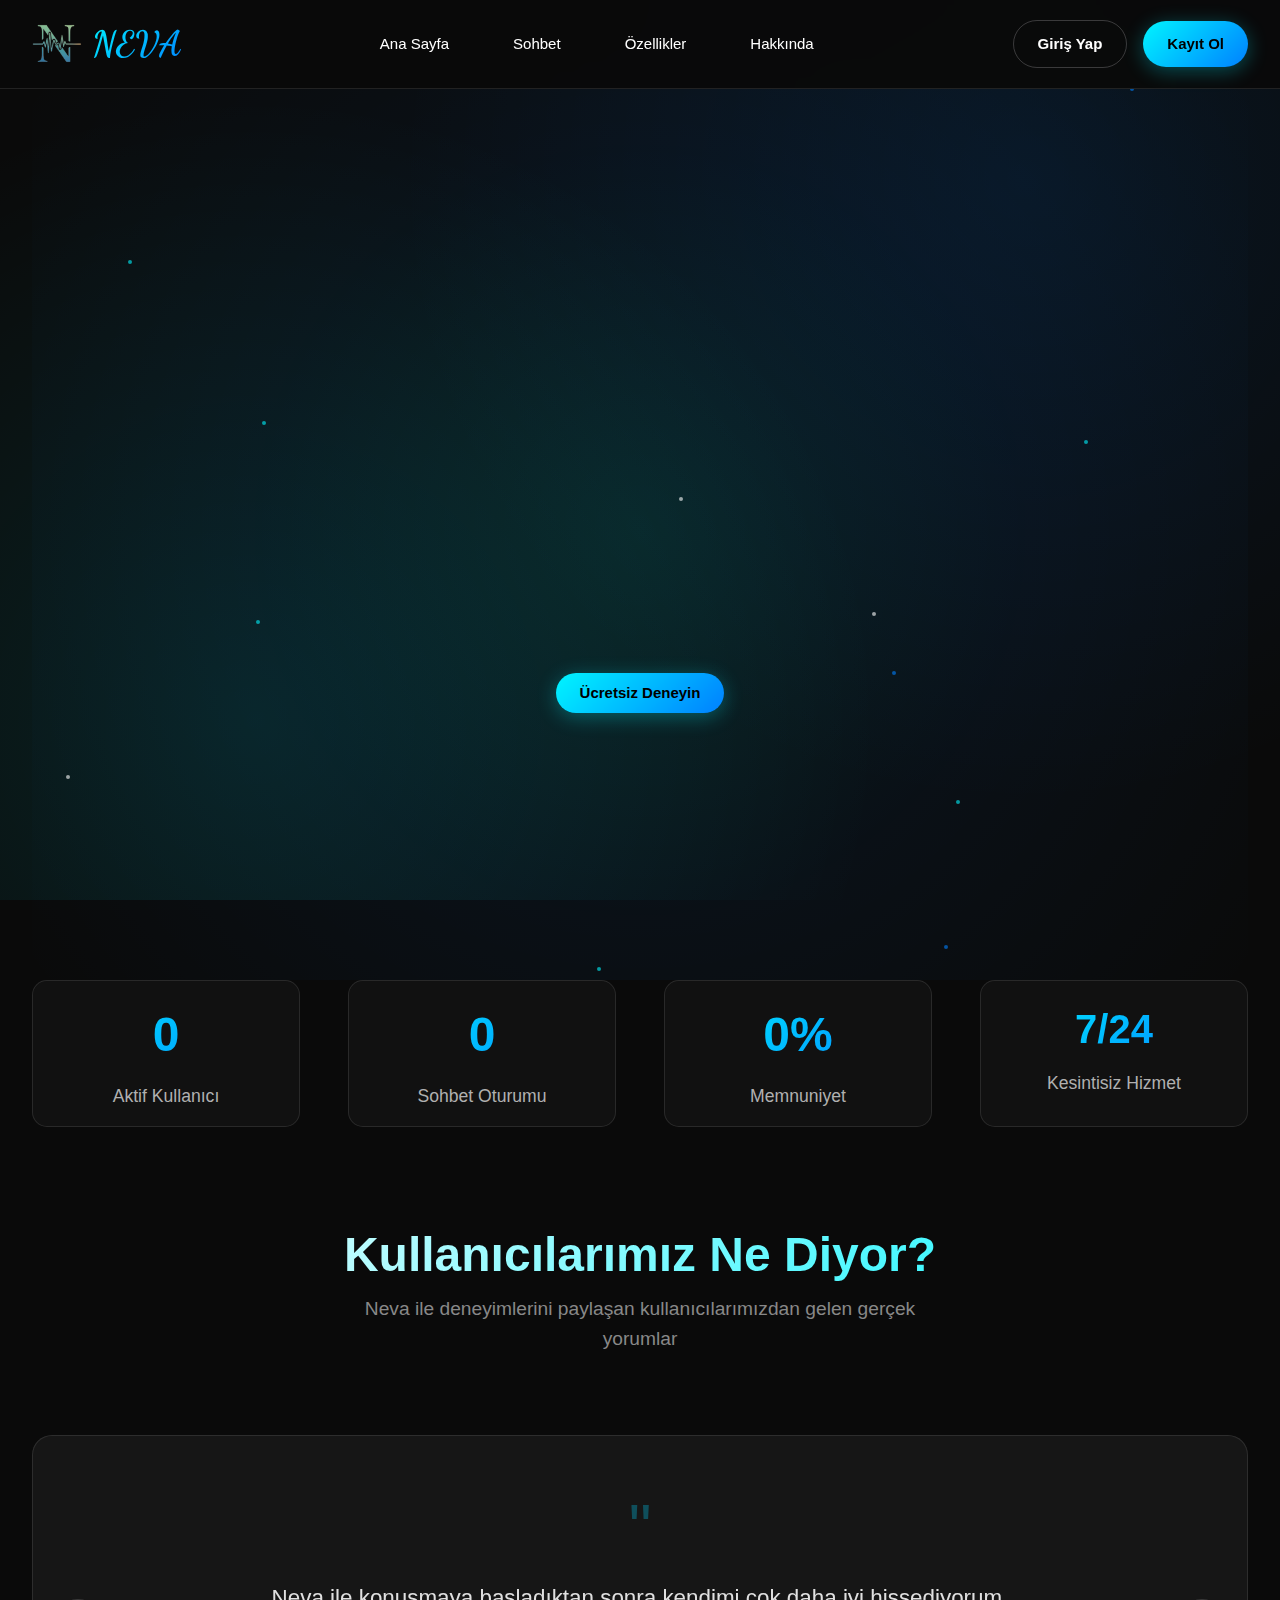
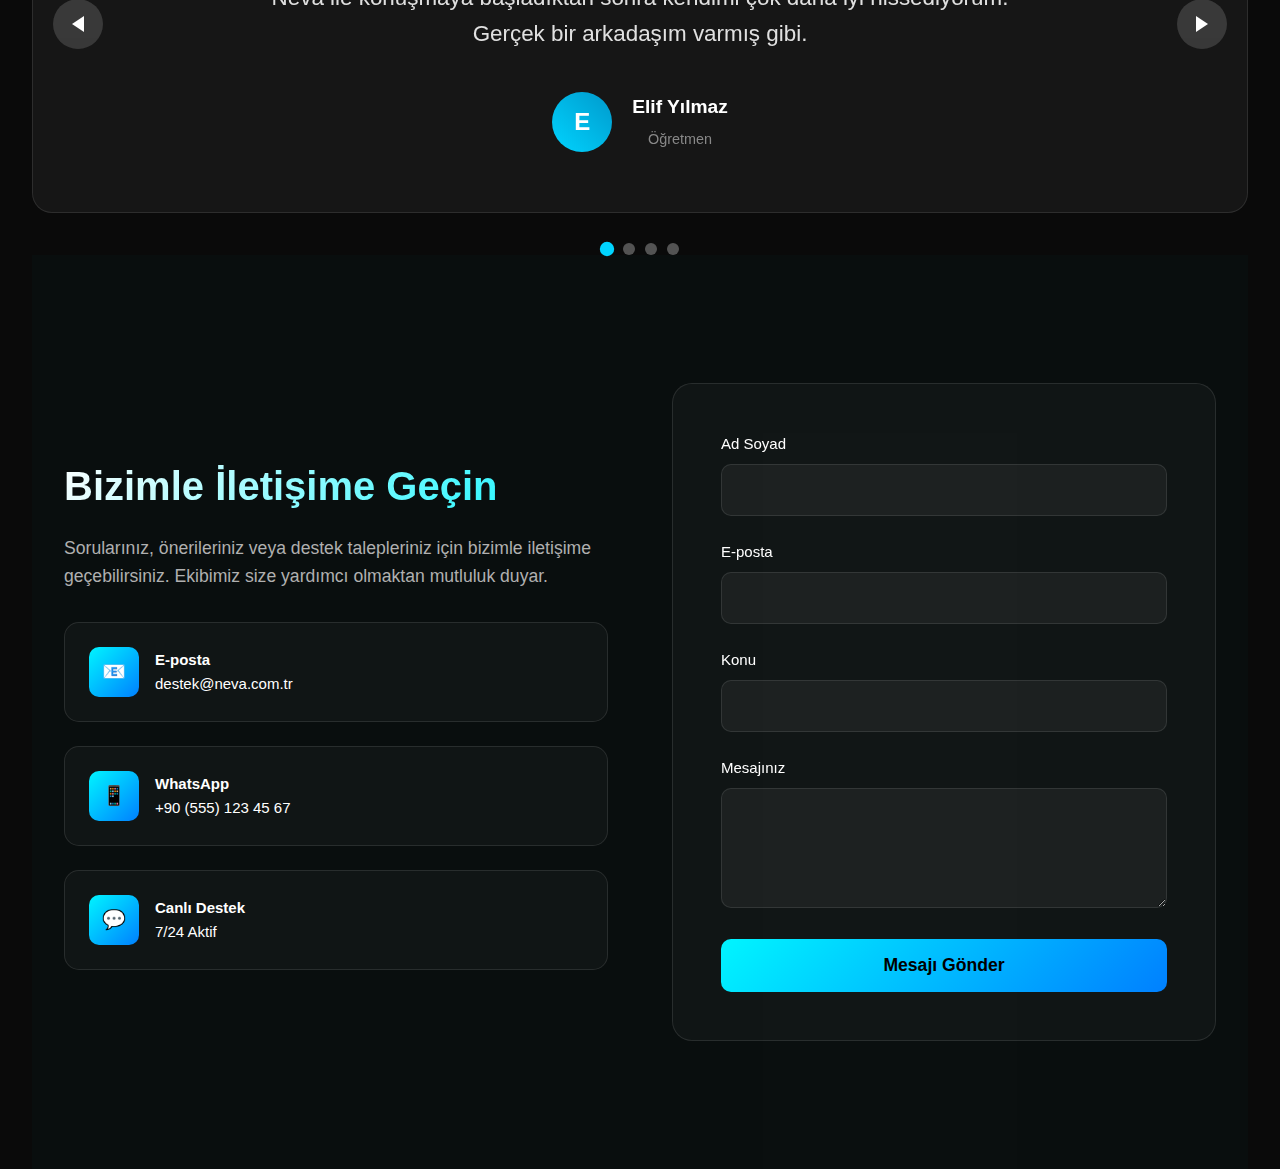
<file: frontend/index.html>
<!DOCTYPE html>
<html lang="tr">
<head>
    <meta charset="UTF-8">
    <meta name="viewport" content="width=device-width, initial-scale=1.0">
    <link href="https://fonts.googleapis.com/css2?family=Dancing+Script:wght@700&display=swap" rel="stylesheet">
    <link rel="preconnect" href="https://fonts.googleapis.com">
<link rel="preconnect" href="https://fonts.gstatic.com" crossorigin>
<link href="https://fonts.googleapis.com/css2?family=Lobster&family=Poppins:ital,wght@0,100;0,200;0,300;0,400;0,500;0,600;0,700;0,800;0,900;1,100;1,200;1,300;1,400;1,500;1,600;1,700;1,800;1,900&display=swap" rel="stylesheet">
    
<link rel="icon" href="image/favicon.png" type="image/png">


    
    <title>Neva - AI Sohbet Platformu</title>
    <link rel="stylesheet" href="styles.css">

</head>
<body>
    <!-- Nav -->
    <nav class="navbar">
        <div class="nav-container">
             <div class="logo-container" onclick="showPage('home')">
            <img src="image/nevalogo.png" alt="Neva Logo" class="logo-image">
            <span class="logo-text">NEVA</span>
            </div>
            <ul class="nav-menu">
                <li><a href="#" onclick="showPage('home')" class="active">Ana Sayfa</a></li>
                <li><a href="chat_landing.html" onclick="showPage('chat'); loadChat('anxiety')">Sohbet</a></li>
                <li><a href="#" onclick="showPage('features')">Özellikler</a></li>
                <li><a href="#" onclick="showPage('about')">Hakkında</a></li>
            </ul>

             <div class="auth-buttons">
            <a href="girisyap.html" class="nav-login" target="nav-login">Giriş Yap</a>
            <a href="kayitol.html"class="nav-cta" target="nav-cta">Kayıt Ol</a> 
        </div>
       
       <script>
    function openAuthPage(type) {
   
        const authPageUrl = type === 'login' ? '/login' : '/signup';
        window.open(authPageUrl, '_blank');
        
  showAuthModal(type);
    }
</script>
            <div class="mobile-menu-toggle" onclick="toggleMobileMenu()">
                <span></span>
                <span></span>
                <span></span>
            </div>
        </div>
 
        <!-- Mobile Menu-->
        <div class="mobile-menu-overlay" id="mobileMenuOverlay" onclick="closeMobileMenu()"></div>
    </nav>

    <div class="page-container">
        <!-- Home Page -->
        <section id="home" class="page-section active">
        
        <!-- Hero Section -->
    <section class="hero" id="home">
        <div class="floating-elements">
            <div class="floating-element" style="top: 20%; left: 10%; animation-delay: 0s;"></div>
            <div class="floating-element" style="top: 60%; left: 20%; animation-delay: 2s;"></div>
            <div class="floating-element" style="top: 40%; right: 15%; animation-delay: 4s;"></div>
            <div class="floating-element" style="top: 80%; right: 25%; animation-delay: 1s;"></div>
        <div class="floating-element" style="left: 53.0675%; top: 46.3857%; animation-delay: 0.368891s; background-color: rgb(255, 255, 255);"></div><div class="floating-element" style="left: 88.285%; top: 0.809385%; animation-delay: 0.58136s; background-color: rgb(0, 128, 255);"></div><div class="floating-element" style="left: 68.1603%; top: 59.0771%; animation-delay: 1.65228s; background-color: rgb(255, 255, 255);"></div><div class="floating-element" style="left: 20.4884%; top: 37.9383%; animation-delay: 4.75692s; background-color: rgb(0, 245, 255);"></div><div class="floating-element" style="left: 69.6857%; top: 65.6184%; animation-delay: 0.336272s; background-color: rgb(0, 128, 255);"></div><div class="floating-element" style="left: 5.14001%; top: 77.2008%; animation-delay: 3.07424s; background-color: rgb(255, 255, 255);"></div><div class="floating-element" style="left: 73.7628%; top: 96.1448%; animation-delay: 1.46427s; background-color: rgb(0, 128, 255);"></div><div class="floating-element" style="left: 46.6118%; top: 98.5388%; animation-delay: 5.22052s; background-color: rgb(0, 245, 255);"></div></div>
        <div class="hero-content">
            <h1 class="hero-title">Zihinsel Sağlığınızın Dijital Dostu</h1>
            <p class="hero-subtitle">Neva, yapay zeka ile desteklenen empati odaklı sohbet asistanınız. 7/24 yanınızda, her zaman anlayışlı.</p>
                <a href="kayitol.html" class="nav-cta" target="nav-cta">Ücretsiz Deneyin</a> 
             
            </a>
        </div>
    </section>
<!-- scroll bitiş -->
    

    <!-- Stats Section -->
 <section class="stats">
        <div class="stats-container">
            <div class="stat-item">
                <div class="stat-number" data-target="15000" data-suffix="+">0</div>
                <div class="stat-label">Aktif Kullanıcı</div>
            </div>
            <div class="stat-item">
                <div class="stat-number" data-target="100000" data-suffix="+">0</div>
                <div class="stat-label">Sohbet Oturumu</div>
            </div>
            <div class="stat-item">
                <div class="stat-number" data-target="99" data-suffix="%">0</div>
                <div class="stat-label">Memnuniyet</div>
            </div>
            <div class="stat-item">
                <div class="yediyirmidort">7/24</div>

                <div class="stat-label">Kesintisiz Hizmet</div>
            </div>
        </div>
    </section>


    <!-- kullanıcı yorumları başlangıç -->
<div class="container">
        <div class="header">
             <div class="section-header fade-in visible">
                <h2 class="section-title">Kullanıcılarımız Ne Diyor?</h2>
                <p class="section-subtitle">Neva ile deneyimlerini paylaşan kullanıcılarımızdan gelen gerçek yorumlar</p>
            </div>

        <div class="carousel-container">
            <div class="carousel-track" id="carouselTrack">
                <div class="testimonial-card">
                    <div class="quote-marks">"</div>
                    <div class="testimonial-text">
                        Neva ile konuşmaya başladıktan sonra kendimi çok daha iyi hissediyorum. Gerçek bir arkadaşım varmış gibi.
                    </div>
                    <div class="testimonial-author">
                        <div class="author-avatar">E</div>
                        <div class="author-info">
                            <h3>Elif Yılmaz</h3>
                            <p>Öğretmen</p>
                        </div>
                    </div>
                </div>

                <div class="testimonial-card">
                    <div class="quote-marks">"</div>
                    <div class="testimonial-text">
                        Kaygı krizlerinde Neva'nın desteği sayesinde kendimi toparlayabiliyorum. Çok değerli bir asistan.
                    </div>
                    <div class="testimonial-author">
                        <div class="author-avatar">M</div>
                        <div class="author-info">
                            <h3>Murat Kaya</h3>
                            <p>Mühendis</p>
                        </div>
                    </div>
                </div>

                <div class="testimonial-card">
                    <div class="quote-marks">"</div>
                    <div class="testimonial-text">
                        Gece uyuyamadığım zamanlar Neva ile konuşarak sakinleşiyorum. Gerçekten anlayışlı ve yardımcı.
                    </div>
                    <div class="testimonial-author">
                        <div class="author-avatar">S</div>
                        <div class="author-info">
                            <h3>Selin Özkan</h3>
                            <p>Grafik Tasarımcı</p>
                        </div>
                    </div>
                </div>

                <div class="testimonial-card">
                    <div class="quote-marks">"</div>
                    <div class="testimonial-text">
                        Neva'nın önerileri sayesinde stresli günlerimi daha kolay atlatıyorum. Harika bir deneyim!
                    </div>
                    <div class="testimonial-author">
                        <div class="author-avatar">A</div>
                        <div class="author-info">
                            <h3>Ahmet Demir</h3>
                            <p>İnsan Kaynakları</p>
                        </div>
                    </div>
                </div>
            </div>

            <button class="navigation nav-prev" onclick="prevSlide()">
                <div class="nav-arrow left"></div>
            </button>
            <button class="navigation nav-next" onclick="nextSlide()">
                <div class="nav-arrow right"></div>
            </button>
        </div>

        <div class="indicators" id="indicators">
            <div class="indicator active" onclick="goToSlide(0)"></div>
            <div class="indicator" onclick="goToSlide(1)"></div>
            <div class="indicator" onclick="goToSlide(2)"></div>
            <div class="indicator" onclick="goToSlide(3)"></div>
        </div>
    </div>
<!-- kullanıcı yorumları animasyonu -->
    <script>
        let currentSlide = 0;
        const totalSlides = 4;
        const track = document.getElementById('carouselTrack');
        const indicators = document.querySelectorAll('.indicator');

        function updateSlide() {
            const offset = -currentSlide * 100;
            track.style.transform = `translateX(${offset}%)`;
            
            indicators.forEach((indicator, index) => {
                indicator.classList.toggle('active', index === currentSlide);
            });
        }

        function nextSlide() {
            currentSlide = (currentSlide + 1) % totalSlides;
            updateSlide();
        }

        function prevSlide() {
            currentSlide = (currentSlide - 1 + totalSlides) % totalSlides;
            updateSlide();
        }

        function goToSlide(index) {
            currentSlide = index;
            updateSlide();
        }

        let autoPlayInterval = setInterval(nextSlide, 5000);

        const container = document.querySelector('.carousel-container');
        container.addEventListener('mouseenter', () => {
            clearInterval(autoPlayInterval);
        });

        container.addEventListener('mouseleave', () => {
            autoPlayInterval = setInterval(nextSlide, 5000);
        });

        let startX = 0;
        let currentX = 0;
        let isDragging = false;

        container.addEventListener('touchstart', (e) => {
            startX = e.touches[0].clientX;
            isDragging = true;
        });

        container.addEventListener('touchmove', (e) => {
            if (!isDragging) return;
            currentX = e.touches[0].clientX;
        });

        container.addEventListener('touchend', () => {
            if (!isDragging) return;
            isDragging = false;
            
            const diffX = startX - currentX;
            const threshold = 50;
            
            if (Math.abs(diffX) > threshold) {
                if (diffX > 0) {
                    nextSlide();
                } else {
                    prevSlide();
                }
            }
        });

        document.addEventListener('keydown', (e) => {
            if (e.key === 'ArrowLeft') {
                prevSlide();
            } else if (e.key === 'ArrowRight') {
                nextSlide();
            }
        });
    </script>
<!-- kullanıcı yorumları bitiş -->

    <!-- İletişim -->
    <section class="contact" id="contact">
        <div class="contact-container">
            <div class="contact-info fade-in visible">
                <h2 class="contact-title">Bizimle İletişime Geçin</h2>
                <p class="contact-description">Sorularınız, önerileriniz veya destek talepleriniz için bizimle iletişime geçebilirsiniz. Ekibimiz size yardımcı olmaktan mutluluk duyar.</p>
                <div class="contact-details">
                    <div class="contact-item">
                        <div class="contact-icon">📧</div>
                        <div>
                            <strong>E-posta</strong><br>
                            destek@neva.com.tr
                        </div>
                    </div>
                    <div class="contact-item">
                        <div class="contact-icon">📱</div>
                        <div>
                            <strong>WhatsApp</strong><br>
                            +90 (555) 123 45 67
                        </div>
                    </div>
                    <div class="contact-item">
                        <div class="contact-icon">💬</div>
                        <div>
                            <strong>Canlı Destek</strong><br>
                            7/24 Aktif
                        </div>
                    </div>
                </div>
            </div>
            <div class="contact-form fade-in visible">
                <form>
                    <div class="form-group">
                        <label for="name" class="form-label">Ad Soyad</label>
                        <input type="text" id="name" class="form-input" required="">
                    </div>
                    <div class="form-group">
                        <label for="email" class="form-label">E-posta</label>
                        <input type="email" id="email" class="form-input" required="">
                    </div>
                    <div class="form-group">
                        <label for="subject" class="form-label">Konu</label>
                        <input type="text" id="subject" class="form-input" required="">
                    </div>
                    <div class="form-group">
                        <label for="message" class="form-label">Mesajınız</label>
                        <textarea id="message" class="form-input form-textarea" required=""></textarea>
                    </div>
                    <button type="submit" class="form-submit">Mesajı Gönder</button>
                </form>
            </div>
        </div>
    </section>
        </section>

      

        <!-- Özellikler -->
        <section id="features" class="page-section">
            <h1 class="page-title fade-in">Neva'nın Özellikleri</h1>
            <p class="page-subtitle fade-in">Yapay zeka teknolojisi ile desteklenen gelişmiş özellikler</p>
            
            <div class="features-grid fade-in">
                <div class="feature-card">
                    <div class="feature-icon">🎯</div>
                    <h3 class="feature-title">Sesli Etkileşim</h3>
                    <p class="feature-description">Gelişmiş STT (Speech-to-Text) ve TTS (Text-to-Speech) teknolojileri</p>
                    <ul class="feature-list">
                        <li>Doğal ses tanıma</li>
                        <li>Empati odaklı sesli yanıtlar</li>
                        <li>Kısa süreli hafıza</li>
                        <li>Kriz anı desteği</li>
                    </ul>
                </div>
                
                <div class="feature-card">
                    <div class="feature-icon">💡</div>
                    <h3 class="feature-title">Akıllı Analiz</h3>
                    <p class="feature-description">Kullanıcı duygularını anlayan ve analiz eden yapay zeka</p>
                    <ul class="feature-list">
                        <li>Duygu analizi</li>
                        <li>Davranış kalıpları</li>
                        <li>Kişiselleştirilmiş öneriler</li>
                        <li>Profesyonel yönlendirme</li>
                    </ul>
                </div>
                
                <div class="feature-card">
                    <div class="feature-icon">🛡️</div>
                    <h3 class="feature-title">Güvenlik & Gizlilik</h3>
                    <p class="feature-description">Kullanıcı verilerinin tam güvenliği ve gizliliği</p>
                    <ul class="feature-list">
                        <li>End-to-end şifreleme</li>
                        <li>Veri saklanmaz</li>
                        <li>Anonim sohbet</li>
                        <li>GDPR uyumlu</li>
                    </ul>
                </div>
                
                <div class="feature-card">
                    <div class="feature-icon">📱</div>
                    <h3 class="feature-title">Çoklu Platform</h3>
                    <p class="feature-description">Web, mobil ve masaüstü uygulamalarında kesintisiz deneyim</p>
                    <ul class="feature-list">
                        <li>Responsive web arayüzü</li>
                        <li>Mobil uygulama</li>
                        <li>Senkronize veriler</li>
                        <li>Offline destek</li>
                    </ul>
                </div>
                
                <div class="feature-card">
                    <div class="feature-icon">🧬</div>
                    <h3 class="feature-title">Öğrenme Yeteneği</h3>
                    <p class="feature-description">Sürekli öğrenen ve gelişen yapay zeka teknolojisi</p>
                    <ul class="feature-list">
                        <li>Makine öğrenmesi</li>
                        <li>Kullanıcı geri bildirim</li>
                        <li>Sürekli iyileştirme</li>
                        <li>Güncel bilgi tabanı</li>
                    </ul>
                </div>
                
                <div class="feature-card">
                    <div class="feature-icon">🎨</div>
                    <h3 class="feature-title">Kullanıcı Dostu Arayüz</h3>
                    <p class="feature-description">Basit, anlaşılır ve erişilebilir kullanıcı arayüzü</p>
                    <ul class="feature-list">
                        <li>Minimal tasarım</li>
                        <li>Kolay navigasyon</li>
                        <li>Erişilebilirlik</li>
                        <li>Kişiselleştirilebilir</li>
                    </ul>
                </div>
            </div>
        </section>

        <!-- Hakkında-->
        <section id="about" class="page-section">
            <h1 class="page-title fade-in">Neva Hakkında</h1>
            <p class="page-subtitle fade-in">Yapay zeka destekli psikolojik destek platformu</p>
            
            <div class="about-content fade-in">
                <div class="about-text">
                    <h3 style="color: #00f5ff; margin-bottom: 1rem;">Misyonumuz</h3>
                    <p>Neva, modern yaşamın getirdiği stres, kaygı ve yalnızlık gibi zorluklarla mücadele eden bireylere destek olmak amacıyla geliştirilmiş, yapay zeka tabanlı bir psikolojik destek ve sohbet asistanıdır.</p>
                    
                    <h3 style="color: #00f5ff; margin-bottom: 1rem; margin-top: 2rem;">Vizyonumuz</h3>
                    <p>Herkesin ihtiyaç duyduğu anda konuşabileceği bir "dijital sırdaş" yaratarak zihinsel farkındalığı artırmak ve yalnızlık hissini azaltmaktır.</p>
                    
                    <h3 style="color: #00f5ff; margin-bottom: 1rem; margin-top: 2rem;">Teknolojimiz</h3>
                    <p>Gelişmiş doğal dil işleme, duygu analizi ve makine öğrenmesi teknolojileri kullanarak, kullanıcılarına empati odaklı, anlayışlı ve güvenli bir sohbet deneyimi sunuyoruz.</p>
                </div>
                
                <div class="about-image">
                    <div style="font-size: 4rem; margin-bottom: 1rem;">🤖</div>
                    <h3 style="color: #00f5ff; margin-bottom: 1rem;">Neva AI</h3>
                    <p>Yapay zeka destekli psikolojik destek asistanı</p>
                </div>
            </div>
        
        </section>
    </div>


 <!-- sayaç başlangıç --> 
    <script>
        document.addEventListener('DOMContentLoaded', function() {
            const statItems = document.querySelectorAll('.stat-item');
            let animationTimers = [];
            
            function resetAnimation() {
                // Önceki animasyonları temizle
                animationTimers.forEach(timer => clearInterval(timer));
                animationTimers = [];
                
                // Tüm sayıları sıfırla
                statItems.forEach(item => {
                    const numberElement = item.querySelector('.stat-number');
                    numberElement.textContent = '0';
                    item.classList.remove('visible');
                    item.removeAttribute('data-animated');
                });
            }
            
            function animateValue(element, target, suffix = '') {
                const duration = 2000;
                const start = 0;
                const increment = target / (duration / 16); 
                let current = start;
                const isPercentage = suffix === '%';
                
                const timer = setInterval(() => {
                    current += increment;
                    if (current >= target) {
                        clearInterval(timer);
                        current = target;
                    }
                    
                    if (isPercentage) {
                        element.textContent = Math.floor(current) + suffix;
                    } else {
                        element.textContent = Math.floor(current).toLocaleString() + suffix;
                    }
                }, 16);
                
                animationTimers.push(timer);
            }
            
            function checkVisibility() {
                const triggerBottom = window.innerHeight / 5 * 4;
                let anyVisible = false;
                
                statItems.forEach(item => {
                    const itemTop = item.getBoundingClientRect().top;
                    
                    if (itemTop < triggerBottom) {
                        anyVisible = true;
                        item.classList.add('visible');
                        
                        const numberElement = item.querySelector('.stat-number');
                        const target = parseInt(numberElement.getAttribute('data-target'));
                        const suffix = numberElement.getAttribute('data-suffix') || '';
                        
                        if (!item.hasAttribute('data-animated') || 
                            numberElement.textContent === '0' + suffix) {
                            animateValue(numberElement, target, suffix);
                            item.setAttribute('data-animated', 'true');
                        }
                    } else {
                        item.classList.remove('visible');
                        const numberElement = item.querySelector('.stat-number');
                        const suffix = numberElement.getAttribute('data-suffix') || '';
                        numberElement.textContent = '0' + (suffix === '%' ? suffix : '');
                        item.removeAttribute('data-animated');
                    }
                });
                
                if (!anyVisible) {
                    resetAnimation();
                }
            }
            
            window.addEventListener('scroll', checkVisibility);
            window.addEventListener('resize', checkVisibility);
            checkVisibility();
        });
    </script>
<!-- sayaç bitiş-->



    <script>
        // nav
        function showPage(pageId) {

            document.querySelectorAll('.page-section').forEach(page => {
                page.classList.remove('active');
            });
            
            const targetPage = document.getElementById(pageId);
            if (targetPage) {
                targetPage.classList.add('active');
            }
            
            document.querySelectorAll('.nav-menu a').forEach(link => {
                link.classList.remove('active');
            });
            
            const clickedElement = event ? event.target : null;
            if (clickedElement) {
                clickedElement.classList.add('active');
            }
            
            if (targetPage) {
                targetPage.classList.add('fade-in');
            }
        }

       
</script>

<!-- en alttaki iletişimin altındaki bölüm -->

 <!-- <div style="background-color: #001311; padding: 15px 0; text-align: center; border-top: 1px solid #000000;">
    <div style="color: #777; font-size: 14px;">
        © 2025 NEVA
    </div>  -->
</body>
</html>
</file>
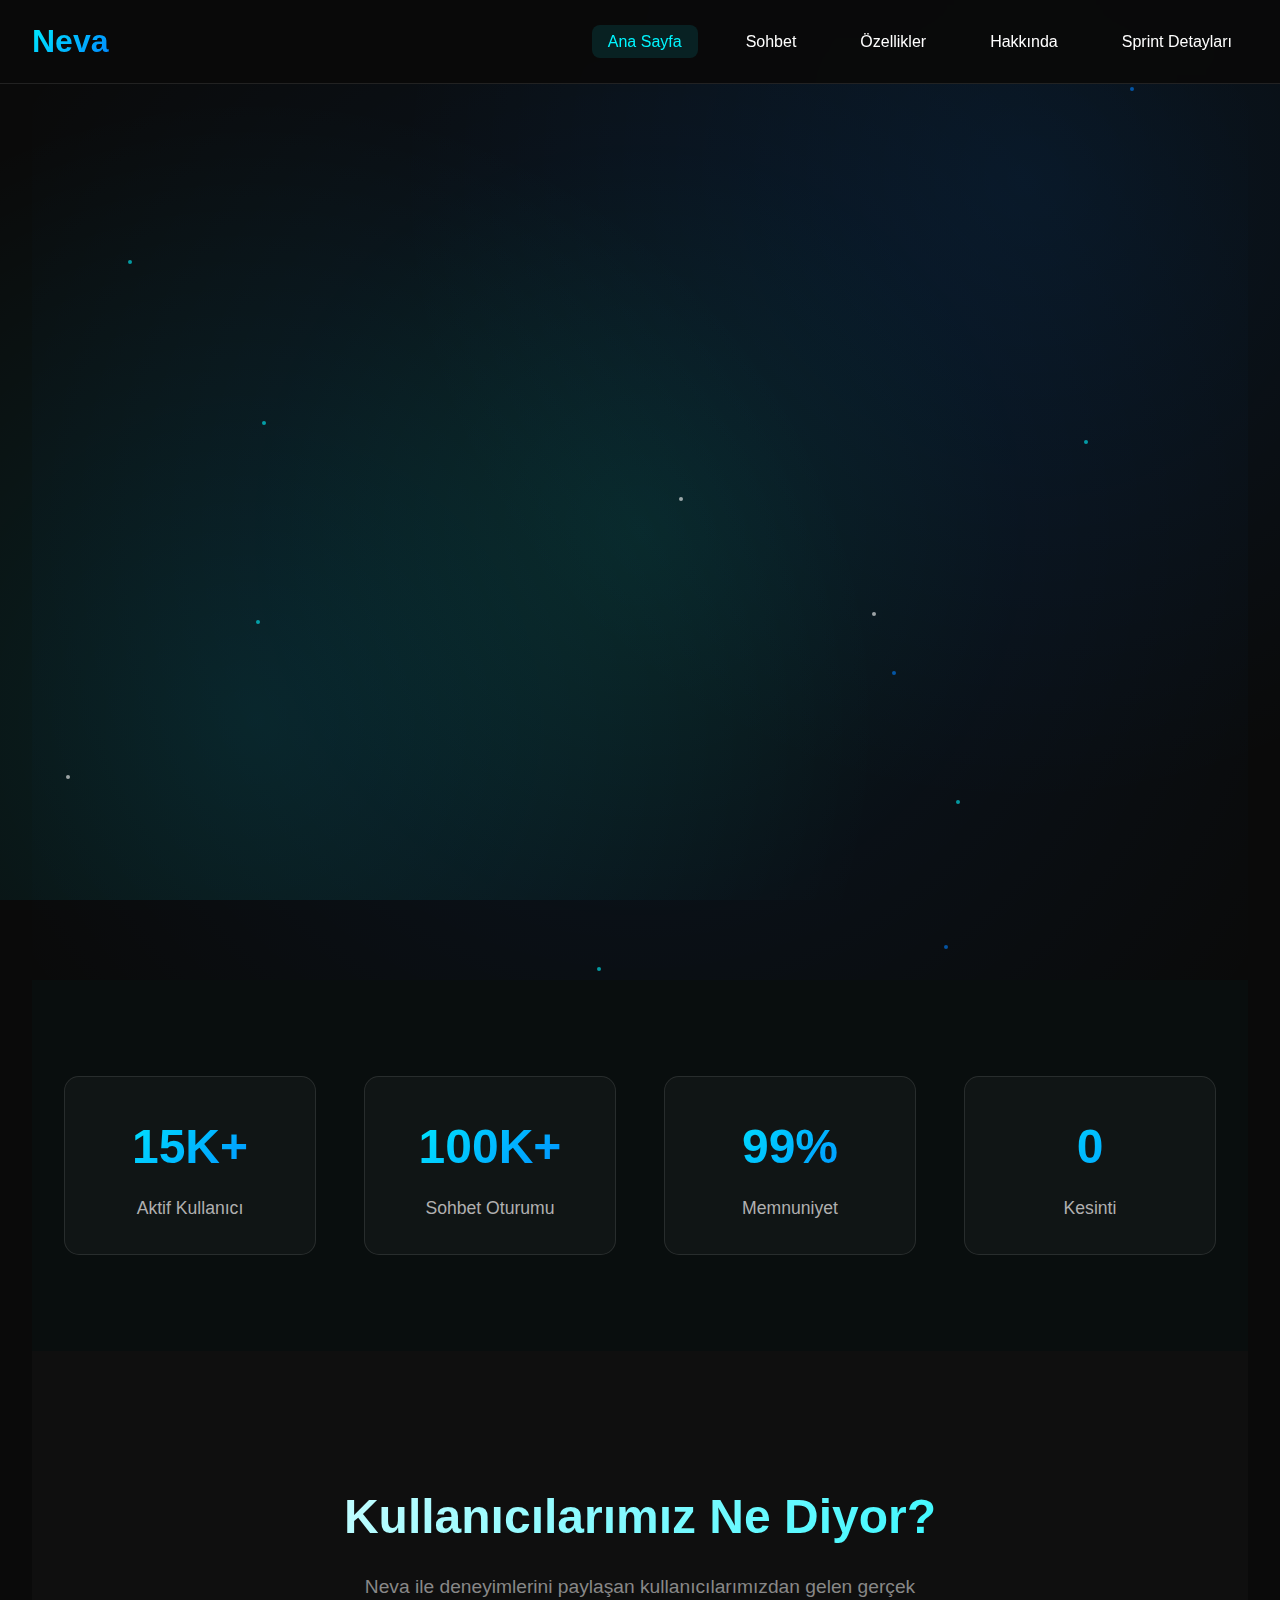
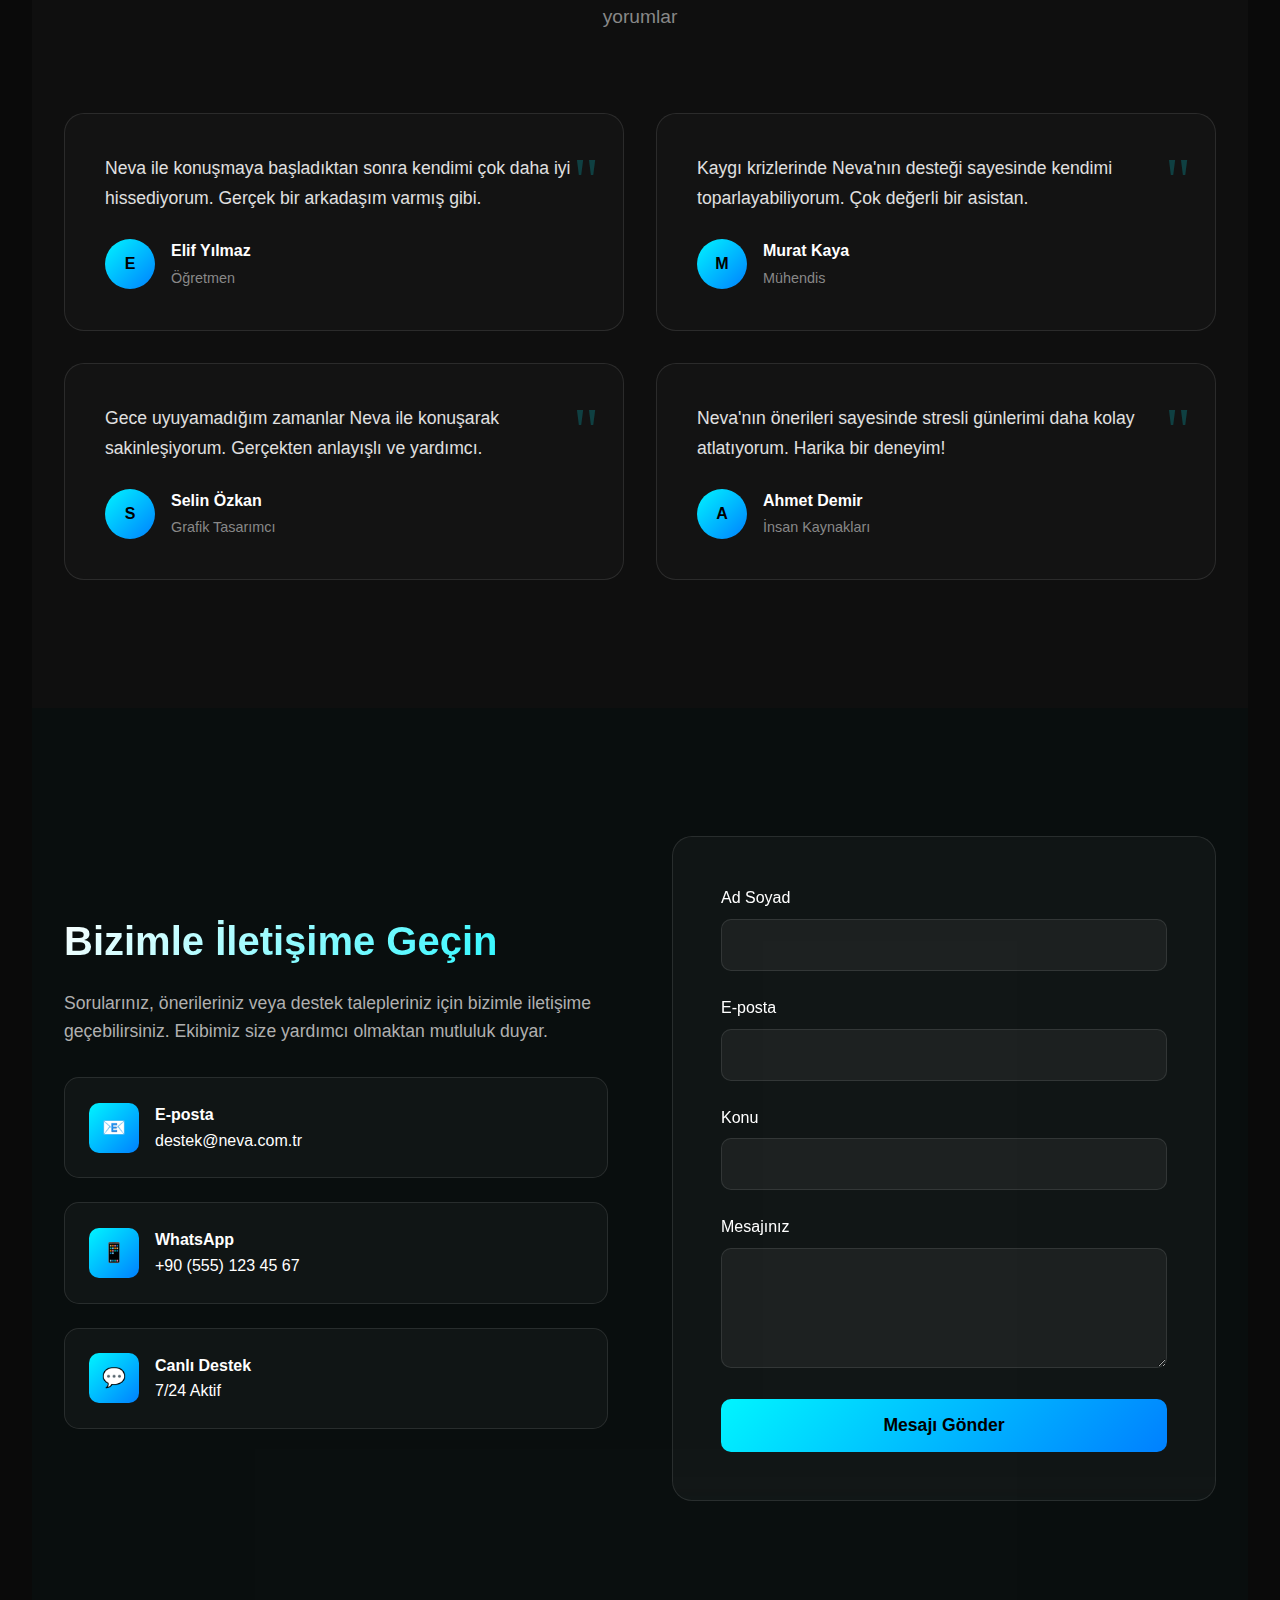
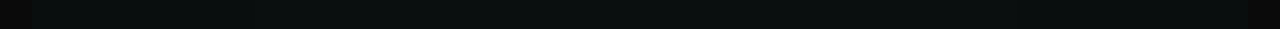
<file: psyai_linked_pages/index.html>
<!DOCTYPE html>
<html lang="tr">
<head>
    <meta charset="UTF-8">
    <meta name="viewport" content="width=device-width, initial-scale=1.0">
    <title>Neva - AI Sohbet Platformu</title>
    <style>
        * {
            margin: 0;
            padding: 0;
            box-sizing: border-box;
        }

        body {
            font-family: 'Inter', -apple-system, BlinkMacSystemFont, sans-serif;
            background: #0a0a0a;
            color: #ffffff;
            line-height: 1.6;
        }

        /* Navigation */
        .navbar {
            position: fixed;
            top: 0;
            width: 100%;
            z-index: 1000;
            background: rgba(10, 10, 10, 0.98);
            backdrop-filter: blur(20px);
            border-bottom: 1px solid rgba(255, 255, 255, 0.1);
            padding: 1rem 0;
        }

        .nav-container {
            max-width: 1400px;
            margin: 0 auto;
            display: flex;
            justify-content: space-between;
            align-items: center;
            padding: 0 2rem;
            position: relative;
        }

        .logo {
            font-size: 2rem;
            font-weight: 700;
            background: linear-gradient(135deg, #00f5ff, #0080ff);
            -webkit-background-clip: text;
            -webkit-text-fill-color: transparent;
            background-clip: text;
            cursor: pointer;
            z-index: 1001;
        }

        .nav-menu {
            display: flex;
            gap: 2rem;
            list-style: none;
        }

        .nav-menu a {
            color: #ffffff;
            text-decoration: none;
            font-weight: 500;
            transition: all 0.3s ease;
            padding: 0.5rem 1rem;
            border-radius: 8px;
        }

        .nav-menu a:hover, .nav-menu a.active {
            color: #00f5ff;
            background: rgba(0, 245, 255, 0.1);
        }

        /* Mobile Menu */
        .mobile-menu-toggle {
            display: none;
            flex-direction: column;
            cursor: pointer;
            z-index: 1001;
        }

        .mobile-menu-toggle span {
            width: 25px;
            height: 3px;
            background: #ffffff;
            margin: 3px 0;
            transition: 0.3s;
            border-radius: 3px;
        }

        .mobile-menu-toggle.active span:nth-child(1) {
            transform: rotate(-45deg) translate(-5px, 6px);
            background: #00f5ff;
        }

        .mobile-menu-toggle.active span:nth-child(2) {
            opacity: 0;
        }

        .mobile-menu-toggle.active span:nth-child(3) {
            transform: rotate(45deg) translate(-5px, -6px);
            background: #00f5ff;
        }

        .mobile-menu {
            position: fixed;
            top: 0;
            left: -100%;
            width: 80%;
            height: 100vh;
            background: rgba(10, 10, 10, 0.98);
            backdrop-filter: blur(20px);
            transition: left 0.3s ease;
            z-index: 1000;
            padding-top: 100px;
            border-right: 1px solid rgba(255, 255, 255, 0.1);
        }

        .mobile-menu.active {
            left: 0;
        }

        .mobile-menu-items {
            display: flex;
            flex-direction: column;
            gap: 0;
            padding: 0 2rem;
        }

        .mobile-menu-items a {
            color: #ffffff;
            text-decoration: none;
            font-weight: 500;
            padding: 1.5rem 1rem;
            border-bottom: 1px solid rgba(255, 255, 255, 0.1);
            transition: all 0.3s ease;
            display: flex;
            align-items: center;
            gap: 1rem;
            font-size: 1.1rem;
        }

        .mobile-menu-items a:hover, .mobile-menu-items a.active {
            color: #00f5ff;
            background: rgba(0, 245, 255, 0.1);
            transform: translateX(10px);
        }

        .mobile-menu-items a::before {
            content: '';
            width: 4px;
            height: 4px;
            background: #00f5ff;
            border-radius: 50%;
            opacity: 0;
            transition: opacity 0.3s ease;
        }

        .mobile-menu-items a:hover::before, .mobile-menu-items a.active::before {
            opacity: 1;
        }

        .mobile-menu-overlay {
            position: fixed;
            top: 0;
            left: 0;
            width: 100%;
            height: 100vh;
            background: rgba(0, 0, 0, 0.5);
            z-index: 999;
            opacity: 0;
            visibility: hidden;
            transition: all 0.3s ease;
        }

        .mobile-menu-overlay.active {
            opacity: 1;
            visibility: visible;
        }

        /* Page Container */
        .page-container {
            margin-top: 80px;
            min-height: calc(100vh - 80px);
        }

        /* Page Sections */
        .page-section {
            display: none;
            padding: 0rem 2rem;
            max-width: 1400px;
            margin: 0 auto;
        }

        .page-section.active {
            display: block;
        }

        
        .page-title {
            font-size: 3rem;
            font-weight: 700;
            margin-bottom: 2rem;
            background: linear-gradient(135deg, #ffffff, #00f5ff);
            -webkit-background-clip: text;
            -webkit-text-fill-color: transparent;
            background-clip: text;
            text-align: center;
        }

        .page-subtitle {
            font-size: 1.2rem;
            color: #888;
            text-align: center;
            margin-bottom: 4rem;
            max-width: 800px;
            margin-left: auto;
            margin-right: auto;
        }

        /* Chat Interface */
        .chat-container {
            max-width: 1200px;
            margin: 0 auto;
            display: grid;
            grid-template-columns: 300px 1fr;
            gap: 2rem;
            height: 80vh;
        }

        .chat-sidebar {
            background: rgba(255, 255, 255, 0.03);
            border: 1px solid rgba(255, 255, 255, 0.1);
            border-radius: 20px;
            padding: 2rem;
            backdrop-filter: blur(10px);
        }

        .chat-list {
            display: flex;
            flex-direction: column;
            gap: 1rem;
            max-height: 500px;
            overflow-y: auto;
        }

        .chat-item {
            padding: 1rem;
            margin-right: 5px;  
            background: rgba(255, 255, 255, 0.05);
            border-radius: 10px;
            cursor: pointer;
            transition: all 0.3s ease;
            border: 1px solid transparent;
        }

        .chat-item:hover, .chat-item.active {
            background: rgba(0, 245, 255, 0.1);
            border-color: rgba(0, 245, 255, 0.3);
            transform: translateX(5px);
        }

        .chat-item-title {
            font-weight: 600;
            margin-bottom: 0.5rem;
            color: #ffffff;
        }

        .chat-item-preview {
            font-size: 0.9rem;
            color: #888;
        }

        .chat-item-date {
            font-size: 0.8rem;
            color: #666;
            margin-top: 0.5rem;
        }

        .chat-main {
            display: flex;
            flex-direction: column;
            background: rgba(255, 255, 255, 0.03);
            border: 1px solid rgba(255, 255, 255, 0.1);
            border-radius: 20px;
            backdrop-filter: blur(10px);
        }

        .chat-header {
            padding: 1.5rem 2rem;
            border-bottom: 1px solid rgba(255, 255, 255, 0.1);
            display: flex;
            align-items: center;
            gap: 1rem;
        }

        .chat-avatar {
            width: 50px;
            height: 50px;
            background: linear-gradient(135deg, #00f5ff, #0080ff);
            border-radius: 50%;
            display: flex;
            align-items: center;
            justify-content: center;
            font-weight: 600;
            color: #000;
        }

        .chat-info h3 {
            color: #ffffff;
            margin-bottom: 0.2rem;
        }

        .chat-status {
            color: #00f5ff;
            font-size: 0.9rem;
        }

        .chat-messages {
            flex: 1;
            padding: 2rem;
            overflow-y: auto;
            display: flex;
            flex-direction: column;
            gap: 1rem;
        }

        .message {
            max-width: 70%;
            padding: 1rem 1.5rem;
            border-radius: 20px;
            position: relative;
        }

        .message.user {
            background: linear-gradient(135deg, #00f5ff, #0080ff);
            color: #000;
            align-self: flex-end;
            border-bottom-right-radius: 5px;
        }

        .message.ai {
            background: rgba(255, 255, 255, 0.1);
            color: #ffffff;
            align-self: flex-start;
            border-bottom-left-radius: 5px;
            border: 1px solid rgba(255, 255, 255, 0.1);
        }

        .message-time {
            font-size: 0.8rem;
            opacity: 0.7;
            margin-top: 0.5rem;
        }

        .chat-input {
            padding: 1.5rem 2rem;
            border-top: 1px solid rgba(255, 255, 255, 0.1);
            display: flex;
            gap: 1rem;
            align-items: center;
        }

        .chat-input input {
            flex: 1;
            padding: 1rem;
            background: rgba(255, 255, 255, 0.05);
            border: 1px solid rgba(255, 255, 255, 0.1);
            border-radius: 25px;
            color: #ffffff;
            font-size: 1rem;
        }

        .chat-input input:focus {
            outline: none;
            border-color: #00f5ff;
        }

        .chat-send {
            background: linear-gradient(135deg, #00f5ff, #0080ff);
            color: #000;
            border: none;
            padding: 1rem 1.5rem;
            border-radius: 25px;
            cursor: pointer;
            font-weight: 600;
            transition: all 0.3s ease;
        }

        .chat-send:hover {
            transform: translateY(-2px);
            box-shadow: 0 10px 30px rgba(0, 245, 255, 0.3);
        }

        /* Features Grid */
        .features-grid {
            display: grid;
            grid-template-columns: repeat(auto-fit, minmax(350px, 1fr));
            gap: 2rem;
            margin-top: 2rem;
        }

        .feature-card {
            background: rgba(255, 255, 255, 0.03);
            border: 1px solid rgba(255, 255, 255, 0.1);
            border-radius: 20px;
            padding: 2.5rem;
            transition: all 0.3s ease;
            backdrop-filter: blur(10px);
        }

        .feature-card:hover {
            transform: translateY(-10px);
            border-color: rgba(0, 245, 255, 0.3);
            box-shadow: 0 20px 40px rgba(0, 245, 255, 0.1);
        }

        .feature-icon {
            width: 60px;
            height: 60px;
            background: linear-gradient(135deg, #00f5ff, #0080ff);
            border-radius: 12px;
            display: flex;
            align-items: center;
            justify-content: center;
            margin-bottom: 1.5rem;
            font-size: 1.5rem;
        }

        .feature-title {
            font-size: 1.5rem;
            font-weight: 600;
            margin-bottom: 1rem;
            color: #ffffff;
        }

        .feature-description {
            color: #b0b0b0;
            line-height: 1.7;
            margin-bottom: 1.5rem;
        }

        .feature-list {
            list-style: none;
            display: flex;
            flex-direction: column;
            gap: 0.5rem;
        }

        .feature-list li {
            color: #888;
            padding-left: 1.5rem;
            position: relative;
        }

        .feature-list li::before {
            content: '✓';
            color: #00f5ff;
            font-weight: bold;
            position: absolute;
            left: 0;
        }

        /* About Section */
        .about-content {
            display: grid;
            grid-template-columns: 1fr 1fr;
            gap: 4rem;
            align-items: center;
            margin-top: 2rem;
        }

        .about-text {
            font-size: 1.1rem;
            color: #b0b0b0;
            line-height: 1.8;
        }

        .about-image {
            background: linear-gradient(135deg, rgba(0, 245, 255, 0.1), rgba(0, 128, 255, 0.1));
            border-radius: 20px;
            padding: 3rem;
            text-align: center;
            border: 1px solid rgba(255, 255, 255, 0.1);
        }

        .about-stats {
            display: grid;
            grid-template-columns: repeat(2, 1fr);
            gap: 2rem;
            margin-top: 3rem;
        }

        .stat-item {
            text-align: center;
            padding: 2rem;
            background: rgba(255, 255, 255, 0.03);
            border-radius: 15px;
            border: 1px solid rgba(255, 255, 255, 0.1);
        }

        .stat-number {
            font-size: 2.5rem;
            font-weight: 800;
            background: linear-gradient(135deg, #00f5ff, #0080ff);
            -webkit-background-clip: text;
            -webkit-text-fill-color: transparent;
            background-clip: text;
        }

        .stat-label {
            color: #888;
            margin-top: 0.5rem;
        }

        /* Sprint Details */
        .sprint-card {
            background: rgba(255, 255, 255, 0.03);
            border: 1px solid rgba(255, 255, 255, 0.1);
            border-radius: 20px;
            padding: 2rem;
            margin-bottom: 2rem;
            backdrop-filter: blur(10px);
        }

        .sprint-header {
            display: flex;
            justify-content: space-between;
            align-items: center;
            margin-bottom: 1.5rem;
        }

        .sprint-title {
            font-size: 1.5rem;
            font-weight: 600;
            color: #ffffff;
        }

        .sprint-status {
            padding: 0.5rem 1rem;
            border-radius: 20px;
            font-size: 0.9rem;
            font-weight: 500;
        }

        .sprint-status.completed {
            background: rgba(0, 245, 255, 0.2);
            color: #00f5ff;
        }

        .sprint-status.in-progress {
            background: rgba(255, 193, 7, 0.2);
            color: #ffc107;
        }

        .sprint-details {
            display: grid;
            grid-template-columns: 1fr 1fr;
            gap: 2rem;
        }

        .sprint-info h4 {
            color: #00f5ff;
            margin-bottom: 1rem;
        }

        * {
            margin: 0;
            padding: 0;
            box-sizing: border-box;
        }

        body {
            font-family: 'Inter', -apple-system, BlinkMacSystemFont, sans-serif;
            background: #0a0a0a;
            color: #ffffff;
            overflow-x: hidden;
            line-height: 1.6;
        }

        /* Navigation */
        .navbar {
            position: fixed;
            top: 0;
            width: 100%;
            z-index: 1000;
            background: rgba(10, 10, 10, 0.95);
            backdrop-filter: blur(20px);
            border-bottom: 1px solid rgba(255, 255, 255, 0.1);
            padding: 1rem 0;
            transition: all 0.3s ease;
        }

        .nav-container {
            max-width: 1400px;
            margin: 0 auto;
            display: flex;
            justify-content: space-between;
            align-items: center;
            padding: 0 2rem;
        }

        .logo {
            font-size: 2rem;
            font-weight: 700;
            background: linear-gradient(135deg, #00f5ff, #0080ff);
            -webkit-background-clip: text;
            -webkit-text-fill-color: transparent;
            background-clip: text;
        }

        .nav-menu {
            display: flex;
            gap: 2rem;
            list-style: none;
        }

        .nav-menu a {
            color: #ffffff;
            text-decoration: none;
            font-weight: 500;
            transition: all 0.3s ease;
            position: relative;
            padding: 0.5rem 1rem;
            border-radius: 8px;
        }

        .nav-menu a:hover {
            color: #00f5ff;
            background: rgba(0, 245, 255, 0.1);
        }

        .nav-cta {
            background: linear-gradient(135deg, #00f5ff, #0080ff);
            color: #000;
            padding: 0.7rem 1.5rem;
            border-radius: 25px;
            text-decoration: none;
            font-weight: 600;
            transition: all 0.3s ease;
            box-shadow: 0 4px 20px rgba(0, 245, 255, 0.3);
        }

        .nav-cta:hover {
            transform: translateY(-2px);
            box-shadow: 0 8px 30px rgba(0, 245, 255, 0.5);
        }

        /* Hero Section */
        .hero {
            height: 100vh;
            display: flex;
            align-items: center;
            justify-content: center;
            text-align: center;
            background: radial-gradient(circle at 50% 50%, rgba(0, 245, 255, 0.1) 0%, rgba(0, 128, 255, 0.05) 50%, transparent 100%);
            overflow: hidden;
        }

        .hero::before {
            content: '';
            position: absolute;
            top: 0;
            left: 0;
            right: 0;
            bottom: 0;
            background: 
                radial-gradient(circle at 20% 80%, rgba(0, 245, 255, 0.1) 0%, transparent 50%),
                radial-gradient(circle at 80% 20%, rgba(0, 128, 255, 0.1) 0%, transparent 50%);
            animation: pulse 4s ease-in-out infinite alternate;
        }

        .hero-content {
            max-width: 800px;
            z-index: 1;
            position: relative;
        }

        .hero-title {
            font-size: 4rem;
            font-weight: 800;
            margin-bottom: 1.5rem;
            background: linear-gradient(135deg, #ffffff, #00f5ff);
            -webkit-background-clip: text;
            -webkit-text-fill-color: transparent;
            background-clip: text;
            opacity: 0;
            animation: slideUp 1s ease 0.5s forwards;
        }

        .hero-subtitle {
            font-size: 1.3rem;
            color: #b0b0b0;
            margin-bottom: 2rem;
            opacity: 0;
            animation: slideUp 1s ease 0.7s forwards;
        }

        .hero-cta {
            display: inline-flex;
            align-items: center;
            gap: 1rem;
            background: linear-gradient(135deg, #00f5ff, #0080ff);
            color: #000;
            padding: 1rem 2.5rem;
            border-radius: 50px;
            text-decoration: none;
            font-weight: 600;
            font-size: 1.1rem;
            transition: all 0.3s ease;
            opacity: 0;
            animation: slideUp 1s ease 0.9s forwards;
            box-shadow: 0 8px 30px rgba(0, 245, 255, 0.3);
        }

        .hero-cta:hover {
            transform: translateY(-3px);
            box-shadow: 0 12px 40px rgba(0, 245, 255, 0.5);
        }

        .floating-elements {
            position: absolute;
            width: 100%;
            height: 100%;
            pointer-events: none;
        }

        .floating-element {
            position: absolute;
            width: 4px;
            height: 4px;
            background: #00f5ff;
            border-radius: 50%;
            opacity: 0.6;
            animation: float 6s ease-in-out infinite;
        }

        /* Features Section */
        .features {
            padding: 8rem 2rem;
            background: #111111;
        }

        .features-container {
            max-width: 1400px;
            margin: 0 auto;
        }

        .section-header {
            text-align: center;
            margin-bottom: 5rem;
        }

        .section-title {
            font-size: 3rem;
            font-weight: 700;
            margin-bottom: 1rem;
            background: linear-gradient(135deg, #ffffff, #00f5ff);
            -webkit-background-clip: text;
            -webkit-text-fill-color: transparent;
            background-clip: text;
        }

        .section-subtitle {
            font-size: 1.2rem;
            color: #888;
            max-width: 600px;
            margin: 0 auto;
        }

        .features-grid {
            display: grid;
            grid-template-columns: repeat(auto-fit, minmax(350px, 1fr));
            gap: 2rem;
        }

        .feature-card {
            background: rgba(255, 255, 255, 0.02);
            border: 1px solid rgba(255, 255, 255, 0.1);
            border-radius: 20px;
            padding: 2.5rem;
            transition: all 0.3s ease;
            backdrop-filter: blur(10px);
            position: relative;
            overflow: hidden;
        }

        .feature-card::before {
            content: '';
            position: absolute;
            top: 0;
            left: 0;
            right: 0;
            height: 2px;
            background: linear-gradient(90deg, transparent, #00f5ff, transparent);
            opacity: 0;
            transition: opacity 0.3s ease;
        }

        .feature-card:hover::before {
            opacity: 1;
        }

        .feature-card:hover {
            transform: translateY(-10px);
            border-color: rgba(0, 245, 255, 0.3);
            box-shadow: 0 20px 40px rgba(0, 245, 255, 0.1);
        }

        .feature-icon {
            width: 60px;
            height: 60px;
            background: linear-gradient(135deg, #00f5ff, #0080ff);
            border-radius: 12px;
            display: flex;
            align-items: center;
            justify-content: center;
            margin-bottom: 1.5rem;
            font-size: 1.5rem;
        }

        .feature-title {
            font-size: 1.5rem;
            font-weight: 600;
            margin-bottom: 1rem;
            color: #ffffff;
        }

        .feature-description {
            color: #b0b0b0;
            line-height: 1.7;
        }

        /* Stats Section */
        .stats {
            padding: 6rem 2rem;
            background: rgba(0, 245, 255, 0.02);
        }

        .stats-container {
            max-width: 1200px;
            margin: 0 auto;
            display: grid;
            grid-template-columns: repeat(auto-fit, minmax(250px, 1fr));
            gap: 3rem;
        }

        .stat-item {
            text-align: center;
            padding: 2rem;
            background: rgba(255, 255, 255, 0.03);
            border-radius: 15px;
            border: 1px solid rgba(255, 255, 255, 0.1);
            transition: all 0.3s ease;
        }

        .stat-item:hover {
            transform: translateY(-5px);
            border-color: rgba(0, 245, 255, 0.3);
        }

        .stat-number {
            font-size: 3rem;
            font-weight: 800;
            background: linear-gradient(135deg, #00f5ff, #0080ff);
            -webkit-background-clip: text;
            -webkit-text-fill-color: transparent;
            background-clip: text;
            margin-bottom: 0.5rem;
        }

        .stat-label {
            color: #b0b0b0;
            font-size: 1.1rem;
            font-weight: 500;
        }

        /* Testimonials Section */
        .testimonials {
            padding: 8rem 2rem;
            background: #0f0f0f;
        }

        .testimonials-container {
            max-width: 1400px;
            margin: 0 auto;
        }

        .testimonials-grid {
            display: grid;
            grid-template-columns: repeat(auto-fit, minmax(400px, 1fr));
            gap: 2rem;
            margin-top: 4rem;
        }

        .testimonial-card {
            background: rgba(255, 255, 255, 0.02);
            border: 1px solid rgba(255, 255, 255, 0.1);
            border-radius: 20px;
            padding: 2.5rem;
            transition: all 0.3s ease;
            position: relative;
            overflow: hidden;
        }

        .testimonial-card::before {
            content: '"';
            position: absolute;
            top: 1rem;
            right: 1.5rem;
            font-size: 4rem;
            color: rgba(0, 245, 255, 0.2);
            font-family: serif;
        }

        .testimonial-card:hover {
            transform: translateY(-5px);
            border-color: rgba(0, 245, 255, 0.3);
        }

        .testimonial-text {
            color: #e0e0e0;
            font-size: 1.1rem;
            line-height: 1.7;
            margin-bottom: 1.5rem;
        }

        .testimonial-author {
            display: flex;
            align-items: center;
            gap: 1rem;
        }

        .author-avatar {
            width: 50px;
            height: 50px;
            background: linear-gradient(135deg, #00f5ff, #0080ff);
            border-radius: 50%;
            display: flex;
            align-items: center;
            justify-content: center;
            font-weight: 600;
            color: #000;
        }

        .author-info {
            flex: 1;
        }

        .author-name {
            font-weight: 600;
            color: #ffffff;
            margin-bottom: 0.2rem;
        }

        .author-role {
            color: #888;
            font-size: 0.9rem;
        }

        /* Contact Section */
        .contact {
            padding: 8rem 2rem;
            background: rgba(0, 245, 255, 0.02);
        }

        .contact-container {
            max-width: 1200px;
            margin: 0 auto;
            display: grid;
            grid-template-columns: 1fr 1fr;
            gap: 4rem;
            align-items: center;
        }

        .contact-info {
            space-y: 2rem;
        }

        .contact-title {
            font-size: 2.5rem;
            font-weight: 700;
            margin-bottom: 1rem;
            background: linear-gradient(135deg, #ffffff, #00f5ff);
            -webkit-background-clip: text;
            -webkit-text-fill-color: transparent;
            background-clip: text;
        }

        .contact-description {
            color: #b0b0b0;
            font-size: 1.1rem;
            margin-bottom: 2rem;
        }

        .contact-details {
            display: flex;
            flex-direction: column;
            gap: 1.5rem;
        }

        .contact-item {
            display: flex;
            align-items: center;
            gap: 1rem;
            padding: 1.5rem;
            background: rgba(255, 255, 255, 0.03);
            border: 1px solid rgba(255, 255, 255, 0.1);
            border-radius: 15px;
            transition: all 0.3s ease;
        }

        .contact-item:hover {
            border-color: rgba(0, 245, 255, 0.3);
            transform: translateX(5px);
        }

        .contact-icon {
            width: 50px;
            height: 50px;
            background: linear-gradient(135deg, #00f5ff, #0080ff);
            border-radius: 10px;
            display: flex;
            align-items: center;
            justify-content: center;
            font-size: 1.2rem;
        }

        .contact-form {
            background: rgba(255, 255, 255, 0.03);
            border: 1px solid rgba(255, 255, 255, 0.1);
            border-radius: 20px;
            padding: 3rem;
            backdrop-filter: blur(10px);
        }

        .form-group {
            margin-bottom: 1.5rem;
        }

        .form-label {
            display: block;
            margin-bottom: 0.5rem;
            color: #ffffff;
            font-weight: 500;
        }

        .form-input {
            width: 100%;
            padding: 1rem;
            background: rgba(255, 255, 255, 0.05);
            border: 1px solid rgba(255, 255, 255, 0.1);
            border-radius: 10px;
            color: #ffffff;
            font-size: 1rem;
            transition: all 0.3s ease;
        }

        .form-input:focus {
            outline: none;
            border-color: #00f5ff;
            box-shadow: 0 0 0 3px rgba(0, 245, 255, 0.1);
        }

        .form-textarea {
            resize: vertical;
            min-height: 120px;
        }

        .form-submit {
            background: linear-gradient(135deg, #00f5ff, #0080ff);
            color: #000;
            padding: 1rem 2rem;
            border: none;
            border-radius: 10px;
            font-weight: 600;
            cursor: pointer;
            transition: all 0.3s ease;
            width: 100%;
            font-size: 1.1rem;
        }

        .form-submit:hover {
            transform: translateY(-2px);
            box-shadow: 0 10px 30px rgba(0, 245, 255, 0.3);
        }

        /* Footer */
        .footer {
            padding: 3rem 2rem;
            background: #050505;
            border-top: 1px solid rgba(255, 255, 255, 0.1);
        }

        .footer-container {
            max-width: 1200px;
            margin: 0 auto;
            text-align: center;
        }

        .footer-social {
            display: flex;
            justify-content: center;
            gap: 1rem;
            margin-bottom: 2rem;
        }

        .social-link {
            width: 50px;
            height: 50px;
            background: rgba(255, 255, 255, 0.05);
            border: 1px solid rgba(255, 255, 255, 0.1);
            border-radius: 50%;
            display: flex;
            align-items: center;
            justify-content: center;
            color: #ffffff;
            text-decoration: none;
            transition: all 0.3s ease;
        }

        .social-link:hover {
            background: linear-gradient(135deg, #00f5ff, #0080ff);
            color: #000;
            transform: translateY(-3px);
        }

        .footer-text {
            color: #888;
        }

        /* Animations */
        @keyframes slideUp {
            from {
                opacity: 0;
                transform: translateY(50px);
            }
            to {
                opacity: 1;
                transform: translateY(0);
            }
        }

        @keyframes pulse {
            0% { opacity: 0.5; }
            100% { opacity: 1; }
        }

        @keyframes float {
            0%, 100% { transform: translateY(0px) rotate(0deg); }
            50% { transform: translateY(-20px) rotate(180deg); }
        }

        /* Scroll animations */
        .fade-in {
            opacity: 0;
            transform: translateY(30px);
            transition: all 0.6s ease;
        }

        .fade-in.visible {
            opacity: 1;
            transform: translateY(0);
        }

        /* Responsive Design */
        @media (max-width: 768px) {
            .nav-menu {
                display: none;
            }
            
            .hero-title {
                font-size: 2.5rem;
            }
            
            .contact-container {
                grid-template-columns: 1fr;
            }
            
            .testimonials-grid {
                grid-template-columns: 1fr;
            }
            
            .features-grid {
                grid-template-columns: 1fr;
            }
        }
        
        .sprint-info ul {
            list-style: none;
            display: flex;
            flex-direction: column;
            gap: 0.5rem;
        }

        .sprint-info li {
            color: #b0b0b0;
            padding-left: 1.5rem;
            position: relative;
        }

        .sprint-info li::before {
            content: '→';
            color: #00f5ff;
            position: absolute;
            left: 0;
        }

        /* Responsive */
        @media (max-width: 768px) {
            .nav-menu {
                display: none;
            }
            
            .chat-container {
                grid-template-columns: 1fr;
            }
            
            .about-content {
                grid-template-columns: 1fr;
            }
            
            .sprint-details {
                grid-template-columns: 1fr;
            }
        }

        /* Animations */
        @keyframes fadeIn {
            from {
                opacity: 0;
                transform: translateY(20px);
            }
            to {
                opacity: 1;
                transform: translateY(0);
            }
        }

        .fade-in {
            animation: fadeIn 0.5s ease forwards;
        }
    </style>
</head>
<body>
    <!-- Navigation -->
    <nav class="navbar">
        <div class="nav-container">
            <div class="logo" onclick="showPage('home')">Neva</div>
            <ul class="nav-menu">
                <li><a href="#" onclick="showPage('home')" class="active">Ana Sayfa</a></li>
                <li><a href="#" onclick="showPage('chat'); loadChat('anxiety')">Sohbet</a></li>
                <li><a href="#" onclick="showPage('features')">Özellikler</a></li>
                <li><a href="#" onclick="showPage('about')">Hakkında</a></li>
                <li><a href="#" onclick="showPage('sprint')">Sprint Detayları</a></li>
            </ul>
            <div class="mobile-menu-toggle" onclick="toggleMobileMenu()">
                <span></span>
                <span></span>
                <span></span>
            </div>
        </div>
        
        <!-- Mobile Menu -->
        <div class="mobile-menu" id="mobileMenu">
            <div class="mobile-menu-items">
                <a href="#" onclick="showPage('home')" class="active">🏠 Ana Sayfa</a>
                <a href="#" onclick="showPage('chat')">💬 Sohbet</a>
                <a href="#" onclick="showPage('features')">⚡ Özellikler</a>
                <a href="#" onclick="showPage('about')">ℹ️ Hakkında</a>
                <a href="#" onclick="showPage('sprint')">📊 Sprint Detayları</a>
            </div>
        </div>
        
        <!-- Mobile Menu Overlay -->
        <div class="mobile-menu-overlay" id="mobileMenuOverlay" onclick="closeMobileMenu()"></div>
    </nav>

    <div class="page-container">
        <!-- Home Page -->
        <section id="home" class="page-section active">
            <!-- Hero Section -->

            
        <!-- Hero Section -->
    <section class="hero" id="home">
        <div class="floating-elements">
            <div class="floating-element" style="top: 20%; left: 10%; animation-delay: 0s;"></div>
            <div class="floating-element" style="top: 60%; left: 20%; animation-delay: 2s;"></div>
            <div class="floating-element" style="top: 40%; right: 15%; animation-delay: 4s;"></div>
            <div class="floating-element" style="top: 80%; right: 25%; animation-delay: 1s;"></div>
        <div class="floating-element" style="left: 53.0675%; top: 46.3857%; animation-delay: 0.368891s; background-color: rgb(255, 255, 255);"></div><div class="floating-element" style="left: 88.285%; top: 0.809385%; animation-delay: 0.58136s; background-color: rgb(0, 128, 255);"></div><div class="floating-element" style="left: 68.1603%; top: 59.0771%; animation-delay: 1.65228s; background-color: rgb(255, 255, 255);"></div><div class="floating-element" style="left: 20.4884%; top: 37.9383%; animation-delay: 4.75692s; background-color: rgb(0, 245, 255);"></div><div class="floating-element" style="left: 69.6857%; top: 65.6184%; animation-delay: 0.336272s; background-color: rgb(0, 128, 255);"></div><div class="floating-element" style="left: 5.14001%; top: 77.2008%; animation-delay: 3.07424s; background-color: rgb(255, 255, 255);"></div><div class="floating-element" style="left: 73.7628%; top: 96.1448%; animation-delay: 1.46427s; background-color: rgb(0, 128, 255);"></div><div class="floating-element" style="left: 46.6118%; top: 98.5388%; animation-delay: 5.22052s; background-color: rgb(0, 245, 255);"></div></div>
        <div class="hero-content">
            <h1 class="hero-title">Zihinsel Sağlığınızın Dijital Dostu</h1>
            <p class="hero-subtitle">Neva, yapay zeka ile desteklenen empati odaklı sohbet asistanınız. 7/24 yanınızda, her zaman anlayışlı.</p>
            <a href="file:///Users/berkaycatak/Downloads/neva_landing_page%20(1).html#contact" class="hero-cta">
                <span>Ücretsiz Deneyin</span>
                <span>→</span>
            </a>
        </div>
    </section>

    
    <!-- Stats Section -->
    <section class="stats">
        <div class="stats-container">
            <div class="stat-item fade-in visible">
                <div class="stat-number">15K+</div>
                <div class="stat-label">Aktif Kullanıcı</div>
            </div>
            <div class="stat-item fade-in visible">
                <div class="stat-number">100K+</div>
                <div class="stat-label">Sohbet Oturumu</div>
            </div>
            <div class="stat-item fade-in visible">
                <div class="stat-number">99%</div>
                <div class="stat-label">Memnuniyet</div>
            </div>
            <div class="stat-item fade-in visible">
                <div class="stat-number">0</div>
                <div class="stat-label">Kesinti</div>
            </div>
        </div>
    </section>

    <!-- Testimonials Section -->
    <section class="testimonials" id="testimonials">
        <div class="testimonials-container">
            <div class="section-header fade-in visible">
                <h2 class="section-title">Kullanıcılarımız Ne Diyor?</h2>
                <p class="section-subtitle">Neva ile deneyimlerini paylaşan kullanıcılarımızdan gelen gerçek yorumlar</p>
            </div>
            <div class="testimonials-grid">
                <div class="testimonial-card fade-in visible">
                    <p class="testimonial-text">Neva ile konuşmaya başladıktan sonra kendimi çok daha iyi hissediyorum. Gerçek bir arkadaşım varmış gibi.</p>
                    <div class="testimonial-author">
                        <div class="author-avatar">E</div>
                        <div class="author-info">
                            <div class="author-name">Elif Yılmaz</div>
                            <div class="author-role">Öğretmen</div>
                        </div>
                    </div>
                </div>
                <div class="testimonial-card fade-in visible">
                    <p class="testimonial-text">Kaygı krizlerinde Neva'nın desteği sayesinde kendimi toparlayabiliyorum. Çok değerli bir asistan.</p>
                    <div class="testimonial-author">
                        <div class="author-avatar">M</div>
                        <div class="author-info">
                            <div class="author-name">Murat Kaya</div>
                            <div class="author-role">Mühendis</div>
                        </div>
                    </div>
                </div>
                <div class="testimonial-card fade-in visible">
                    <p class="testimonial-text">Gece uyuyamadığım zamanlar Neva ile konuşarak sakinleşiyorum. Gerçekten anlayışlı ve yardımcı.</p>
                    <div class="testimonial-author">
                        <div class="author-avatar">S</div>
                        <div class="author-info">
                            <div class="author-name">Selin Özkan</div>
                            <div class="author-role">Grafik Tasarımcı</div>
                        </div>
                    </div>
                </div>
                <div class="testimonial-card fade-in visible">
                    <p class="testimonial-text">Neva'nın önerileri sayesinde stresli günlerimi daha kolay atlatıyorum. Harika bir deneyim!</p>
                    <div class="testimonial-author">
                        <div class="author-avatar">A</div>
                        <div class="author-info">
                            <div class="author-name">Ahmet Demir</div>
                            <div class="author-role">İnsan Kaynakları</div>
                        </div>
                    </div>
                </div>
            </div>
        </div>
    </section>

    <!-- Contact Section -->
    <section class="contact" id="contact">
        <div class="contact-container">
            <div class="contact-info fade-in visible">
                <h2 class="contact-title">Bizimle İletişime Geçin</h2>
                <p class="contact-description">Sorularınız, önerileriniz veya destek talepleriniz için bizimle iletişime geçebilirsiniz. Ekibimiz size yardımcı olmaktan mutluluk duyar.</p>
                <div class="contact-details">
                    <div class="contact-item">
                        <div class="contact-icon">📧</div>
                        <div>
                            <strong>E-posta</strong><br>
                            destek@neva.com.tr
                        </div>
                    </div>
                    <div class="contact-item">
                        <div class="contact-icon">📱</div>
                        <div>
                            <strong>WhatsApp</strong><br>
                            +90 (555) 123 45 67
                        </div>
                    </div>
                    <div class="contact-item">
                        <div class="contact-icon">💬</div>
                        <div>
                            <strong>Canlı Destek</strong><br>
                            7/24 Aktif
                        </div>
                    </div>
                </div>
            </div>
            <div class="contact-form fade-in visible">
                <form>
                    <div class="form-group">
                        <label for="name" class="form-label">Ad Soyad</label>
                        <input type="text" id="name" class="form-input" required="">
                    </div>
                    <div class="form-group">
                        <label for="email" class="form-label">E-posta</label>
                        <input type="email" id="email" class="form-input" required="">
                    </div>
                    <div class="form-group">
                        <label for="subject" class="form-label">Konu</label>
                        <input type="text" id="subject" class="form-input" required="">
                    </div>
                    <div class="form-group">
                        <label for="message" class="form-label">Mesajınız</label>
                        <textarea id="message" class="form-input form-textarea" required=""></textarea>
                    </div>
                    <button type="submit" class="form-submit">Mesajı Gönder</button>
                </form>
            </div>
        </div>
    </section>
        </section>

        <!-- Chat Page -->
        <section id="chat" class="page-section">
            <h1 class="page-title fade-in">Neva ile Sohbet</h1>
            <p class="page-subtitle fade-in">Yapay zeka destekli psikolojik destek asistanınız ile güvenli bir ortamda konuşun</p>
            
            <div class="chat-container fade-in">
                <div class="chat-sidebar">
                    <h3 style="margin-bottom: 1rem; color: #00f5ff;">Sohbet Geçmişi</h3>
                    <div class="chat-list">
                        <div class="chat-item active" onclick="loadChat('anxiety')">
                            <div class="chat-item-title">Kaygı Yönetimi</div>
                            <div class="chat-item-preview">Bugün kendimi nasıl daha iyi hissedebilirim?</div>
                            <div class="chat-item-date">2 saat önce</div>
                        </div>
                        <div class="chat-item" onclick="loadChat('sleep')">
                            <div class="chat-item-title">Uyku Problemi</div>
                            <div class="chat-item-preview">Geceleri uyuyamıyorum, ne yapmalıyım?</div>
                            <div class="chat-item-date">Dün</div>
                        </div>
                        <div class="chat-item" onclick="loadChat('stress')">
                            <div class="chat-item-title">Stres Yönetimi</div>
                            <div class="chat-item-preview">İş stresi ile nasıl başa çıkabilirim?</div>
                            <div class="chat-item-date">3 gün önce</div>
                        </div>
                        <div class="chat-item" onclick="loadChat('motivation')">
                            <div class="chat-item-title">Motivasyon</div>
                            <div class="chat-item-preview">Kendimi motive etmek için ipuçları</div>
                            <div class="chat-item-date">1 hafta önce</div>
                        </div>
                        <div class="chat-item" onclick="loadChat('relationships')">
                            <div class="chat-item-title">İlişki Sorunları</div>
                            <div class="chat-item-preview">Arkadaşlarımla olan problemler...</div>
                            <div class="chat-item-date">1 hafta önce</div>
                        </div>
                        <div class="chat-item" onclick="loadChat('selfcare')">
                            <div class="chat-item-title">Öz Bakım</div>
                            <div class="chat-item-preview">Kendime nasıl daha iyi bakabilirim?</div>
                            <div class="chat-item-date">2 hafta önce</div>
                        </div>
                    </div>
                </div>
                
                <div class="chat-main">
                    <div class="chat-header">
                        <div class="chat-avatar">N</div>
                        <div class="chat-info">
                            <h3>Neva</h3>
                            <div class="chat-status">• Çevrimiçi</div>
                        </div>
                    </div>
                    
                    <div class="chat-messages" id="chatMessages">
                        <!-- Chat content will be loaded here -->
                    </div>
                    
                    <div class="chat-input">
                        <input type="text" placeholder="Mesajınızı yazın..." id="messageInput">
                        <button class="chat-send" onclick="sendMessage()">Gönder</button>
                    </div>
                </div>
            </div>
        </section>

        <!-- Features Page -->
        <section id="features" class="page-section">
            <h1 class="page-title fade-in">Neva'nın Özellikleri</h1>
            <p class="page-subtitle fade-in">Yapay zeka teknolojisi ile desteklenen gelişmiş özellikler</p>
            
            <div class="features-grid fade-in">
                <div class="feature-card">
                    <div class="feature-icon">🎯</div>
                    <h3 class="feature-title">Sesli Etkileşim</h3>
                    <p class="feature-description">Gelişmiş STT (Speech-to-Text) ve TTS (Text-to-Speech) teknolojileri</p>
                    <ul class="feature-list">
                        <li>Doğal ses tanıma</li>
                        <li>Empati odaklı sesli yanıtlar</li>
                        <li>Kısa süreli hafıza</li>
                        <li>Kriz anı desteği</li>
                    </ul>
                </div>
                
                <div class="feature-card">
                    <div class="feature-icon">💡</div>
                    <h3 class="feature-title">Akıllı Analiz</h3>
                    <p class="feature-description">Kullanıcı duygularını anlayan ve analiz eden yapay zeka</p>
                    <ul class="feature-list">
                        <li>Duygu analizi</li>
                        <li>Davranış kalıpları</li>
                        <li>Kişiselleştirilmiş öneriler</li>
                        <li>Profesyonel yönlendirme</li>
                    </ul>
                </div>
                
                <div class="feature-card">
                    <div class="feature-icon">🛡️</div>
                    <h3 class="feature-title">Güvenlik & Gizlilik</h3>
                    <p class="feature-description">Kullanıcı verilerinin tam güvenliği ve gizliliği</p>
                    <ul class="feature-list">
                        <li>End-to-end şifreleme</li>
                        <li>Veri saklanmaz</li>
                        <li>Anonim sohbet</li>
                        <li>GDPR uyumlu</li>
                    </ul>
                </div>
                
                <div class="feature-card">
                    <div class="feature-icon">📱</div>
                    <h3 class="feature-title">Çoklu Platform</h3>
                    <p class="feature-description">Web, mobil ve masaüstü uygulamalarında kesintisiz deneyim</p>
                    <ul class="feature-list">
                        <li>Responsive web arayüzü</li>
                        <li>Mobil uygulama</li>
                        <li>Senkronize veriler</li>
                        <li>Offline destek</li>
                    </ul>
                </div>
                
                <div class="feature-card">
                    <div class="feature-icon">🧬</div>
                    <h3 class="feature-title">Öğrenme Yeteneği</h3>
                    <p class="feature-description">Sürekli öğrenen ve gelişen yapay zeka teknolojisi</p>
                    <ul class="feature-list">
                        <li>Makine öğrenmesi</li>
                        <li>Kullanıcı geri bildirim</li>
                        <li>Sürekli iyileştirme</li>
                        <li>Güncel bilgi tabanı</li>
                    </ul>
                </div>
                
                <div class="feature-card">
                    <div class="feature-icon">🎨</div>
                    <h3 class="feature-title">Kullanıcı Dostu Arayüz</h3>
                    <p class="feature-description">Basit, anlaşılır ve erişilebilir kullanıcı arayüzü</p>
                    <ul class="feature-list">
                        <li>Minimal tasarım</li>
                        <li>Kolay navigasyon</li>
                        <li>Erişilebilirlik</li>
                        <li>Kişiselleştirilebilir</li>
                    </ul>
                </div>
            </div>
        </section>

        <!-- About Page -->
        <section id="about" class="page-section">
            <h1 class="page-title fade-in">Neva Hakkında</h1>
            <p class="page-subtitle fade-in">Yapay zeka destekli psikolojik destek platformu</p>
            
            <div class="about-content fade-in">
                <div class="about-text">
                    <h3 style="color: #00f5ff; margin-bottom: 1rem;">Misyonumuz</h3>
                    <p>Neva, modern yaşamın getirdiği stres, kaygı ve yalnızlık gibi zorluklarla mücadele eden bireylere destek olmak amacıyla geliştirilmiş, yapay zeka tabanlı bir psikolojik destek ve sohbet asistanıdır.</p>
                    
                    <h3 style="color: #00f5ff; margin-bottom: 1rem; margin-top: 2rem;">Vizyonumuz</h3>
                    <p>Herkesin ihtiyaç duyduğu anda konuşabileceği bir "dijital sırdaş" yaratarak zihinsel farkındalığı artırmak ve yalnızlık hissini azaltmaktır.</p>
                    
                    <h3 style="color: #00f5ff; margin-bottom: 1rem; margin-top: 2rem;">Teknolojimiz</h3>
                    <p>Gelişmiş doğal dil işleme, duygu analizi ve makine öğrenmesi teknolojileri kullanarak, kullanıcılarına empati odaklı, anlayışlı ve güvenli bir sohbet deneyimi sunuyoruz.</p>
                </div>
                
                <div class="about-image">
                    <div style="font-size: 4rem; margin-bottom: 1rem;">🤖</div>
                    <h3 style="color: #00f5ff; margin-bottom: 1rem;">Neva AI</h3>
                    <p>Yapay zeka destekli psikolojik destek asistanı</p>
                </div>
            </div>
            
            <div class="about-stats fade-in">
                <div class="stat-item">
                    <div class="stat-number">15K+</div>
                    <div class="stat-label">Aktif Kullanıcı</div>
                </div>
                <div class="stat-item">
                    <div class="stat-number">100K+</div>
                    <div class="stat-label">Sohbet Oturumu</div>
                </div>
                <div class="stat-item">
                    <div class="stat-number">99%</div>
                    <div class="stat-label">Memnuniyet Oranı</div>
                </div>
                <div class="stat-item">
                    <div class="stat-number">24/7</div>
                    <div class="stat-label">Kesintisiz Hizmet</div>
                </div>
            </div>
        </section>

        <!-- Sprint Details Page -->
        <section id="sprint" class="page-section">
            <h1 class="page-title fade-in">Sprint Detayları</h1>
            <p class="page-subtitle fade-in">Neva projesinin geliştirme süreci ve sprint raporları</p>
            
            <div class="fade-in">
                <div class="sprint-card">
                    <div class="sprint-header">
                        <h3 class="sprint-title">Sprint 1: Proje Başlangıç</h3>
                        <div class="sprint-status completed">Tamamlandı</div>
                    </div>
                    
                    <div class="sprint-details">
                        <div class="sprint-info">
                            <h4>Tamamlanan İşler</h4>
                            <ul>
                                <li>Sohbet API'si oluşturuldu</li>
                                <li>Google Generative AI entegrasyonu</li>
                                <li>Kullanıcı hafızası (.json) eklendi</li>
                                <li>Ortak çalışma alanı (GitHub) kuruldu</li>
                                <li>İlk arayüz tasarımı yapıldı</li>
                            </ul>
                        </div>
                        
                        <div class="sprint-info">
                            <h4>Alınan Kararlar</h4>
                            <ul>
                                <li>TTS özelliği sonraki sprinte ertelendi</li>
                                <li>Hafıza özelliği çalışması beğenildi</li>
                                <li>Arayüz geliştirmesi gerekli</li>
                                <li>Sesli konuşma ana hedef olarak belirlendi</li>
                            </ul>
                        </div>
                    </div>
                    
                    <div style="margin-top: 2rem; padding: 1rem; background: rgba(0, 245, 255, 0.1); border-radius: 10px; border: 1px solid rgba(0, 245, 255, 0.2);">
                        <h4 style="color: #00f5ff; margin-bottom: 1rem;">Sprint Metrikleri</h4>
                        <div style="display: grid; grid-template-columns: repeat(3, 1fr); gap: 1rem; text-align: center;">
                            <div>
                                <div style="font-size: 1.5rem; font-weight: bold; color: #00f5ff;">20</div>
                                <div style="color: #888;">Planlanan Puan</div>
                            </div>
                            <div>
                                <div style="font-size: 1.5rem; font-weight: bold; color: #00f5ff;">15</div>
                                <div style="color: #888;">Tamamlanan Puan</div>
                            </div>
                            <div>
                                <div style="font-size: 1.5rem; font-weight: bold; color: #00f5ff;">15</div>
                                <div style="color: #888;">Takım Hızı</div>
                            </div>
                        </div>
                    </div>
                </div>
                
                <div class="sprint-card">
                    <div class="sprint-header">
                        <h3 class="sprint-title">Sprint 2: Sonraki Hedefler</h3>
                        <div class="sprint-status in-progress">Planlanıyor</div>
                    </div>
                    
                    <div class="sprint-details">
                        <div class="sprint-info">
                            <h4>Sonraki Sprint Hedefleri</h4>
                            <ul>
                                <li>TTS teknolojisinin belirlenmesi</li>
                                <li>Backend mimarisinin geliştirilmesi</li>
                                <li>Arayüz tasarımının iyileştirilmesi</li>
                                <li>Temel kaynak kodlarının geliştirilmesi</li>
                                <li>Kullanıcı deneyimi testleri</li>
                            </ul>
                        </div>
                        
                        <div class="sprint-info">
                            <h4>Beklenen Çıktılar</h4>
                            <ul>
                                <li>Sesli etkileşim özelliği</li>
                                <li>Gelişmiş kullanıcı arayüzü</li>
                                <li>Daha stabil API yapısı</li>
                                <li>Performans optimizasyonları</li>
                                <li>Güvenlik iyileştirmeleri</li>
                            </ul>
                        </div>
                    </div>
                </div>
            </div>
        </section>
    </div>

    <script>
        // Page navigation
        function showPage(pageId) {
            // Hide all pages
            document.querySelectorAll('.page-section').forEach(page => {
                page.classList.remove('active');
            });
            
            // Show selected page
            const targetPage = document.getElementById(pageId);
            if (targetPage) {
                targetPage.classList.add('active');
            }
            
            // Update nav active state
            document.querySelectorAll('.nav-menu a').forEach(link => {
                link.classList.remove('active');
            });
            
            // Add active class to clicked nav item
            const clickedElement = event ? event.target : null;
            if (clickedElement) {
                clickedElement.classList.add('active');
            }
            
            // Add animation
            if (targetPage) {
                targetPage.classList.add('fade-in');
            }
        }

        // Chat conversations data
        const chatConversations = {
            anxiety: {
                title: "Kaygı Yönetimi",
                messages: [
                    { type: 'ai', text: 'Merhaba! Ben Neva, yapay zeka destekli psikolojik destek asistanınız. Size nasıl yardımcı olabilirim?', time: '14:30' },
                    { type: 'user', text: 'Merhaba Neva, bugün kendimi biraz kaygılı hissediyorum. Bu durumla nasıl başa çıkabilirim?', time: '14:32' },
                    { type: 'ai', text: 'Anlıyorum, kaygı hissetmek çok normal bir durum. Öncelikle derin nefes alın ve şu anki durumunuzu kabul edin. Size birkaç basit teknik önerebilirim:<br><br>1. 4-7-8 nefes tekniği: 4 saniye nefes alın, 7 saniye tutun, 8 saniye verin<br>2. Şu anki çevrenizde 5 şey görün, 4 şey duyun, 3 şey hissedin<br>3. Kaygılarınızı kağıda yazın<br><br>Hangi tekniği denemek istersiniz?', time: '14:33' },
                    { type: 'user', text: 'Nefes tekniğini denemek istiyorum, nasıl yapacağım?', time: '14:35' },
                    { type: 'ai', text: 'Harika seçim! 4-7-8 nefes tekniği çok etkili. Şimdi beraber yapalım:<br><br>1. Rahat bir pozisyonda oturun<br>2. Ağzınızdan tüm havanızı verin<br>3. Burnunuzdan 4 saniye nefes alın<br>4. Nefesinizi 7 saniye tutun<br>5. Ağzınızdan 8 saniye boyunca verin<br><br>Bunu 3-4 kez tekrarlayın. Hazır mısınız?', time: '14:36' },
                    { type: 'user', text: 'Evet hazırım, deneyelim.', time: '14:37' },
                    { type: 'ai', text: 'Mükemmel! Şimdi başlayalım. Gözlerinizi kapatın ve benimle birlikte nefes alın. Derin bir nefes alın... 1... 2... 3... 4... Şimdi tutun... 1... 2... 3... 4... 5... 6... 7... Ve yavaşça verin... 1... 2... 3... 4... 5... 6... 7... 8...<br><br>Nasıl hissediyorsunuz? Biraz daha rahat mısınız?', time: '14:38' }
                ]
            },
            sleep: {
                title: "Uyku Problemi",
                messages: [
                    { type: 'ai', text: 'Merhaba! Uyku sorunlarınız hakkında konuşmak istersiniz? Size nasıl yardımcı olabilirim?', time: '22:15' },
                    { type: 'user', text: 'Merhaba Neva, geceleri uyuyamıyorum. Sürekli düşünüyorum ve kafam durmuyor.', time: '22:17' },
                    { type: 'ai', text: 'Anlıyorum, bu çok yaygın bir problem. Zihinsel koşturmaca uyku kalitesini çok etkiler. Size birkaç önerim var:<br><br>1. Uyku öncesi 30 dakika telefon/bilgisayar kullanmamak<br>2. Kafanızdaki düşünceleri bir kağıda yazmak<br>3. Nefes egzersizleri yapmak<br>4. Gevşeme teknikleri uygulamak<br><br>Hangi konuda daha fazla bilgi almak istersiniz?', time: '22:18' },
                    { type: 'user', text: 'Düşünceleri kağıda yazmak ilginç geldi. Nasıl yapacağım?', time: '22:20' },
                    { type: 'ai', text: 'Harika bir seçim! Bu teknik "beyin boşaltma" olarak da biliniyor. İşte nasıl yapacağınız:<br><br>1. Yataktan önce 10-15 dakika ayırın<br>2. Aklınızdaki her şeyi yazın - endişeler, yapılacaklar, düşünceler<br>3. Yazdıktan sonra kağıdı kapatın ve "şimdi bunları bırakıyorum" deyin<br>4. Zihninizdeki her şeyi kağıda aktardığınız için artık rahat edebilirsiniz<br><br>Bu teknik çok etkili çünkü zihnimiz "unutma" korkusu yaşar. Yazınca bu korku gider.', time: '22:21' },
                    { type: 'user', text: 'Bu gece deneyeceğim. Teşekkürler Neva!', time: '22:23' },
                    { type: 'ai', text: 'Rica ederim! Umarım bu gece daha iyi uyuyabilirsiniz. Yarın nasıl geçtiğini de konuşabiliriz. İyi geceler! 🌙', time: '22:24' }
                ]
            },
            stress: {
                title: "Stres Yönetimi",
                messages: [
                    { type: 'ai', text: 'Merhaba! Stres konusunda size nasıl yardımcı olabilirim?', time: '09:15' },
                    { type: 'user', text: 'İş yerinde çok stres yaşıyorum. Sürekli gergin hissediyorum ve eve geldiğimde de bu stres devam ediyor.', time: '09:17' },
                    { type: 'ai', text: 'İş stresi çok yorucu olabilir ve ev yaşamınızı da etkileyebilir. Bunun için birkaç stratejim var:<br><br>1. İş-özel yaşam sınırları koymak<br>2. Günlük stres atma ritüelleri geliştirmek<br>3. Kısa molalar alarak kendinizi resetlemek<br>4. Stres kaynaklarını belirleyip kontrol edebileceklerinizi ayırmak<br><br>Hangi alan sizi daha çok ilgilendiriyor?', time: '09:18' },
                    { type: 'user', text: 'Stres atma ritüelleri ilginç geldi. Neler yapabilirim?', time: '09:20' },
                    { type: 'ai', text: 'Harika! Stres atma ritüelleri çok etkili. İşte birkaç örnek:<br><br>📱 İş çıkışı telefonunuzu sessiz moda alın<br>🚶‍♀️ 5 dakika yürüyüş yapın<br>🎵 Sevdiğiniz müziği dinleyin<br>🧘‍♀️ 3 dakika derin nefes alın<br>📝 Günün olumlu yanlarını yazın<br>🚿 Duş alırken "işi yıkadığınızı" hayal edin<br><br>Hangisi size daha uygun geldi?', time: '09:21' },
                    { type: 'user', text: 'Duş alırken stres yıkama tekniği çok güzel! Bunu deneyeceğim.', time: '09:23' },
                    { type: 'ai', text: 'Mükemmel seçim! Bu teknik çok güçlü çünkü zihnimiz sembolik eylemleri çok iyi anlar. Duş alırken tüm günün stresini, gerginliği ve olumsuzluklarını suyun akıp gittiğini hayal edin. Temiz çıktığınızda sadece vücudunuz değil, ruhunuz da temizlenmiş olacak. 🚿✨', time: '09:24' }
                ]
            },
            motivation: {
                title: "Motivasyon",
                messages: [
                    { type: 'ai', text: 'Merhaba! Motivasyon konusunda size nasıl destek olabilirim?', time: '16:45' },
                    { type: 'user', text: 'Son zamanlarda hiçbir şey yapmak istemiyorum. Motivasyonum çok düştü.', time: '16:47' },
                    { type: 'ai', text: 'Bu duygu çok anlaşılır ve normal. Motivasyon kaybı yaşamak insani bir deneyim. Önemli olan bunu geçici olarak görmek ve küçük adımlarla başlamak.<br><br>Size birkaç soru sorabilir miyim?<br>- Bu durum ne kadar süredir devam ediyor?<br>- Daha önce sizi motive eden neydi?<br>- Şu anda en çok hangi alanda motivasyon eksikliği yaşıyorsunuz?', time: '16:48' },
                    { type: 'user', text: 'Yaklaşık 2 haftadır böyleyim. Daha önce spor yapmayı, kitap okumayı seviyordum. Şimdi işten gelince sadece televizyon izliyorum.', time: '16:50' },
                    { type: 'ai', text: 'Anlıyorum. 2 hafta kısa bir süre, bu da umut verici. Motivasyon kasımız gibidir - kullanmadığımızda zayıflar ama yeniden güçlendirilebilir.<br><br>Küçük adımlarla başlayalım:<br>📚 Günde 5 sayfa okumak<br>🚶‍♀️ 10 dakika yürüyüş<br>🎯 Bir küçük hedef belirlemek<br><br>Hangisi daha kolay geldi? Zorlamayalım kendimizi, küçük başlayalım.', time: '16:51' },
                    { type: 'user', text: '10 dakika yürüyüş yapabilirim galiba. Ama nereden başlayacağım?', time: '16:53' },
                    { type: 'ai', text: 'Harika! Bu mükemmel bir başlangıç. İşte planınız:<br><br>🕐 Bugün: Sadece spor ayakkabılarınızı giyin<br>🕑 Yarın: Dışarı çıkıp 5 dakika yürüyün<br>🕒 Öbür gün: 10 dakika yürüyün<br>🕓 Sonraki gün: Yine 10 dakika<br><br>Küçük başarılar büyük motivasyon yaratır. Her adımda kendinizi tebrik edin. Başarabileceğinize inanıyorum! 💪', time: '16:54' }
                ]
            },
            relationships: {
                title: "İlişki Sorunları",
                messages: [
                    { type: 'ai', text: 'Merhaba! İlişkiler konusunda size nasıl destek olabilirim?', time: '19:30' },
                    { type: 'user', text: 'Arkadaşlarımla sorun yaşıyorum. Sürekli tartışıyoruz ve artık onlarla vakit geçirmek istemiyorum.', time: '19:32' },
                    { type: 'ai', text: 'İlişkilerde yaşanan zorluklar gerçekten yıpratıcı olabilir. Bu durumu daha iyi anlayabilmek için birkaç şey sormak istiyorum:<br><br>- Tartışmalar genellikle hangi konularda oluyor?<br>- Bu durum ne kadar süredir devam ediyor?<br>- Arkadaşlarınızla olan bu ilişkiler sizin için değerli mi?', time: '19:33' },
                    { type: 'user', text: 'Genellikle küçük şeyler büyüyor. Biri bir şey söylüyor, diğeri alınıyor. Bu durum birkaç aydır böyle. Aslında onları seviyorum ama bu durumdan bıktım.', time: '19:35' },
                    { type: 'ai', text: 'Anlıyorum. Küçük şeylerin büyümesi genellikle altında yatan daha derin sorunlar olduğunu gösterir. İlişkiler değerliyse onarmaya değer.<br><br>Deneyebileceğiniz yaklaşımlar:<br>💬 Açık ve sakin bir konuşma başlatmak<br>🔍 Kendi rolünüzü de sorgulamak<br>🤝 Ortak çözüm arayışında olmak<br>⏰ Zaman ayırıp kaliteli vakit geçirmek<br><br>Hangi yaklaşım size daha uygun geldi?', time: '19:36' },
                    { type: 'user', text: 'Açık konuşma iyi olabilir ama nasıl başlatacağım? Onlar da benim kadar sıkıntılı olabilirler.', time: '19:38' },
                    { type: 'ai', text: 'Harika bir fark ettiniz! Onlar da aynı sıkıntıyı yaşıyor olabilir. İşte nazik bir başlangıç:<br><br>"Arkadaşlar, son zamanlarda aramızda gerginlik olduğunu fark ediyorum. Sizin için de zor olmuş olabilir. Bu durumu konuşup çözebilir miyiz?" <br><br>Anahtar noktalar:<br>✅ Suçlayıcı olmayan dil<br>✅ Ortak sorun olarak görme<br>✅ Çözüm odaklı yaklaşım<br>✅ Samimi ve açık olma<br><br>Bu yaklaşım nasıl geliyor size?', time: '19:39' },
                    { type: 'user', text: 'Bu gerçekten iyi bir yaklaşım. Yarın onlarla konuşmayı deneyeceğim. Teşekkürler Neva!', time: '19:41' },
                    { type: 'ai', text: 'Rica ederim! Cesaret gösterdiğiniz için sizi kutluyorum. İyi ilişkiler çaba gerektirir ama değer. Yarın nasıl geçtiğini de konuşabiliriz. Başarılar! 🤝💙', time: '19:42' }
                ]
            },
            selfcare: {
                title: "Öz Bakım",
                messages: [
                    { type: 'ai', text: 'Merhaba! Öz bakım konusunda size nasıl yardımcı olabilirim?', time: '11:20' },
                    { type: 'user', text: 'Hep başkalarına yardım ediyorum ama kendime hiç zaman ayıramıyorum. Nasıl kendime daha iyi bakabilirim?', time: '11:22' },
                    { type: 'ai', text: 'Bu çok önemli bir fark etme! Başkalarına yardım etmek güzel ama kendi ihtiyaçlarınızı ihmal etmek uzun vadede hem size hem de sevdiklerinize zarar verir. Öz bakım bencillik değil, gereklilik.<br><br>Önce şunu soralım: Kendinize zaman ayırmaktan neden çekiniyorsunuz?', time: '11:23' },
                    { type: 'user', text: 'Sanki bencillik yapıyormuşum gibi hissediyorum. Başkaları bana ihtiyaç duyduğunda "hayır" diyemiyorum.', time: '11:25' },
                    { type: 'ai', text: 'Bu çok yaygın bir duygu. Ama şunu düşünün: Uçaklarda önce kendi oksijen maskenizi takıp sonra başkalarına yardım etmeniz söylenir. Neden? Çünkü kendiniz güçlü değilseniz başkalarına yardım edemezsiniz.<br><br>Öz bakım stratejileri:<br>🛡️ Sınır koymayı öğrenmek<br>💆‍♀️ Günlük 15 dakika "ben zamanı"<br>📝 İhtiyaçlarınızı yazmak<br>🤝 "Hayır" demeyi pratik etmek<br><br>Hangi alanda başlamak istersiniz?', time: '11:26' },
                    { type: 'user', text: 'Günlük 15 dakika ben zamanı iyi geldi. Neler yapabilirim?', time: '11:28' },
                    { type: 'ai', text: 'Harika seçim! İşte 15 dakikalık öz bakım fikirleri:<br><br>🛁 Sıcak duş/banyo<br>☕ Sevdiğiniz çayı içerken derin nefes almak<br>📖 Birkaç sayfa kitap okumak<br>🎵 Müzik dinleyip dans etmek<br>🧘‍♀️ Meditasyon/nefes egzersizi<br>🌸 Cilt bakımı yapmak<br>📱 Telefondan uzak durarak sessizlik<br><br>Hangisi size daha çekici geldi? Unutmayın, bu sizin hakkınız!', time: '11:29' },
                    { type: 'user', text: 'Çay içerken derin nefes almak güzel geldi. Basit ama etkili olabilir.', time: '11:31' },
                    { type: 'ai', text: 'Mükemmel seçim! Basit olan şeyler genellikle en sürdürülebilir olanlardır. İşte küçük ritüeliniz:<br><br>☕ Çayınızı hazırlarken o ana odaklanın<br>🌬️ İlk yudumdan önce derin nefes alın<br>🧘‍♀️ Çayın sıcaklığını, tadını hissedin<br>💭 Bu 15 dakika sadece SİZE ait<br><br>Bu küçük ritüel, zihninizdeki gürültüyü azaltacak ve size değer verdiğinizi hatırlatacak. Bugün deneyebilir misiniz? 🫖💙', time: '11:32' }
                ]
            }
        };

        // Load chat conversation
        function loadChat(chatId) {
            const conversation = chatConversations[chatId];
            if (!conversation) return;

            // Update active chat item
            document.querySelectorAll('.chat-item').forEach(item => item.classList.remove('active'));
            if (event && event.currentTarget) {
                event.currentTarget.classList.add('active');
            }

            // Load messages
            const messagesContainer = document.getElementById('chatMessages');
            if (!messagesContainer) return;

            messagesContainer.innerHTML = '';

            conversation.messages.forEach(msg => {
                const messageDiv = document.createElement('div');
                messageDiv.className = `message ${msg.type}`;
                messageDiv.innerHTML = `
                    <div>${msg.text}</div>
                    <div class="message-time">${msg.time}</div>
                `;
                messagesContainer.appendChild(messageDiv);
            });

            // Scroll to bottom
            messagesContainer.scrollTop = messagesContainer.scrollHeight;
        }

        // Initialize everything safely
        document.addEventListener('DOMContentLoaded', function() {
            try {
                // Initialize chat only if we're on chat page
                const chatMessages = document.getElementById('chatMessages');
                if (chatMessages) {
                    loadChat('anxiety');
                }
                
                const messageInput = document.getElementById('messageInput');
                if (messageInput) {
                    messageInput.addEventListener('keypress', function(e) {
                        if (e.key === 'Enter') {
                            sendMessage();
                        }
                    });
                }

                // Initialize home page form
                const homeContactForm = document.getElementById('homeContactForm');
                if (homeContactForm) {
                    homeContactForm.addEventListener('submit', function(e) {
                        e.preventDefault();
                        
                        const submitBtn = this.querySelector('.home-form-submit');
                        if (submitBtn) {
                            const originalText = submitBtn.textContent;
                            submitBtn.textContent = 'Gönderiliyor...';
                            submitBtn.disabled = true;
                            
                            setTimeout(() => {
                                alert('Mesajınız başarıyla gönderildi! En kısa sürede size geri dönüş yapacağız.');
                                this.reset();
                                submitBtn.textContent = originalText;
                                submitBtn.disabled = false;
                            }, 2000);
                        }
                    });
                }

                // Add fade-in animation to visible elements
                const observerOptions = {
                    threshold: 0.1,
                    rootMargin: '0px 0px -50px 0px'
                };

                const observer = new IntersectionObserver((entries) => {
                    entries.forEach(entry => {
                        if (entry.isIntersecting && entry.target.classList) {
                            entry.target.classList.add('fade-in');
                        }
                    });
                }, observerOptions);

                // Safely observe elements
                const fadeElements = document.querySelectorAll('.fade-in');
                if (fadeElements) {
                    fadeElements.forEach(el => {
                        if (el && el.classList) {
                            observer.observe(el);
                        }
                    });
                }

                // Initialize other contact forms
                const otherContactForms = document.querySelectorAll('form:not(#homeContactForm)');
                if (otherContactForms) {
                    otherContactForms.forEach(form => {
                        form.addEventListener('submit', function(e) {
                            e.preventDefault();
                            
                            const submitBtn = this.querySelector('.form-submit');
                            if (submitBtn) {
                                const originalText = submitBtn.textContent;
                                submitBtn.textContent = 'Gönderiliyor...';
                                submitBtn.disabled = true;
                                
                                setTimeout(() => {
                                    alert('Mesajınız başarıyla gönderildi! En kısa sürede size geri dönüş yapacağız.');
                                    this.reset();
                                    submitBtn.textContent = originalText;
                                    submitBtn.disabled = false;
                                }, 2000);
                            }
                        });
                    });
                }

            } catch (error) {
                console.log('Initialization error:', error);
            }
        });

        // Enter key support for chat
        document.addEventListener('DOMContentLoaded', function() {
            const messageInput = document.getElementById('messageInput');
            if (messageInput) {
                messageInput.addEventListener('keypress', function(e) {
                    if (e.key === 'Enter') {
                        sendMessage();
                    }
                });
            }

            // Initialize with anxiety chat
            loadChat('anxiety');

            // Add fade-in animation to visible elements
            const observerOptions = {
                threshold: 0.1,
                rootMargin: '0px 0px -50px 0px'
            };

            const observer = new IntersectionObserver((entries) => {
                entries.forEach(entry => {
                    if (entry.isIntersecting) {
                        entry.target.classList.add('fade-in');
                    }
                });
            }, observerOptions);

            document.querySelectorAll('.fade-in').forEach(el => {
                observer.observe(el);
            });
        });
    </script>
</body>
</html>
</file>
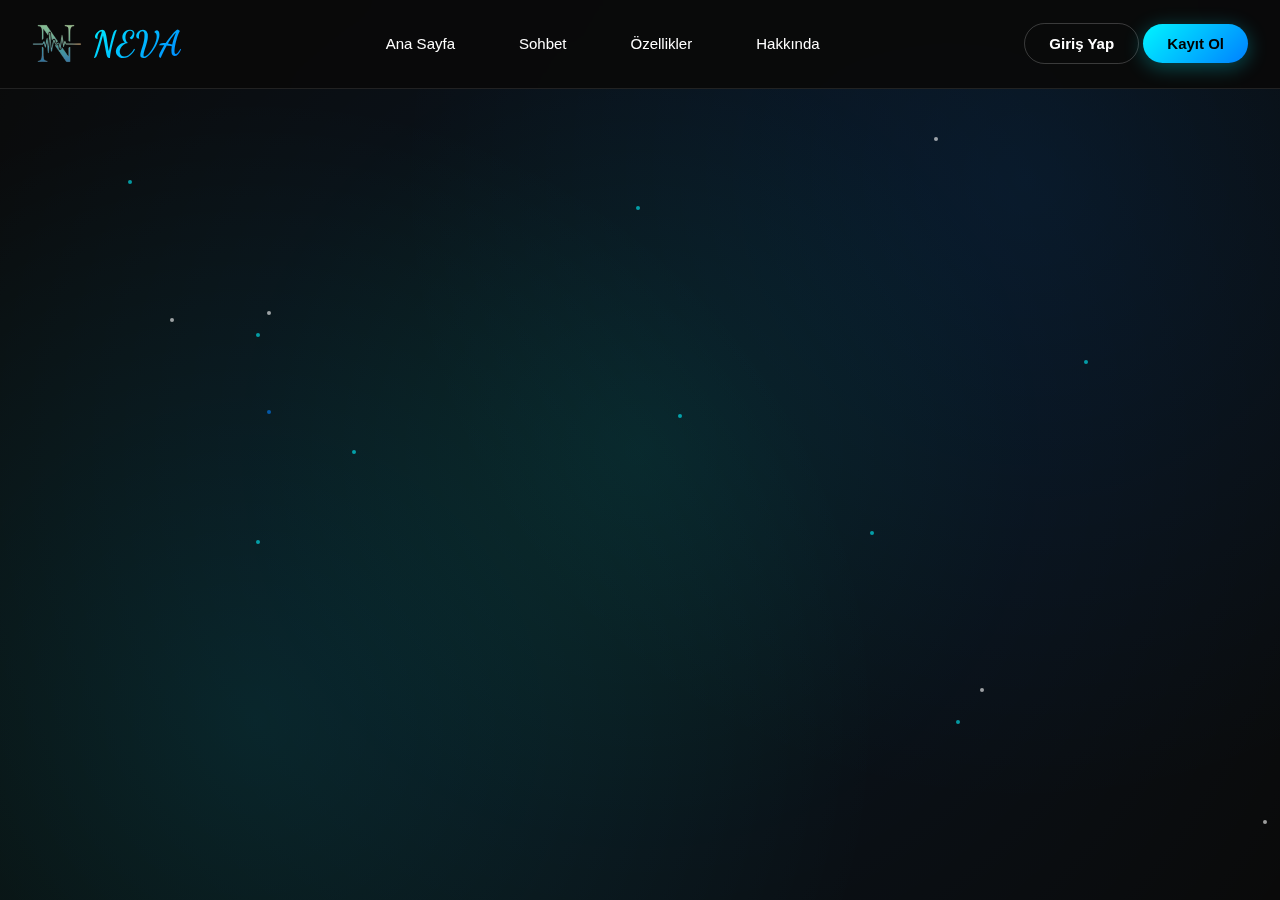
<file: frontend/chat_landing.html>
<!DOCTYPE html>
<html lang="tr">
<head>
    <meta charset="UTF-8">
    <meta name="viewport" content="width=device-width, initial-scale=1.0">
    <title>Neva - Sohbet Başlat</title>
    
    <link href="https://fonts.googleapis.com/css2?family=Dancing+Script:wght@700&display=swap" rel="stylesheet">
    <link rel="preconnect" href="https://fonts.googleapis.com">
    <link rel="preconnect" href="https://fonts.gstatic.com" crossorigin>
    <link href="https://fonts.googleapis.com/css2?family=Lobster&family=Poppins:ital,wght@0,100;0,200;0,300;0,400;0,500;0,600;0,700;0,800;0,900;1,100;1,200;1,300;1,400;1,500;1,600;1,700;1,800;1,900&display=swap" rel="stylesheet">
    
    <link rel="icon" href="image/favicon.png" type="image/png">
    <link rel="stylesheet" href="chat_landing.css">
</head>
<body>
    <!-- Navigation -->
    <nav class="navbar">
        <div class="nav-container">
            <div class="logo-container" onclick="window.location.href='index.html'">
                <img src="image/nevalogo.png" alt="Neva Logo" class="logo-image">
                <span class="logo-text">NEVA</span>
            </div>
            
            <ul class="nav-menu">
                <li><a href="index.html">Ana Sayfa</a></li>
                <li><a href="chat_landing.html" class="active">Sohbet</a></li>
                <li><a href="index.html#features">Özellikler</a></li>
                <li><a href="index.html#about">Hakkında</a></li>
            </ul>
            
            <div class="auth-buttons">
                <a href="girisyap.html" class="nav-login">Giriş Yap</a>
                <a href="kayitol.html" class="nav-cta">Kayıt Ol</a>
            </div>
        </div>
    </nav>

    <!-- Hero Section -->
    <section class="hero-landing">
        <div class="floating-elements">
            <div class="floating-element" style="top: 20%; left: 10%; animation-delay: 0s;"></div>
            <div class="floating-element" style="top: 60%; left: 20%; animation-delay: 2s;"></div>
            <div class="floating-element" style="top: 40%; right: 15%; animation-delay: 4s;"></div>
            <div class="floating-element" style="top: 80%; right: 25%; animation-delay: 1s;"></div>
            <div class="floating-element" style="left: 53%; top: 46%; animation-delay: 0.3s;"></div>
            <div class="floating-element" style="left: 88%; top: 0%; animation-delay: 0.5s;"></div>
            <div class="floating-element" style="left: 68%; top: 59%; animation-delay: 1.6s;"></div>
            <div class="floating-element" style="left: 20%; top: 37%; animation-delay: 4.7s;"></div>
        </div>
        
        <div class="hero-content">
            <div class="hero-badge">
                <span>🤖</span> Yapay Zeka Destekli Psikolojik Destek
            </div>
            
            <h1 class="hero-title">
                Neva ile Sohbete<br>Başlayın
            </h1>
            
            <p class="hero-subtitle">
                Zihinsel sağlığınız için 7/24 yanınızda olan empati odaklı AI asistanınız. 
                Güvenli bir ortamda konuşun, destek alın ve kendinizi daha iyi hissedin.
            </p>
            
            <div class="cta-container">
                <div>
                    <button class="primary-cta" onclick="window.location.href='chat_sesli.html'">
                        <span>🎤</span> Sesli Sohbet Başlat
                    </button>
                    <button class="primary-cta ml" onclick="window.location.href='chat_yazili.html'">
                        <span>💬</span> Yazılı Sohbet Başlat
                    </button>
                </div>
                <a href="index.html#features" class="secondary-cta">
                    Nasıl çalıştığını öğrenin →
                </a>
            </div>
            
            <div class="features-preview">
                <div class="feature-item">
                    <div class="feature-icon">🔒</div>
                    <div class="feature-title">Güvenli</div>
                    <div class="feature-desc">Tüm konuşmalarınız şifrelenmiş ve gizli</div>
                </div>
                
                <div class="feature-item">
                    <div class="feature-icon">⚡</div>
                    <div class="feature-title">Anında</div>
                    <div class="feature-desc">7/24 hızlı ve empati odaklı yanıtlar</div>
                </div>
                
                <div class="feature-item">
                    <div class="feature-icon">🎯</div>
                    <div class="feature-title">Kişisel</div>
                    <div class="feature-desc">Size özel çözümler ve öneriler</div>
                </div>
            </div>
        </div>
    </section>

    <script>
        // Dinamik floating elementler ekle
        function createFloatingElements() {
            const container = document.querySelector('.floating-elements');
            const colors = ['#00f5ff', '#0080ff', '#ffffff'];
            
            for (let i = 0; i < 8; i++) {
                const element = document.createElement('div');
                element.className = 'floating-element';
                element.style.left = Math.random() * 100 + '%';
                element.style.top = Math.random() * 100 + '%';
                element.style.animationDelay = Math.random() * 5 + 's';
                element.style.backgroundColor = colors[Math.floor(Math.random() * colors.length)];
                container.appendChild(element);
            }
        }

        // Sayfa yüklendiğinde elementleri ekle
        document.addEventListener('DOMContentLoaded', function() {
            createFloatingElements();
        });

        // Scroll animasyonları için intersection observer
        const observerOptions = {
            threshold: 0.1,
            rootMargin: '0px 0px -50px 0px'
        };

        const observer = new IntersectionObserver((entries) => {
            entries.forEach(entry => {
                if (entry.isIntersecting) {
                    entry.target.style.animationPlayState = 'running';
                }
            });
        }, observerOptions);

        // Tüm animasyonlu elementleri gözlemle
        document.querySelectorAll('[style*="animation"]').forEach(el => {
            observer.observe(el);
        });
    </script>
</body>
</html>
</file>
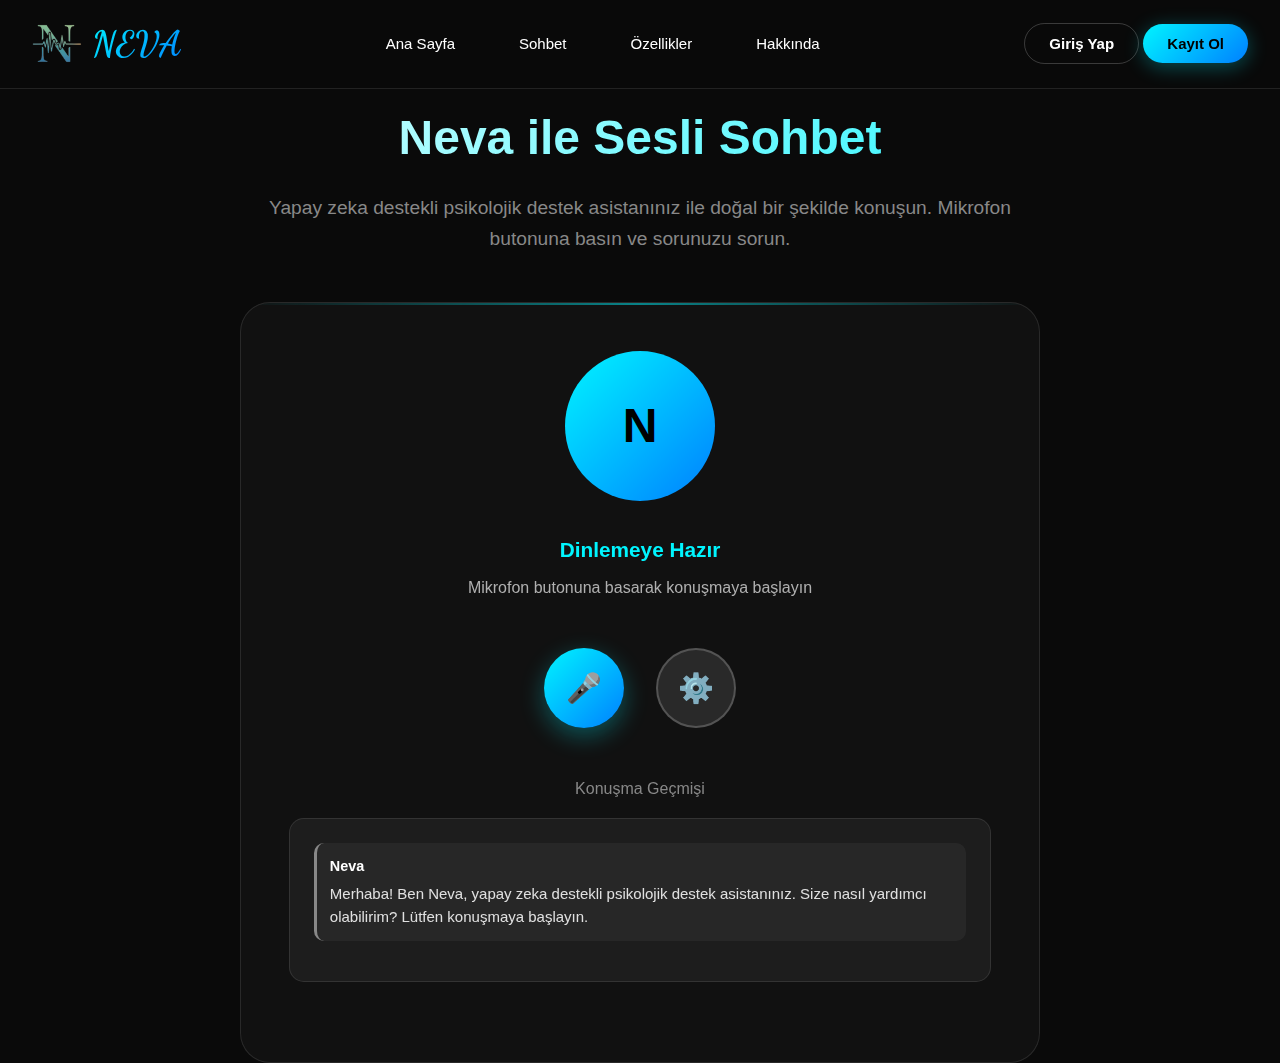
<file: frontend/chat_sesli.html>
<!DOCTYPE html>
<html lang="tr">
<head>
    <meta charset="UTF-8">
    <meta name="viewport" content="width=device-width, initial-scale=1.0">
    <title>Neva - Sesli Sohbet</title>

    <link href="https://fonts.googleapis.com/css2?family=Dancing+Script:wght@700&display=swap" rel="stylesheet">
    <link rel="preconnect" href="https://fonts.googleapis.com">
    <link rel="preconnect" href="https://fonts.gstatic.com" crossorigin>
    <link href="https://fonts.googleapis.com/css2?family=Lobster&family=Poppins:ital,wght@0,100;0,200;0,300;0,400;0,500;0,600;0,700;0,800;0,900;1,100;1,200;1,300;1,400;1,500;1,600;1,700;1,800;1,900&display=swap" rel="stylesheet">

    <link rel="icon" href="image/favicon.png" type="image/png">
    <link rel="stylesheet" href="chat_sesli.css">
</head>
<body>
    <!-- Navigation -->
    <nav class="navbar">
        <div class="nav-container">
            <div class="logo-container" onclick="window.location.href='index.html'">
                <img src="image/nevalogo.png" alt="Neva Logo" class="logo-image">
                <span class="logo-text">NEVA</span>
            </div>
            <ul class="nav-menu">
                <li><a href="index.html">Ana Sayfa</a></li>
                <li><a href="chat_menu.html" class="active">Sohbet</a></li>
                <li><a href="index.html#features">Özellikler</a></li>
                <li><a href="index.html#about">Hakkında</a></li>
            </ul>

            <div class="auth-buttons">
                <a href="girisyap.html" class="nav-login">Giriş Yap</a>
                <a href="kayitol.html" class="nav-cta">Kayıt Ol</a> 
            </div>
        </div>
    </nav>

    <div class="page-container">
        <h1 class="page-title">Neva ile Sesli Sohbet</h1>
        <p class="page-subtitle">
            Yapay zeka destekli psikolojik destek asistanınız ile doğal bir şekilde konuşun. 
            Mikrofon butonuna basın ve sorunuzu sorun.
        </p>
        
        <div class="voice-chat-container">
            <!-- AI Avatar -->
            <div class="ai-avatar" id="aiAvatar">N</div>
            
            <!-- Status Display -->
            <div class="status-display">
                <div class="status-text" id="statusText">Dinlemeye Hazır</div>
                <div class="status-description" id="statusDescription">
                    Mikrofon butonuna basarak konuşmaya başlayın
                </div>
            </div>

            <!-- Wave Animation (Hidden by default) -->
            <div class="wave-container" id="waveContainer" style="display: none;">
                <div class="wave-bar"></div>
                <div class="wave-bar"></div>
                <div class="wave-bar"></div>
                <div class="wave-bar"></div>
                <div class="wave-bar"></div>
            </div>

            <!-- Voice Controls -->
            <div class="voice-controls">
                <button class="voice-btn mic-btn" id="micBtn" title="Mikrofon">
                    🎤
                </button>
                <button class="voice-btn stop-btn" id="stopBtn" title="Durdur" style="display: none;">
                    ⏹️
                </button>
                <button class="voice-btn settings-btn" id="settingsBtn" title="Ayarlar">
                    ⚙️
                </button>
            </div>

            <!-- Messages -->
            <div id="messageContainer"></div>

            <!-- Transcript Container -->
            <div class="transcript-container">
                <div class="transcript-label">Konuşma Geçmişi</div>
                <div class="transcript-box" id="transcriptBox">
                    <div class="transcript-item ai">
                        <div class="transcript-speaker">Neva</div>
                        <div class="transcript-text">
                            Merhaba! Ben Neva, yapay zeka destekli psikolojik destek asistanınız. 
                            Size nasıl yardımcı olabilirim? Lütfen konuşmaya başlayın.
                        </div>
                    </div>
                </div>
            </div>

            <!-- Settings Panel -->
            <div class="settings-panel" id="settingsPanel">
                <div class="setting-group">
                    <label class="setting-label" for="voiceSelect">Ses Seçimi:</label>
                    <select class="setting-select" id="voiceSelect">
                        <option value="">Varsayılan</option>
                    </select>
                </div>
                <div class="setting-group">
                    <label class="setting-label" for="speedRange">Konuşma Hızı:</label>
                    <input type="range" id="speedRange" min="0.5" max="2" step="0.1" value="1" class="setting-select">
                </div>
                <div class="setting-group">
                    <label class="setting-label" for="pitchRange">Ses Tonu:</label>
                    <input type="range" id="pitchRange" min="0" max="2" step="0.1" value="1" class="setting-select">
                </div>
            </div>
        </div>
    </div>

    <script>
        class VoiceChat {
            constructor() {
                this.recognition = null;
                this.synthesis = window.speechSynthesis;
                this.isListening = false;
                this.isSpeaking = false;
                this.voices = [];
                
                this.elements = {
                    aiAvatar: document.getElementById('aiAvatar'),
                    statusText: document.getElementById('statusText'),
                    statusDescription: document.getElementById('statusDescription'),
                    waveContainer: document.getElementById('waveContainer'),
                    micBtn: document.getElementById('micBtn'),
                    stopBtn: document.getElementById('stopBtn'),
                    settingsBtn: document.getElementById('settingsBtn'),
                    transcriptBox: document.getElementById('transcriptBox'),
                    settingsPanel: document.getElementById('settingsPanel'),
                    voiceSelect: document.getElementById('voiceSelect'),
                    speedRange: document.getElementById('speedRange'),
                    pitchRange: document.getElementById('pitchRange'),
                    messageContainer: document.getElementById('messageContainer')
                };

                this.init();
            }

            init() {
                this.checkBrowserSupport();
                this.setupSpeechRecognition();
                this.setupEventListeners();
                this.loadVoices();
                this.speakWelcome();
            }

            checkBrowserSupport() {
                if (!('webkitSpeechRecognition' in window) && !('SpeechRecognition' in window)) {
                    this.showMessage('Tarayıcınız ses tanıma özelliğini desteklemiyor.', 'error');
                    return false;
                }

                if (!('speechSynthesis' in window)) {
                    this.showMessage('Tarayıcınız ses sentezi özelliğini desteklemiyor.', 'error');
                    return false;
                }

                return true;
            }

            setupSpeechRecognition() {
                const SpeechRecognition = window.SpeechRecognition || window.webkitSpeechRecognition;
                this.recognition = new SpeechRecognition();
                
                this.recognition.continuous = false;
                this.recognition.interimResults = false;
                this.recognition.lang = 'tr-TR';

                this.recognition.onstart = () => {
                    this.isListening = true;
                    this.updateStatus('Dinliyorum...', 'Lütfen konuşun');
                    this.elements.aiAvatar.classList.add('listening');
                    this.elements.waveContainer.style.display = 'flex';
                    this.elements.micBtn.classList.add('active');
                    this.elements.stopBtn.style.display = 'block';
                };

                this.recognition.onresult = (event) => {
                    const transcript = event.results[0][0].transcript;
                    this.addToTranscript('user', 'Siz', transcript);
                    this.processUserInput(transcript);
                };

                this.recognition.onerror = (event) => {
                    console.error('Speech recognition error:', event.error);
                    this.showMessage('Ses tanıma hatası: ' + event.error, 'error');
                    this.stopListening();
                };

                this.recognition.onend = () => {
                    this.stopListening();
                };
            }

            setupEventListeners() {
                this.elements.micBtn.addEventListener('click', () => {
                    if (this.isListening) {
                        this.stopListening();
                    } else {
                        this.startListening();
                    }
                });

                this.elements.stopBtn.addEventListener('click', () => {
                    this.stopListening();
                    this.stopSpeaking();
                });

                this.elements.settingsBtn.addEventListener('click', () => {
                    this.toggleSettings();
                });

                this.elements.aiAvatar.addEventListener('click', () => {
                    if (!this.isListening && !this.isSpeaking) {
                        this.startListening();
                    }
                });

                // Settings event listeners
                this.elements.speedRange.addEventListener('input', () => {
                    this.updateSettings();
                });

                this.elements.pitchRange.addEventListener('input', () => {
                    this.updateSettings();
                });

                this.elements.voiceSelect.addEventListener('change', () => {
                    this.updateSettings();
                });
            }

            loadVoices() {
                const updateVoices = () => {
                    this.voices = this.synthesis.getVoices();
                    const turkishVoices = this.voices.filter(voice => 
                        voice.lang.startsWith('tr') || 
                        voice.name.toLowerCase().includes('turkish') ||
                        voice.name.toLowerCase().includes('türk')
                    );

                    this.elements.voiceSelect.innerHTML = '<option value="">Varsayılan</option>';
                    
                    turkishVoices.forEach((voice, index) => {
                        const option = document.createElement('option');
                        option.value = index;
                        option.textContent = `${voice.name} (${voice.lang})`;
                        this.elements.voiceSelect.appendChild(option);
                    });

                    if (turkishVoices.length === 0) {
                        this.voices.forEach((voice, index) => {
                            const option = document.createElement('option');
                            option.value = index;
                            option.textContent = `${voice.name} (${voice.lang})`;
                            this.elements.voiceSelect.appendChild(option);
                        });
                    }
                };

                if (this.synthesis.getVoices().length > 0) {
                    updateVoices();
                } else {
                    this.synthesis.addEventListener('voiceschanged', updateVoices);
                }
            }

            startListening() {
                if (this.isSpeaking) {
                    this.stopSpeaking();
                }

                try {
                    this.recognition.start();
                } catch (error) {
                    console.error('Start listening error:', error);
                    this.showMessage('Mikrofon başlatılamadı. Lütfen mikrofon iznini kontrol edin.', 'error');
                }
            }

            stopListening() {
                this.isListening = false;
                this.elements.aiAvatar.classList.remove('listening');
                this.elements.waveContainer.style.display = 'none';
                this.elements.micBtn.classList.remove('active');
                this.elements.stopBtn.style.display = 'none';
                this.updateStatus('Dinlemeye Hazır', 'Mikrofon butonuna basarak konuşmaya başlayın');
                
                if (this.recognition) {
                    this.recognition.stop();
                }
            }

            async processUserInput(input) {
                this.updateStatus('İşleniyor...', 'Yanıtınız hazırlanıyor');
                
                // Simulated AI response - gerçek bir AI API'si ile değiştirilebilir
                const response = await this.generateAIResponse(input);
                
                this.addToTranscript('ai', 'Neva', response);
                this.speak(response);
            }

            async generateAIResponse(input) {
                // Basit pattern matching - gerçek AI ile değiştirilebilir
                const responses = {
                    'merhaba': 'Merhaba! Size nasıl yardımcı olabilirim?',
                    'nasılsın': 'Ben iyiyim, teşekkür ederim. Siz nasılsınız?',
                    'kaygı': 'Kaygı hissetmek normal bir durum. Derin nefes alarak başlayalım. 4 saniye nefes alın, 7 saniye tutun, 8 saniye verin.',
                    'stres': 'Stres ile başa çıkmanın birçok yolu var. Öncelikle nefes egzersizleri yapabilir, ardından stresi tetikleyen faktörleri belirleyebiliriz.',
                    'uyku': 'Uyku problemi yaşıyorsanız, uyku hijyeni kurallarını uygulamaya başlayabiliriz. Yatmadan önce ekran kullanımını azaltmak önemli.',
                    'teşekkür': 'Rica ederim! Size yardımcı olabildiğim için mutluyum. Başka bir konuda destek almak ister misiniz?'
                };

                // Simple keyword matching
                const lowercaseInput = input.toLowerCase();
                for (const [keyword, response] of Object.entries(responses)) {
                    if (lowercaseInput.includes(keyword)) {
                        return response;
                    }
                }

                // Default responses
                const defaultResponses = [
                    'Anlıyorum. Bu konuda size nasıl yardımcı olabilirim?',
                    'Bu durum gerçekten zor olmalı. Daha fazla ayrıntı verebilir misiniz?',
                    'Hislerinizi anlıyorum. Bu konuda konuşmak istediğiniz başka bir şey var mı?',
                    'Size destek olmak için buradayım. Bu durumla ilgili neler düşünüyorsunuz?'
                ];

                return defaultResponses[Math.floor(Math.random() * defaultResponses.length)];
            }

            speak(text) {
                if (this.isSpeaking) {
                    this.synthesis.cancel();
                }

                const utterance = new SpeechSynthesisUtterance(text);
                
                // Voice settings
                const selectedVoiceIndex = this.elements.voiceSelect.value;
                if (selectedVoiceIndex && this.voices[selectedVoiceIndex]) {
                    utterance.voice = this.voices[selectedVoiceIndex];
                }
                
                utterance.rate = parseFloat(this.elements.speedRange.value);
                utterance.pitch = parseFloat(this.elements.pitchRange.value);
                utterance.volume = 1;

                utterance.onstart = () => {
                    this.isSpeaking = true;
                    this.elements.aiAvatar.classList.add('speaking');
                    this.updateStatus('Konuşuyorum...', 'Yanıt veriliyor');
                };

                utterance.onend = () => {
                    this.isSpeaking = false;
                    this.elements.aiAvatar.classList.remove('speaking');
                    this.updateStatus('Dinlemeye Hazır', 'Mikrofon butonuna basarak konuşmaya başlayın');
                };

                utterance.onerror = (event) => {
                    console.error('Speech synthesis error:', event);
                    this.showMessage('Ses hatası. Lütfen mikrofon izni verin.', 'error');
                    this.isSpeaking = false;
                    this.elements.aiAvatar.classList.remove('speaking');
                };

                this.synthesis.speak(utterance);
            }

            stopSpeaking() {
                if (this.synthesis.speaking) {
                    this.synthesis.cancel();
                }
                this.isSpeaking = false;
                this.elements.aiAvatar.classList.remove('speaking');
            }

            speakWelcome() {
                setTimeout(() => {
                    this.speak('Merhaba! Ben Neva, yapay zeka destekli psikolojik destek asistanınız. Size nasıl yardımcı olabilirim?');
                }, 1000);
            }

            addToTranscript(type, speaker, text) {
                const transcriptItem = document.createElement('div');
                transcriptItem.className = `transcript-item ${type}`;
                
                transcriptItem.innerHTML = `
                    <div class="transcript-speaker">${speaker}</div>
                    <div class="transcript-text">${text}</div>
                `;
                
                this.elements.transcriptBox.appendChild(transcriptItem);
                this.elements.transcriptBox.scrollTop = this.elements.transcriptBox.scrollHeight;
            }

            updateStatus(status, description) {
                this.elements.statusText.textContent = status;
                this.elements.statusDescription.textContent = description;
            }

            showMessage(text, type = 'info') {
                const message = document.createElement('div');
                message.className = `message ${type}`;
                message.textContent = text;
                
                this.elements.messageContainer.appendChild(message);
                
                setTimeout(() => {
                    message.remove();
                }, 5000);
            }

            toggleSettings() {
                this.elements.settingsPanel.classList.toggle('active');
            }

            updateSettings() {
                // Settings are applied in the speak method
                this.showMessage('Ayarlar güncellendi', 'success');
            }
        }

        // Initialize voice chat when page loads
        document.addEventListener('DOMContentLoaded', () => {
            const voiceChat = new VoiceChat();
        });
    </script>
</body>
</html>
</file>
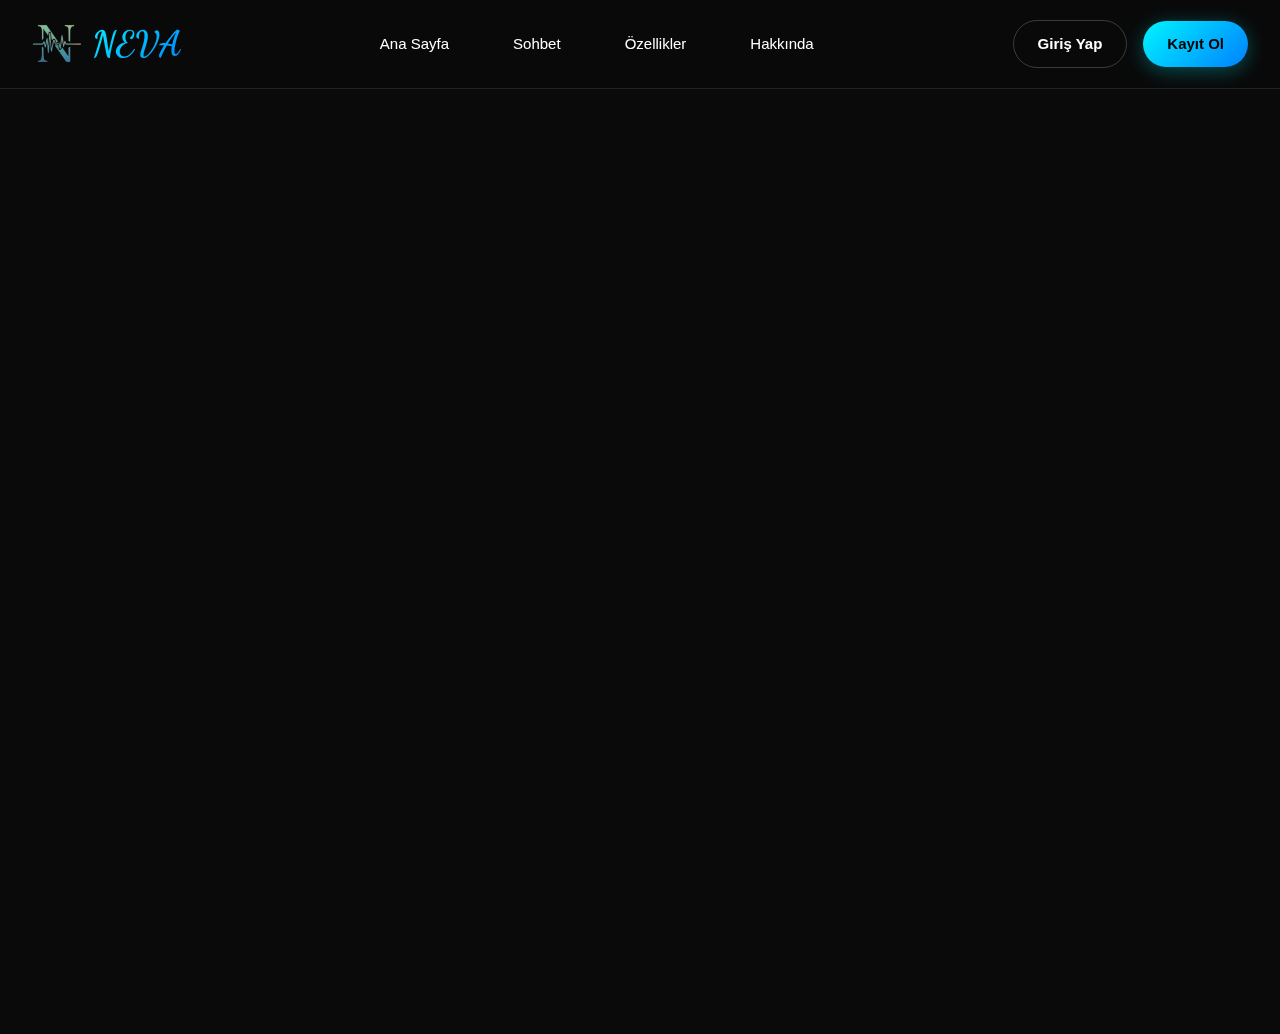
<file: frontend/chat_yazili.html>
<!DOCTYPE html>
<html lang="tr">
<head>
    <meta charset="UTF-8">
    <meta name="viewport" content="width=device-width, initial-scale=1.0">
    <title>Neva - Sohbet</title>

    <link href="https://fonts.googleapis.com/css2?family=Dancing+Script:wght@700&display=swap" rel="stylesheet">
    <link rel="preconnect" href="https://fonts.googleapis.com">
    <link rel="preconnect" href="https://fonts.gstatic.com" crossorigin>
    <link href="https://fonts.googleapis.com/css2?family=Lobster&family=Poppins:ital,wght@0,100;0,200;0,300;0,400;0,500;0,600;0,700;0,800;0,900;1,100;1,200;1,300;1,400;1,500;1,600;1,700;1,800;1,900&display=swap" rel="stylesheet">

    <link rel="icon" href="image/favicon.png" type="image/png">
    <link rel="stylesheet" href="styles.css">

    <style>
        /* Temel layout (varsa external ile çatışmasın) */
      
        /* Ana sohbet bölümü */
        .chat-main {
            flex: 1;
            display: flex;
            flex-direction: column;
            border-radius: 10px;
            overflow: hidden;
        }

        .chat-header {
            display: flex;
            align-items: center;
            padding: 1rem;
            gap: 0.75rem;
        }
        .chat-avatar {
            width: 48px;
            height: 48px;
            border-radius: 50%;
            display: flex;
            align-items: center;
            justify-content: center;
            font-weight: bold;
            font-size: 1.2rem;
        }
        .chat-info h3 {
            margin: 0;
        }
        .chat-status {
            font-size: 0.85rem;
            color: #0ff;
            margin-top: 2px;
        }

        .chat-messages {
            flex: 1;
            padding: 1rem;
            overflow-y: auto;
            display: flex;
            flex-direction: column;
            gap: 0.75rem;
            scroll-behavior: smooth;
        }
        .message {
            max-width: 80%;
            padding: 0.75rem 1rem;
            border-radius: 10px;
            position: relative;
            line-height: 1.3;
        }
        .message.ai {
            align-self: flex-start;
        }
        .message.user {
            align-self: flex-end;
        }
        .message-time {
            font-size: 0.6rem;
            margin-top: 4px;
            opacity: 0.7;
            text-align: right;
        }

        .chat-input {
            display: flex;
            gap: 0.5rem;
            padding: 0.75rem 1rem;
        }
        .chat-input input {
            flex: 1;
            padding: 0.75rem 1rem;
            border-radius: 8px;
            border: none;
            outline: none;
            font-size: 1rem;
        }
       

        /* Scrollbar custom (Webkit) */
        .chat-sidebar::-webkit-scrollbar,
        .chat-messages::-webkit-scrollbar {
            width: 10px;
        }
        .chat-sidebar::-webkit-scrollbar-track,
        .chat-messages::-webkit-scrollbar-track {
            background: rgba(255,255,255,0.02);
            border-radius: 5px;
        }
        .chat-sidebar::-webkit-scrollbar-thumb,
        .chat-messages::-webkit-scrollbar-thumb {
            background: rgba(255,255,255,0.12);
            border-radius: 5px;
        }
        .chat-sidebar::-webkit-scrollbar-thumb:hover,
        .chat-messages::-webkit-scrollbar-thumb:hover {
            background: rgba(255,255,255,0.22);
        }

        /* Responsive küçük ekran */
        @media (max-width: 1000px) {
            .chat-container {
                flex-direction: column;
                height: auto;
            }
            .chat-sidebar {
                max-height: 220px;
                margin-bottom: 1rem;
            }
        }
    </style>
</head>
<body>
    <!-- Nav -->
    <nav class="navbar">
        <div class="nav-container">
            <div class="logo-container" onclick="window.location.href='index.html'">
                <img src="image/nevalogo.png" alt="Neva Logo" class="logo-image">
                <span class="logo-text">NEVA</span>
            </div>
            <ul class="nav-menu">
                <li><a href="index.html">Ana Sayfa</a></li>
                <li><a href="chat_landing.html" class="active">Sohbet</a></li>
                <li><a href="index.html">Özellikler</a></li>
                <li><a href="index.html">Hakkında</a></li>
            </ul>

            <div class="auth-buttons">
                <a href="girisyap.html" class="nav-login" target="nav-login">Giriş Yap</a>
                <a href="kayitol.html" class="nav-cta" target="nav-cta">Kayıt Ol</a> 
            </div>
       
            <div class="mobile-menu-toggle" onclick="toggleMobileMenu()">
                <span></span>
                <span></span>
                <span></span>
            </div>
        </div>
 
        <!-- Mobile Menu-->
        <div class="mobile-menu-overlay" id="mobileMenuOverlay" onclick="closeMobileMenu()"></div>
    </nav>

    <div class="page-container">
        <!-- Sohbet -->
        <section id="chat" class="page-section active">
            <h1 class="page-title fade-in">Neva ile Sohbet</h1>
            <p class="page-subtitle fade-in">Yapay zeka destekli psikolojik destek asistanınız ile güvenli bir ortamda konuşun</p>
            
            <div class="chat-container fade-in">
                <div class="chat-sidebar">
                    <h3 style="margin-bottom: 1rem; color: #00f5ff;">Sohbet Geçmişi</h3>
                    <div class="chat-list">
                        <div class="chat-item active" onclick="loadChat('anxiety', event)">
                            <div class="chat-item-title">Kaygı Yönetimi</div>
                            <div class="chat-item-preview">Bugün kendimi nasıl daha iyi hissedebilirim?</div>
                            <div class="chat-item-date">2 saat önce</div>
                        </div>
                        <div class="chat-item" onclick="loadChat('sleep', event)">
                            <div class="chat-item-title">Uyku Problemi</div>
                            <div class="chat-item-preview">Geceleri uyuyamıyorum, ne yapmalıyım?</div>
                            <div class="chat-item-date">Dün</div>
                        </div>
                        <div class="chat-item" onclick="loadChat('stress', event)">
                            <div class="chat-item-title">Stres Yönetimi</div>
                            <div class="chat-item-preview">İş stresi ile nasıl başa çıkabilirim?</div>
                            <div class="chat-item-date">3 gün önce</div>
                        </div>
                        <div class="chat-item" onclick="loadChat('motivation', event)">
                            <div class="chat-item-title">Motivasyon</div>
                            <div class="chat-item-preview">Kendimi motive etmek için ipuçları</div>
                            <div class="chat-item-date">1 hafta önce</div>
                        </div>
                        <div class="chat-item" onclick="loadChat('relationships', event)">
                            <div class="chat-item-title">İlişki Sorunları</div>
                            <div class="chat-item-preview">Arkadaşlarımla olan problemler...</div>
                            <div class="chat-item-date">1 hafta önce</div>
                        </div>
                        <div class="chat-item" onclick="loadChat('selfcare', event)">
                            <div class="chat-item-title">Öz Bakım</div>
                            <div class="chat-item-preview">Kendime nasıl daha iyi bakabilirim?</div>
                            <div class="chat-item-date">2 hafta önce</div>
                        </div>
                    </div>
                </div>
                
                <div class="chat-main">
                    <div class="chat-header">
                        <div class="chat-avatar">N</div>
                        <div class="chat-info">
                            <h3>Neva</h3>
                            <div class="chat-status">• Çevrimiçi</div>
                        </div>
                    </div>
                    
                    <div class="chat-messages" id="chatMessages">
                        <!-- Mesajlar buraya gelir -->
                    </div>
                    
                    <div class="chat-input">
                        <input type="text" placeholder="Mesajınızı yazın..." id="messageInput">
                        <button class="chat-send" onclick="sendMessage()">Gönder</button>
                    </div>
                </div>
            </div>
        </section>
    </div>

    <script>
        // Sohbet data
        const chatConversations = {
            anxiety: {
                title: "Kaygı Yönetimi",
                messages: [
                    { type: 'ai', text: 'Merhaba! Ben Neva, yapay zeka destekli psikolojik destek asistanınız. Size nasıl yardımcı olabilirim?', time: '14:30' },
                    { type: 'user', text: 'Merhaba Neva, bugün kendimi biraz kaygılı hissediyorum. Bu durumla nasıl başa çıkabilirim?', time: '14:32' },
                    { type: 'ai', text: 'Anlıyorum, kaygı hissetmek çok normal bir durum. Öncelikle derin nefes alın ve şu anki durumunuzu kabul edin. Size birkaç basit teknik önerebilirim:<br><br>1. 4-7-8 nefes tekniği: 4 saniye nefes alın, 7 saniye tutun, 8 saniye verin<br>2. Şu anki çevrenizde 5 şey görün, 4 şey duyun, 3 şey hissedin<br>3. Kaygılarınızı kağıda yazın<br><br>Hangi tekniği denemek istersiniz?', time: '14:33' },
                    { type: 'user', text: 'Nefes tekniğini denemek istiyorum, nasıl yapacağım?', time: '14:35' },
                    { type: 'ai', text: 'Harika seçim! 4-7-8 nefes tekniği çok etkili. Şimdi beraber yapalım:<br><br>1. Rahat bir pozisyonda oturun<br>2. Ağzınızdan tüm havanızı verin<br>3. Burnunuzdan 4 saniye nefes alın<br>4. Nefesinizi 7 saniye tutun<br>5. Ağzınızdan 8 saniye boyunca verin<br><br>Bunu 3-4 kez tekrarlayın. Hazır mısınız?', time: '14:36' },
                    { type: 'user', text: 'Evet hazırım, deneyelim.', time: '14:37' },
                    { type: 'ai', text: 'Mükemmel! Şimdi başlayalım. Gözlerinizi kapatın ve benimle birlikte nefes alın. Derin bir nefes alın... 1... 2... 3... 4... Şimdi tutun... 1... 2... 3... 4... 5... 6... 7... Ve yavaşça verin... 1... 2... 3... 4... 5... 6... 7... 8...<br><br>Nasıl hissediyorsunuz? Biraz daha rahat mısınız?', time: '14:38' }
                ]
            },
            sleep: {
                title: "Uyku Problemi",
                messages: [
                    { type: 'ai', text: 'Merhaba! Uyku sorunlarınız hakkında konuşmak istersiniz? Size nasıl yardımcı olabilirim?', time: '22:15' },
                    { type: 'user', text: 'Merhaba Neva, geceleri uyuyamıyorum. Sürekli düşünüyorum ve kafam durmuyor.', time: '22:17' },
                    { type: 'ai', text: 'Anlıyorum, bu çok yaygın bir problem. Zihinsel koşturmaca uyku kalitesini çok etkiler. Size birkaç önerim var:<br><br>1. Uyku öncesi 30 dakika telefon/bilgisayar kullanmamak<br>2. Kafanızdaki düşünceleri bir kağıda yazmak<br>3. Nefes egzersizleri yapmak<br>4. Gevşeme teknikleri uygulamak<br><br>Hangi konuda daha fazla bilgi almak istersiniz?', time: '22:18' },
                    { type: 'user', text: 'Düşünceleri kağıda yazmak ilginç geldi. Nasıl yapacağım?', time: '22:20' },
                    { type: 'ai', text: 'Harika bir seçim! Bu teknik "beyin boşaltma" olarak da biliniyor. İşte nasıl yapacağınız:<br><br>1. Yataktan önce 10-15 dakika ayırın<br>2. Aklınızdaki her şeyi yazın - endişeler, yapılacaklar, düşünceler<br>3. Yazdıktan sonra kağıdı kapatın ve "şimdi bunları bırakıyorum" deyin<br>4. Zihninizdeki her şeyi kağıda aktardığınız için artık rahat edebilirsiniz<br><br>Bu teknik çok etkili çünkü zihnimiz "unutma" korkusu yaşar. Yazınca bu korku gider.', time: '22:21' },
                    { type: 'user', text: 'Bu gece deneyeceğim. Teşekkürler Neva!', time: '22:23' },
                    { type: 'ai', text: 'Rica ederim! Umarım bu gece daha iyi uyuyabilirsiniz. Yarın nasıl geçtiğini de konuşabiliriz. İyi geceler! 🌙', time: '22:24' }
                ]
            },
            stress: {
                title: "Stres Yönetimi",
                messages: [
                    { type: 'ai', text: 'Merhaba! Stres konusunda size nasıl yardımcı olabilirim?', time: '09:15' },
                    { type: 'user', text: 'İş yerinde çok stres yaşıyorum. Sürekli gergin hissediyorum ve eve geldiğimde de bu stres devam ediyor.', time: '09:17' },
                    { type: 'ai', text: 'İş stresi çok yorucu olabilir ve ev yaşamınızı da etkileyebilir. Bunun için birkaç stratejim var:<br><br>1. İş-özel yaşam sınırları koymak<br>2. Günlük stres atma ritüelleri geliştirmek<br>3. Kısa molalar alarak kendinizi resetlemek<br>4. Stres kaynaklarını belirleyip kontrol edebileceklerinizi ayırmak<br><br>Hangi alan sizi daha çok ilgilendiriyor?', time: '09:18' },
                    { type: 'user', text: 'Stres atma ritüelleri ilginç geldi. Neler yapabilirim?', time: '09:20' },
                    { type: 'ai', text: 'Harika! Stres atma ritüelleri çok etkili. İşte birkaç örnek:<br><br>📱 İş çıkışı telefonunuzu sessiz moda alın<br>🚶‍♀️ 5 dakika yürüyüş yapın<br>🎵 Sevdiğiniz müziği dinleyin<br>🧘‍♀️ 3 dakika derin nefes alın<br>📝 Günün olumlu yanlarını yazın<br>🚿 Duş alırken "işi yıkadığınızı" hayal edin<br><br>Hangisi size daha uygun geldi?', time: '09:21' },
                    { type: 'user', text: 'Duş alırken stres yıkama tekniği çok güzel! Bunu deneyeceğim.', time: '09:23' },
                    { type: 'ai', text: 'Mükemmel seçim! Bu teknik çok güçlü çünkü zihnimiz sembolik eylemleri çok iyi anlar. Duş alırken tüm günün stresini, gerginliği ve olumsuzluklarını suyun akıp gittiğini hayal edin. Temiz çıktığınızda sadece vücudunuz değil, ruhunuz da temizlenmiş olacak. 🚿✨', time: '09:24' }
                ]
            },
            motivation: {
                title: "Motivasyon",
                messages: [
                    { type: 'ai', text: 'Merhaba! Motivasyon konusunda size nasıl destek olabilirim?', time: '16:45' },
                    { type: 'user', text: 'Son zamanlarda hiçbir şey yapmak istemiyorum. Motivasyonum çok düştü.', time: '16:47' },
                    { type: 'ai', text: 'Bu duygu çok anlaşılır ve normal. Motivasyon kaybı yaşamak insani bir deneyim. Önemli olan bunu geçici olarak görmek ve küçük adımlarla başlamak.<br><br>Size birkaç soru sorabilir miyim?<br>- Bu durum ne kadar süredir devam ediyor?<br>- Daha önce sizi motive eden neydi?<br>- Şu anda en çok hangi alanda motivasyon eksikliği yaşıyorsunuz?', time: '16:48' },
                    { type: 'user', text: 'Yaklaşık 2 haftadır böyleyim. Daha önce spor yapmayı, kitap okumayı seviyordum. Şimdi işten gelince sadece televizyon izliyorum.', time: '16:50' },
                    { type: 'ai', text: 'Anlıyorum. 2 hafta kısa bir süre, bu da umut verici. Motivasyon kasımız gibidir - kullanmadığımızda zayıflar ama yeniden güçlendirilebilir.<br><br>Küçük adımlarla başlayalım:<br>📚 Günde 5 sayfa okumak<br>🚶‍♀️ 10 dakika yürüyüş<br>🎯 Bir küçük hedef belirlemek<br><br>Hangisi daha kolay geldi? Zorlamayalım kendimizi, küçük başlayalım.', time: '16:51' },
                    { type: 'user', text: '10 dakika yürüyüş yapabilirim galiba. Ama nereden başlayacağım?', time: '16:53' },
                    { type: 'ai', text: 'Harika! Bu mükemmel bir başlangıç. İşte planınız:<br><br>🕐 Bugün: Sadece spor ayakkabılarınızı giyin<br>🕑 Yarın: Dışarı çıkıp 5 dakika yürüyün<br>🕒 Öbür gün: 10 dakika yürüyün<br>🕓 Sonraki gün: Yine 10 dakika<br><br>Küçük başarılar büyük motivasyon yaratır. Her adımda kendinizi tebrik edin. Başarabileceğinize inanıyorum! 💪', time: '16:54' }
                ]
            },
            relationships: {
                title: "İlişki Sorunları",
                messages: [
                    { type: 'ai', text: 'Merhaba! İlişkiler konusunda size nasıl destek olabilirim?', time: '19:30' },
                    { type: 'user', text: 'Arkadaşlarımla sorun yaşıyorum. Sürekli tartışıyoruz ve artık onlarla vakit geçirmek istemiyorum.', time: '19:32' },
                    { type: 'ai', text: 'İlişkilerde yaşanan zorluklar gerçekten yıpratıcı olabilir. Bu durumu daha iyi anlayabilmek için birkaç şey sormak istiyorum:<br><br>- Tartışmalar genellikle hangi konularda oluyor?<br>- Bu durum ne kadar süredir devam ediyor?<br>- Arkadaşlarınızla olan bu ilişkiler sizin için değerli mi?', time: '19:33' },
                    { type: 'user', text: 'Genellikle küçük şeyler büyüyor. Biri bir şey söylüyor, diğeri alınıyor. Bu durum birkaç aydır böyle. Aslında onları seviyorum ama bu durumdan bıktım.', time: '19:35' },
                    { type: 'ai', text: 'Anlıyorum. Küçük şeylerin büyümesi genellikle altında yatan daha derin sorunlar olduğunu gösterir. İlişkiler değerliyse onarmaya değer.<br><br>Deneyebileceğiniz yaklaşımlar:<br>💬 Açık ve sakin bir konuşma başlatmak<br>🔍 Kendi rolünüzü de sorgulamak<br>🤝 Ortak çözüm arayışında olmak<br>⏰ Zaman ayırıp kaliteli vakit geçirmek<br><br>Hangi yaklaşım size daha uygun geldi?', time: '19:36' },
                    { type: 'user', text: 'Açık konuşma iyi olabilir ama nasıl başlatacağım? Onlar da benim kadar sıkıntılı olabilirler.', time: '19:38' },
                    { type: 'ai', text: 'Harika bir fark ettiniz! Onlar da aynı sıkıntıyı yaşıyor olabilir. İşte nazik bir başlangıç:<br><br>"Arkadaşlar, son zamanlarda aramızda gerginlik olduğunu fark ediyorum. Sizin için de zor olmuş olabilir. Bu durumu konuşup çözebilir miyiz?" <br><br>Anahtar noktalar:<br>✅ Suçlayıcı olmayan dil<br>✅ Ortak sorun olarak görme<br>✅ Çözüm odaklı yaklaşım<br>✅ Samimi ve açık olma<br><br>Bu yaklaşım nasıl geliyor size?', time: '19:39' },
                    { type: 'user', text: 'Bu gerçekten iyi bir yaklaşım. Yarın onlarla konuşmayı deneyeceğim. Teşekkürler Neva!', time: '19:41' },
                    { type: 'ai', text: 'Rica ederim! Cesaret gösterdiğiniz için sizi kutluyorum. İyi ilişkiler çaba gerektirir ama değer. Yarın nasıl geçtiğini de konuşabiliriz. Başarılar! 🤝💙', time: '19:42' }
                ]
            },
            selfcare: {
                title: "Öz Bakım",
                messages: [
                    { type: 'ai', text: 'Merhaba! Öz bakım konusunda size nasıl yardımcı olabilirim?', time: '11:20' },
                    { type: 'user', text: 'Hep başkalarına yardım ediyorum ama kendime hiç zaman ayıramıyorum. Nasıl kendime daha iyi bakabilirim?', time: '11:22' },
                    { type: 'ai', text: 'Bu çok önemli bir fark etme! Başkalarına yardım etmek güzel ama kendi ihtiyaçlarınızı ihmal etmek uzun vadede hem size hem de sevdiklerinize zarar verir. Öz bakım bencillik değil, gereklilik.<br><br>Önce şunu soralım: Kendinize zaman ayırmaktan neden çekiniyorsunuz?', time: '11:23' },
                    { type: 'user', text: 'Sanki bencillik yapıyormuşum gibi hissediyorum. Başkaları bana ihtiyaç duyduğunda "hayır" diyemiyorum.', time: '11:25' },
                    { type: 'ai', text: 'Bu çok yaygın bir duygu. Ama şunu düşünün: Uçaklarda önce kendi oksijen maskenizi takıp sonra başkalarına yardım etmeniz söylenir. Neden? Çünkü kendiniz güçlü değilseniz başkalarına yardım edemezsiniz.<br><br>Öz bakım stratejileri:<br>🛡️ Sınır koymayı öğrenmek<br>💆‍♀️ Günlük 15 dakika "ben zamanı"<br>📝 İhtiyaçlarınızı yazmak<br>🤝 "Hayır" demeyi pratik etmek<br><br>Hangi alanda başlamak istersiniz?', time: '11:26' },
                    { type: 'user', text: 'Günlük 15 dakika ben zamanı iyi geldi. Neler yapabilirim?', time: '11:28' },
                    { type: 'ai', text: 'Harika seçim! İşte 15 dakikalık öz bakım fikirleri:<br><br>🛁 Sıcak duş/banyo<br>☕ Sevdiğiniz çayı içerken derin nefes almak<br>📖 Birkaç sayfa kitap okumak<br>🎵 Müzik dinleyip dans etmek<br>🧘‍♀️ Meditasyon/nefes egzersizi<br>🌸 Cilt bakımı yapmak<br>📱 Telefondan uzak durarak sessizlik<br><br>Hangisi size daha çekici geldi? Unutmayın, bu sizin hakkınız!', time: '11:29' },
                    { type: 'user', text: 'Çay içerken derin nefes almak güzel geldi. Basit ama etkili olabilir.', time: '11:31' },
                    { type: 'ai', text: 'Mükemmel seçim! Basit olan şeyler genellikle en sürdürülebilir olanlardır. İşte küçük ritüeliniz:<br><br>☕ Çayınızı hazırlarken o ana odaklanın<br>🌬️ İlk yudumdan önce derin nefes alın<br>🧘‍♀️ Çayın sıcaklığını, tadını hissedin<br>💭 Bu 15 dakika sadece SİZE ait<br><br>Bu küçük ritüel, zihninizdeki gürültüyü azaltacak ve size değer verdiğinizi hatırlatacak. Bugün deneyebilir misiniz? 🫖💙', time: '11:32' }
                ]
            }
        };

        // Load chat conversation
        function loadChat(chatId, event) {
            const conversation = chatConversations[chatId];
            if (!conversation) return;

            // Update active chat item
            document.querySelectorAll('.chat-item').forEach(item => item.classList.remove('active'));
            if (event && event.currentTarget) {
                event.currentTarget.classList.add('active');
            }

            // Load messages
            const messagesContainer = document.getElementById('chatMessages');
            if (!messagesContainer) return;

            messagesContainer.innerHTML = '';

            conversation.messages.forEach(msg => {
                const messageDiv = document.createElement('div');
                messageDiv.className = `message ${msg.type}`;
                messageDiv.innerHTML = `
                    <div>${msg.text}</div>
                    <div class="message-time">${msg.time}</div>
                `;
                messagesContainer.appendChild(messageDiv);
            });

            // Scroll to bottom (hafif gecikme ile)
            setTimeout(() => {
                messagesContainer.scrollTop = messagesContainer.scrollHeight;
            }, 50);
        }

        function sendMessage() {
            const input = document.getElementById('messageInput');
            const text = input.value.trim();
            if (!text) return;

            const messagesContainer = document.getElementById('chatMessages');
            const userMsg = {
                type: 'user',
                text: text,
                time: new Date().toLocaleTimeString('tr-TR', { hour: '2-digit', minute: '2-digit' })
            };

            // Basit şekilde ekle (gerçek AI yanıtı buraya entegre edilebilir)
            const userDiv = document.createElement('div');
            userDiv.className = `message user`;
            userDiv.innerHTML = `
                <div>${userMsg.text}</div>
                <div class="message-time">${userMsg.time}</div>
            `;
            messagesContainer.appendChild(userDiv);

            // Otomatik scroll
            setTimeout(() => {
                messagesContainer.scrollTop = messagesContainer.scrollHeight;
            }, 50);

            input.value = '';
        }

        // Initialize everything safely
        document.addEventListener('DOMContentLoaded', function() {
            try {
                loadChat('anxiety');

                const messageInput = document.getElementById('messageInput');
                if (messageInput) {
                    messageInput.addEventListener('keypress', function(e) {
                        if (e.key === 'Enter') {
                            sendMessage();
                        }
                    });
                }

                const observerOptions = {
                    threshold: 0.1,
                    rootMargin: '0px 0px -50px 0px'
                };

                const observer = new IntersectionObserver((entries) => {
                    entries.forEach(entry => {
                        if (entry.isIntersecting && entry.target.classList) {
                            entry.target.classList.add('fade-in');
                        }
                    });
                }, observerOptions);

                document.querySelectorAll('.fade-in').forEach(el => {
                    observer.observe(el);
                });

            } catch (error) {
                console.log('Initialization error:', error);
            }
        });
    </script>
</body>
</html>
</file>
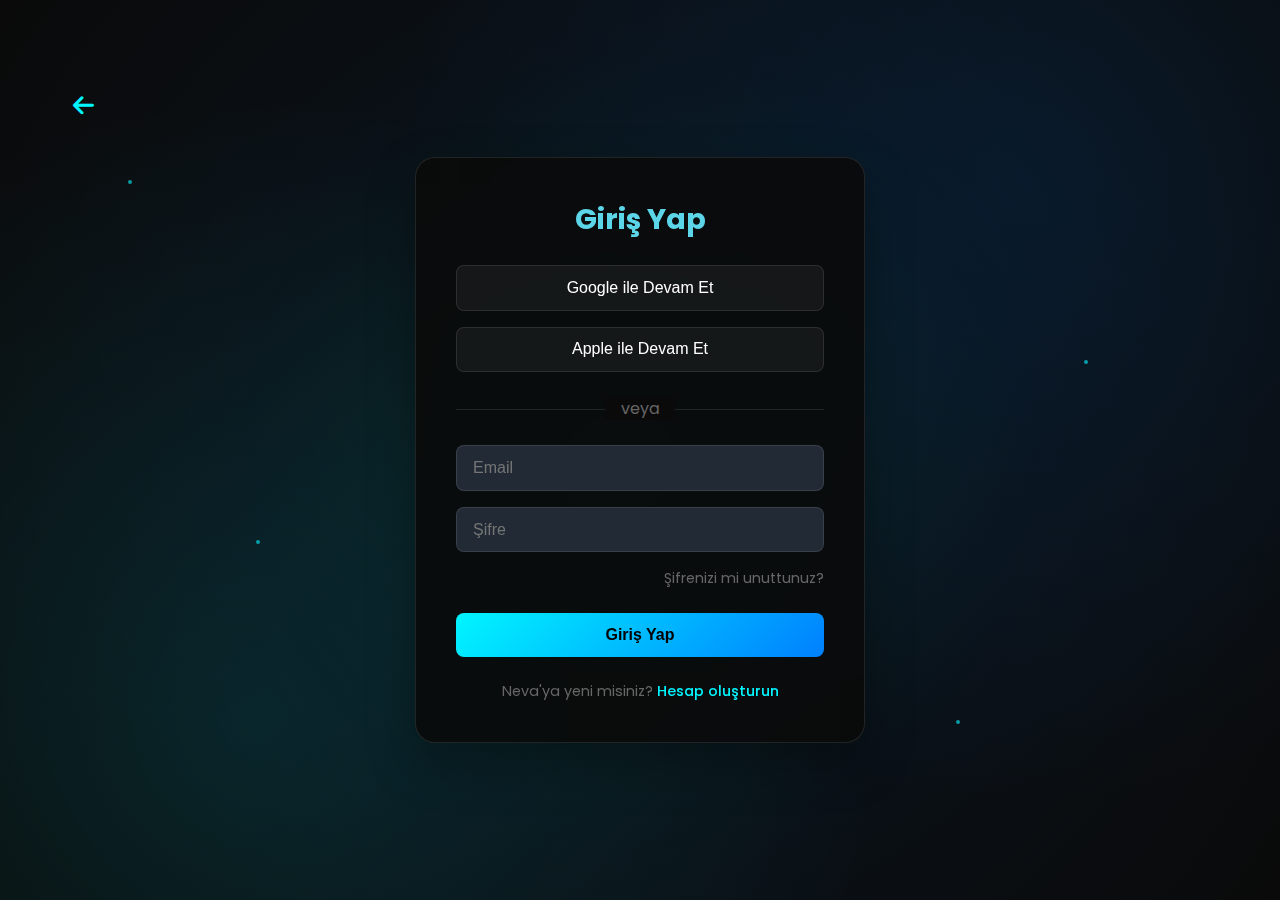
<file: frontend/girisyap.html>
<!DOCTYPE html>
<html lang="tr">
<head>
    <meta charset="UTF-8">
    <meta name="viewport" content="width=device-width, initial-scale=1.0">
    <title>Neva - Giriş Yap</title>
    <link href="https://fonts.googleapis.com/css2?family=Dancing+Script:wght@700&display=swap" rel="stylesheet">
    <link rel="preconnect" href="https://fonts.googleapis.com">
    <link rel="preconnect" href="https://fonts.gstatic.com" crossorigin>
    <link href="https://fonts.googleapis.com/css2?family=Poppins:wght@400;500;600;700&display=swap" rel="stylesheet">
    <link rel="stylesheet" href="girisyap.css">

    <link rel="stylesheet" href="https://cdnjs.cloudflare.com/ajax/libs/font-awesome/6.5.0/css/all.min.css">

     
    <link rel="icon" href="image/favicon.png" type="image/png">

</head>
<body>
        <a href="index.html" class="geri-butonu"><i class="fas fa-arrow-left"></i></a>

    <div class="login-hero">
        <div class="floating-elements">
            <div class="floating-element" style="top: 20%; left: 10%; animation-delay: 0s;"></div>
            <div class="floating-element" style="top: 60%; left: 20%; animation-delay: 2s;"></div>
            <div class="floating-element" style="top: 40%; right: 15%; animation-delay: 4s;"></div>
            <div class="floating-element" style="top: 80%; right: 25%; animation-delay: 1s;"></div>
        </div>

        <div class="auth-container">
            <div class="auth-box">
                <h1>Giriş Yap</h1>
                
                <button class="auth-provider-btn">
                    <span>Google ile Devam Et</span>
                </button>
                
                <button class="auth-provider-btn">
                    <span>Apple ile Devam Et</span>
                </button>
                
                <div class="auth-divider">
                    <span>veya</span>
                </div>
                
                <form class="auth-form">
                    <input type="email" placeholder="Email" required>
                    <input type="password" placeholder="Şifre" required>
                    
                    <a href="sifremiunuttum.html" class="forgot-password">Şifrenizi mi unuttunuz?</a>
                    
                    <button type="submit" class="auth-submit">Giriş Yap</button>
                </form>
                
                <div class="auth-footer">
                    Neva'ya yeni misiniz? <a href="kayitol.html">Hesap oluşturun</a>
                </div>
            </div>
        </div>
    </div>
</body>
</html>
</file>
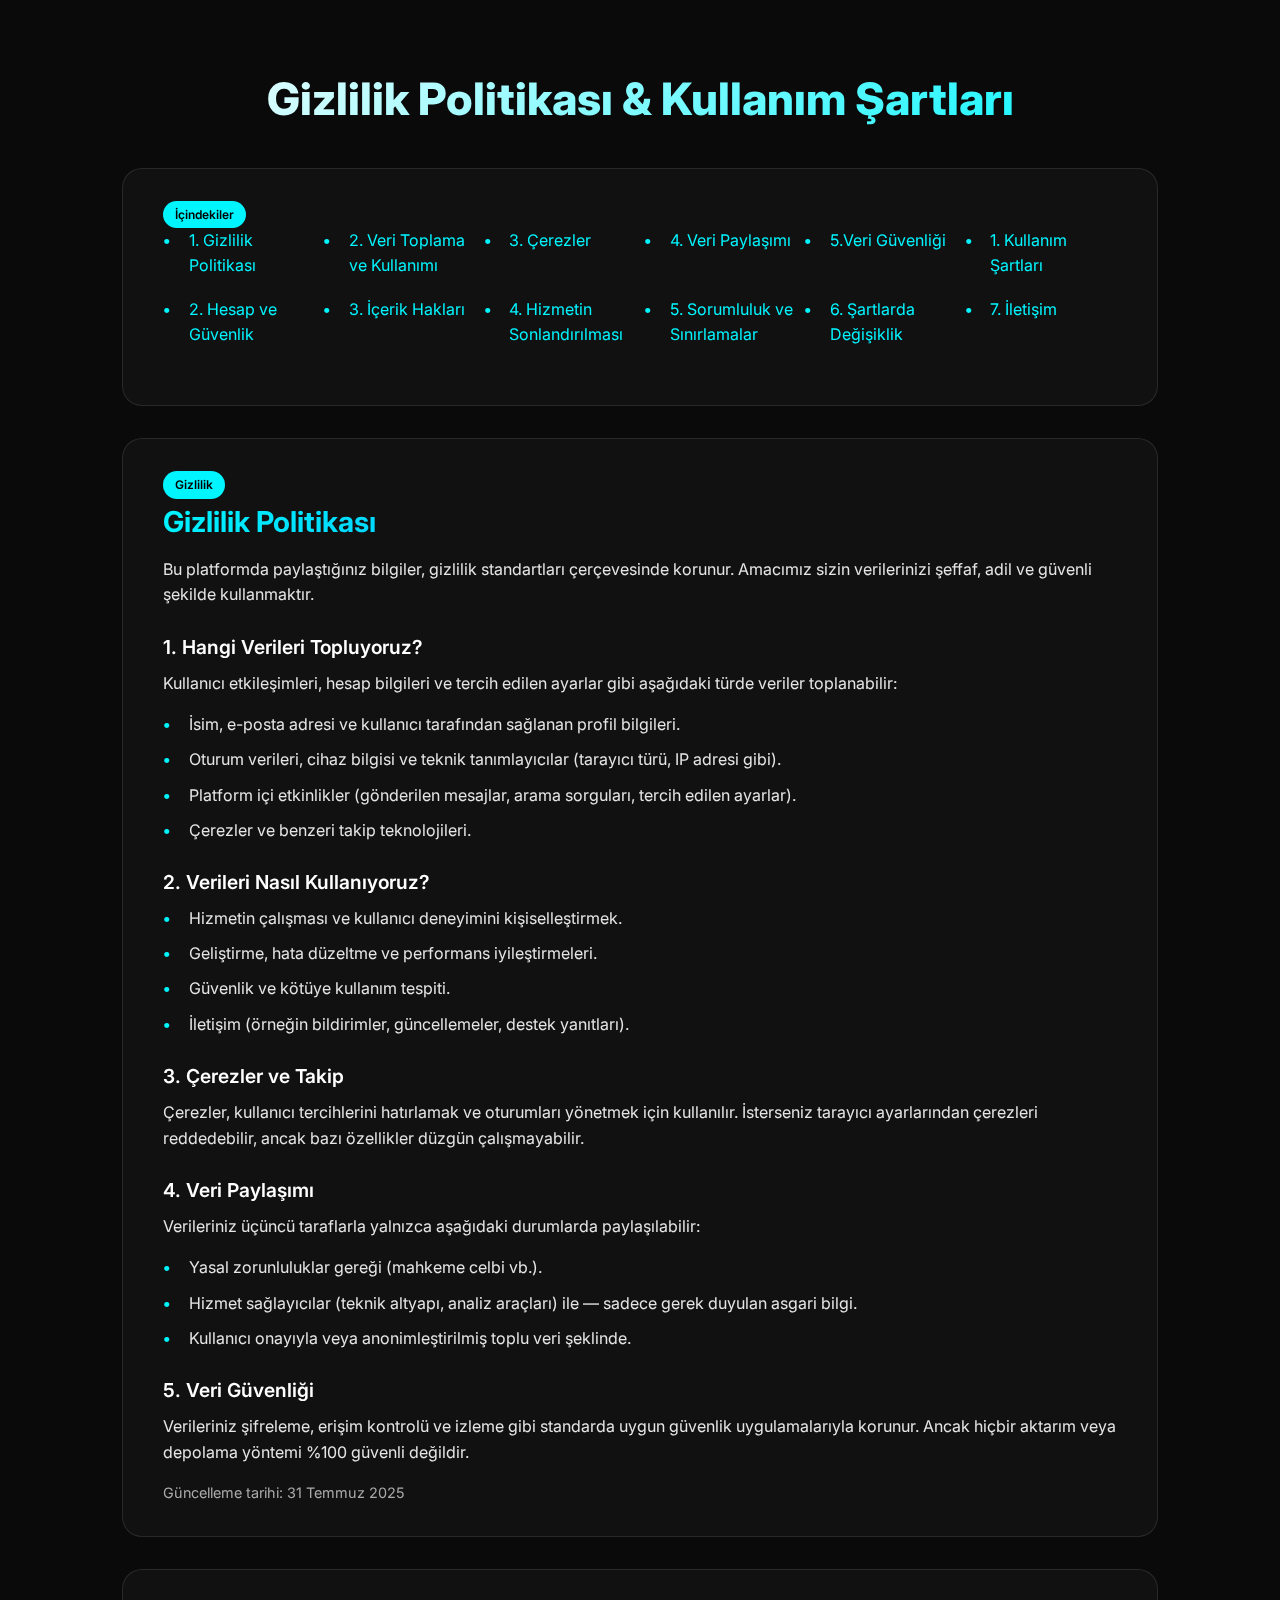
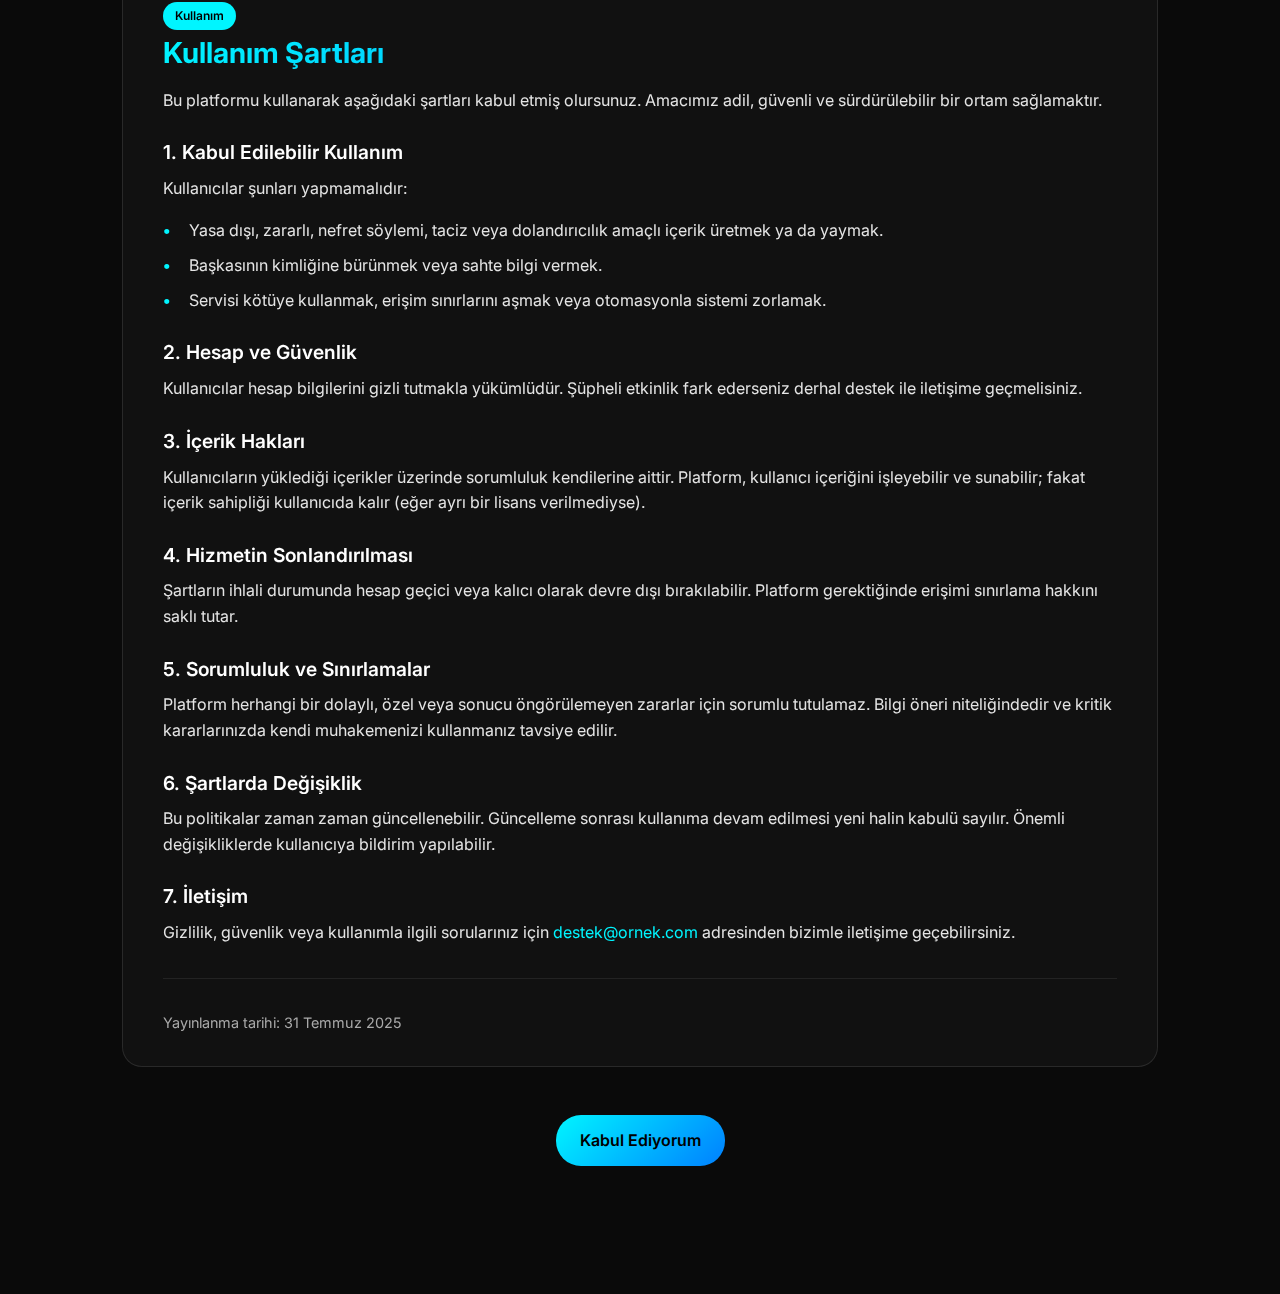
<file: frontend/gizlilik.html>
<!DOCTYPE html>
<html lang="tr">
<head>
  <meta charset="UTF-8" />
  <meta name="viewport" content="width=device-width, initial-scale=1.0"/>
  <title>Gizlilik Politikası &amp; Kullanım Şartları</title>
  <link rel="preconnect" href="https://fonts.googleapis.com"/>
  <link href="https://fonts.googleapis.com/css2?family=Inter:wght@300;500;600;700;800&family=Dancing+Script&display=swap" rel="stylesheet"/>
    <link rel="icon" href="image/favicon.png" type="image/png">

    <link rel="stylesheet" href="https://cdnjs.cloudflare.com/ajax/libs/font-awesome/6.5.0/css/all.min.css">

  
  
  <style>
    :root {
      --bg:#0a0a0a;
      --card: rgba(255,255,255,0.03);
      --border: rgba(255,255,255,0.1);
      --muted:#888;
      --gradient: linear-gradient(135deg,#00f5ff,#0080ff);
      --highlight: #00f5ff;
      --radius: 15px;
      --transition: .3s ease;
      font-family: 'Inter', -apple-system, BlinkMacSystemFont, sans-serif;
    }
    *{box-sizing:border-box;margin:0;padding:0;}
    body{
      background: var(--bg);
      color:#e5e5e5;
      line-height:1.6;
      font-size:16px;
      min-height:100vh;
      padding: 0 1rem 4rem;
    }
    .container{
      max-width: 1100px;
      margin: 0 auto;
      padding: 4rem 2rem;
    }
    .header{
      text-align:center;
      margin-bottom: 2rem;
    }
    .title{
      font-size:2.8rem;
      font-weight:800;
      background: linear-gradient(135deg,#ffffff,#00f5ff);
      -webkit-background-clip: text;
      -webkit-text-fill-color: transparent;
      margin-bottom: .5rem;
    }
    .subtitle{
      font-size:1rem;
      color: #b0b0b0;
      max-width: 800px;
      margin: 0 auto;
    }
    .card{
      background: var(--card);
      border:1px solid var(--border);
      border-radius: 20px;
      padding: 2rem 2.5rem;
      margin-top:2rem;
      position: relative;
      overflow: hidden;
      backdrop-filter: blur(10px);
      transition: var(--transition);
    }
    .card:hover{
      transform: translateY(-3px);
      border-color: rgba(0,245,255,0.3);
      box-shadow: 0 20px 40px rgba(0,245,255,0.1);
    }
    h2{
      font-size:1.8rem;
      margin-bottom: .75rem;
      font-weight:700;
      background: var(--gradient);
      -webkit-background-clip: text;
      -webkit-text-fill-color: transparent;
    }
    h3{
      font-size:1.2rem;
      margin-top:1.5rem;
      margin-bottom:.5rem;
      font-weight:600;
      color:#ffffff;
    }
    p{
      margin-bottom:1rem;
    }
    ul{
      list-style: none;
      padding-left:0;
      margin-bottom:1rem;
    }
    li{
      position: relative;
      padding-left: 1.6em;
      margin-bottom:.6rem;
    }
    li::before{
      content:'•';
      position:absolute;
      left:0;
      top:0;
      color: var(--highlight);
      font-weight:700;
    }
    .small{
      font-size:.85rem;
      color:#999;
    }
    .badge{
      display:inline-block;
      padding:4px 12px;
      background: var(--highlight);
      color:#000;
      border-radius: 999px;
      font-weight:600;
      font-size:.75rem;
      margin-right:.5rem;
    }
    .divider{
      height:1px;
      background: rgba(255,255,255,0.08);
      margin:2rem 0;
    }
    a{
      color: #00f5ff;
      text-decoration:none;
    }
    .toc{
      background: rgba(255,255,255,0.02);
      padding:1rem 1.5rem;
      border-radius:12px;
      border:1px solid var(--border);
      margin-bottom:2rem;
      background: var(--card);
      border:1px solid var(--border);
      border-radius: 20px;
      padding: 2rem 2.5rem;
      margin-top:2rem;
      position: relative;
      overflow: hidden;
      backdrop-filter: blur(10px);
      transition: var(--transition);
    
    }
    .toc ul{
      display:grid;
      grid-template-columns: repeat(auto-fit,minmax(150px,1fr));
      gap:.5rem;
    }
    .accept-button{
      display:inline-flex;
      align-items:center;
      gap:8px;
      background: var(--gradient);
      color:#000;
      padding: .8rem 1.5rem;
      border:none;
      border-radius:25px;
      cursor:pointer;
      font-weight:600;
      font-size:1rem;
      text-decoration:none;
      transition: var(--transition);
    }
    .accept-button:hover{
      transform: translateY(-2px);
      box-shadow: 0 10px 30px rgba(0,245,255,0.3);
    }
    .meta{
      font-size:.9rem;
      color:#aaa;
      margin-top: .5rem;
    }
    .highlight-text{
      background: rgba(0,245,255,0.1);
      padding:2px 6px;
      border-radius:4px;
    }
    @media (max-width: 900px){
      .title{font-size:2.2rem;}
    }
  </style>
</head>
<body>



  <div class="container">
    <div class="header">
      <div class="title">Gizlilik Politikası &amp; Kullanım Şartları</div>
      <div class="subtitle">
        </div>
    </div>

    <div class="toc card">

      <div class="badge">İçindekiler</div>
        

      <ul>
        <li><a href="#gizlilik">1. Gizlilik Politikası</a></li>
        <li><a href="#veri-toplama">2. Veri Toplama ve Kullanımı</a></li>
        <li><a href="#cerezler">3. Çerezler</a></li>
        <li><a href="#veripaylasimi">4. Veri Paylaşımı</a></li>
        <li><a href="#verigüvenliği">5.Veri Güvenliği</a></li>

        <li><a href="#kullanim">1. Kullanım Şartları</a></li>
        <li><a href="#sorumluluk">2. Hesap ve Güvenlik</a></li>
        <li><a href="#degisiklik">3. İçerik Hakları</a></li>
        <li><a href="#degisiklik">4. Hizmetin Sonlandırılması</a></li>
        <li><a href="#degisiklik">5. Sorumluluk ve Sınırlamalar</a></li>
        <li><a href="#degisiklik">6. Şartlarda Değişiklik</a></li>
        <li><a href="#degisiklik">7. İletişim</a></li>

      </ul>
    </div>

    <!-- Gizlilik Politikası -->
    <div id="gizlilik" class="card">
      <div class="badge">Gizlilik</div>
      <h2>Gizlilik Politikası</h2>
      <p>Bu platformda paylaştığınız bilgiler, gizlilik standartları çerçevesinde korunur. Amacımız sizin verilerinizi şeffaf, adil ve güvenli şekilde kullanmaktır.</p>

      <h3 id="veri-toplama">1. Hangi Verileri Topluyoruz?</h3>
      <p>Kullanıcı etkileşimleri, hesap bilgileri ve tercih edilen ayarlar gibi aşağıdaki türde veriler toplanabilir:</p>
      <ul>
        <li>İsim, e-posta adresi ve kullanıcı tarafından sağlanan profil bilgileri.</li>
        <li>Oturum verileri, cihaz bilgisi ve teknik tanımlayıcılar (tarayıcı türü, IP adresi gibi).</li>
        <li>Platform içi etkinlikler (gönderilen mesajlar, arama sorguları, tercih edilen ayarlar).</li>
        <li>Çerezler ve benzeri takip teknolojileri.</li>
      </ul>

      <h3 id="veri-kullanimi">2. Verileri Nasıl Kullanıyoruz?</h3>
      <ul>
        <li>Hizmetin çalışması ve kullanıcı deneyimini kişiselleştirmek.</li>
        <li>Geliştirme, hata düzeltme ve performans iyileştirmeleri.</li>
        <li>Güvenlik ve kötüye kullanım tespiti.</li>
        <li>İletişim (örneğin bildirimler, güncellemeler, destek yanıtları).</li>
      </ul>

      <h3 id="cerezler">3. Çerezler ve Takip</h3>
      <p>Çerezler, kullanıcı tercihlerini hatırlamak ve oturumları yönetmek için kullanılır. İsterseniz tarayıcı ayarlarından çerezleri reddedebilir, ancak bazı özellikler düzgün çalışmayabilir.</p>

      <h3 id ="veripaylasimi">4. Veri Paylaşımı</h3>
      <p>Verileriniz üçüncü taraflarla yalnızca aşağıdaki durumlarda paylaşılabilir:</p>
      <ul>
        <li>Yasal zorunluluklar gereği (mahkeme celbi vb.).</li>
        <li>Hizmet sağlayıcılar (teknik altyapı, analiz araçları) ile — sadece gerek duyulan asgari bilgi.</li>
        <li>Kullanıcı onayıyla veya anonimleştirilmiş toplu veri şeklinde.</li>
      </ul>

      <h3 id= "verigüvenliği">5. Veri Güvenliği</h3>
      <p>Verileriniz şifreleme, erişim kontrolü ve izleme gibi standarda uygun güvenlik uygulamalarıyla korunur. Ancak hiçbir aktarım veya depolama yöntemi %100 güvenli değildir.</p>

      <div class="meta">Güncelleme tarihi: 31 Temmuz 2025</div>
    </div>

    <!-- Kullanım Şartları -->
    <div id="kullanim" class="card">
      <div class="badge">Kullanım</div>
      <h2>Kullanım Şartları</h2>
      <p>Bu platformu kullanarak aşağıdaki şartları kabul etmiş olursunuz. Amacımız adil, güvenli ve sürdürülebilir bir ortam sağlamaktır.</p>

      <h3>1. Kabul Edilebilir Kullanım</h3>
      <p>Kullanıcılar şunları yapmamalıdır:</p>
      <ul>
        <li>Yasa dışı, zararlı, nefret söylemi, taciz veya dolandırıcılık amaçlı içerik üretmek ya da yaymak.</li>
        <li>Başkasının kimliğine bürünmek veya sahte bilgi vermek.</li>
        <li>Servisi kötüye kullanmak, erişim sınırlarını aşmak veya otomasyonla sistemi zorlamak.</li>
      </ul>

      <h3>2. Hesap ve Güvenlik</h3>
      <p>Kullanıcılar hesap bilgilerini gizli tutmakla yükümlüdür. Şüpheli etkinlik fark ederseniz derhal destek ile iletişime geçmelisiniz.</p>

      <h3>3. İçerik Hakları</h3>
      <p>Kullanıcıların yüklediği içerikler üzerinde sorumluluk kendilerine aittir. Platform, kullanıcı içeriğini işleyebilir ve sunabilir; fakat içerik sahipliği kullanıcıda kalır (eğer ayrı bir lisans verilmediyse).</p>

      <h3>4. Hizmetin Sonlandırılması</h3>
      <p>Şartların ihlali durumunda hesap geçici veya kalıcı olarak devre dışı bırakılabilir. Platform gerektiğinde erişimi sınırlama hakkını saklı tutar.</p>

      <h3 id="sorumluluk">5. Sorumluluk ve Sınırlamalar</h3>
      <p>Platform herhangi bir dolaylı, özel veya sonucu öngörülemeyen zararlar için sorumlu tutulamaz. Bilgi öneri niteliğindedir ve kritik kararlarınızda kendi muhakemenizi kullanmanız tavsiye edilir.</p>

      <h3 id="degisiklik">6. Şartlarda Değişiklik</h3>
      <p>Bu politikalar zaman zaman güncellenebilir. Güncelleme sonrası kullanıma devam edilmesi yeni halin kabulü sayılır. Önemli değişikliklerde kullanıcıya bildirim yapılabilir.</p>

      <h3 id="iletisim">7. İletişim</h3>
      <p>Gizlilik, güvenlik veya kullanımla ilgili sorularınız için <a href="mailto:destek@neva.com.tr">destek@ornek.com</a> adresinden bizimle iletişime geçebilirsiniz.</p>

      <div class="divider"></div>


      <div class="meta">Yayınlanma tarihi: 31 Temmuz 2025</div>
    </div>

    <div style="text-align:center; margin-top:3rem;">
      <a href="kayitol.html" class="accept-button">Kabul Ediyorum</a>
    </div>
  </div>
</body>
</html>
</file>
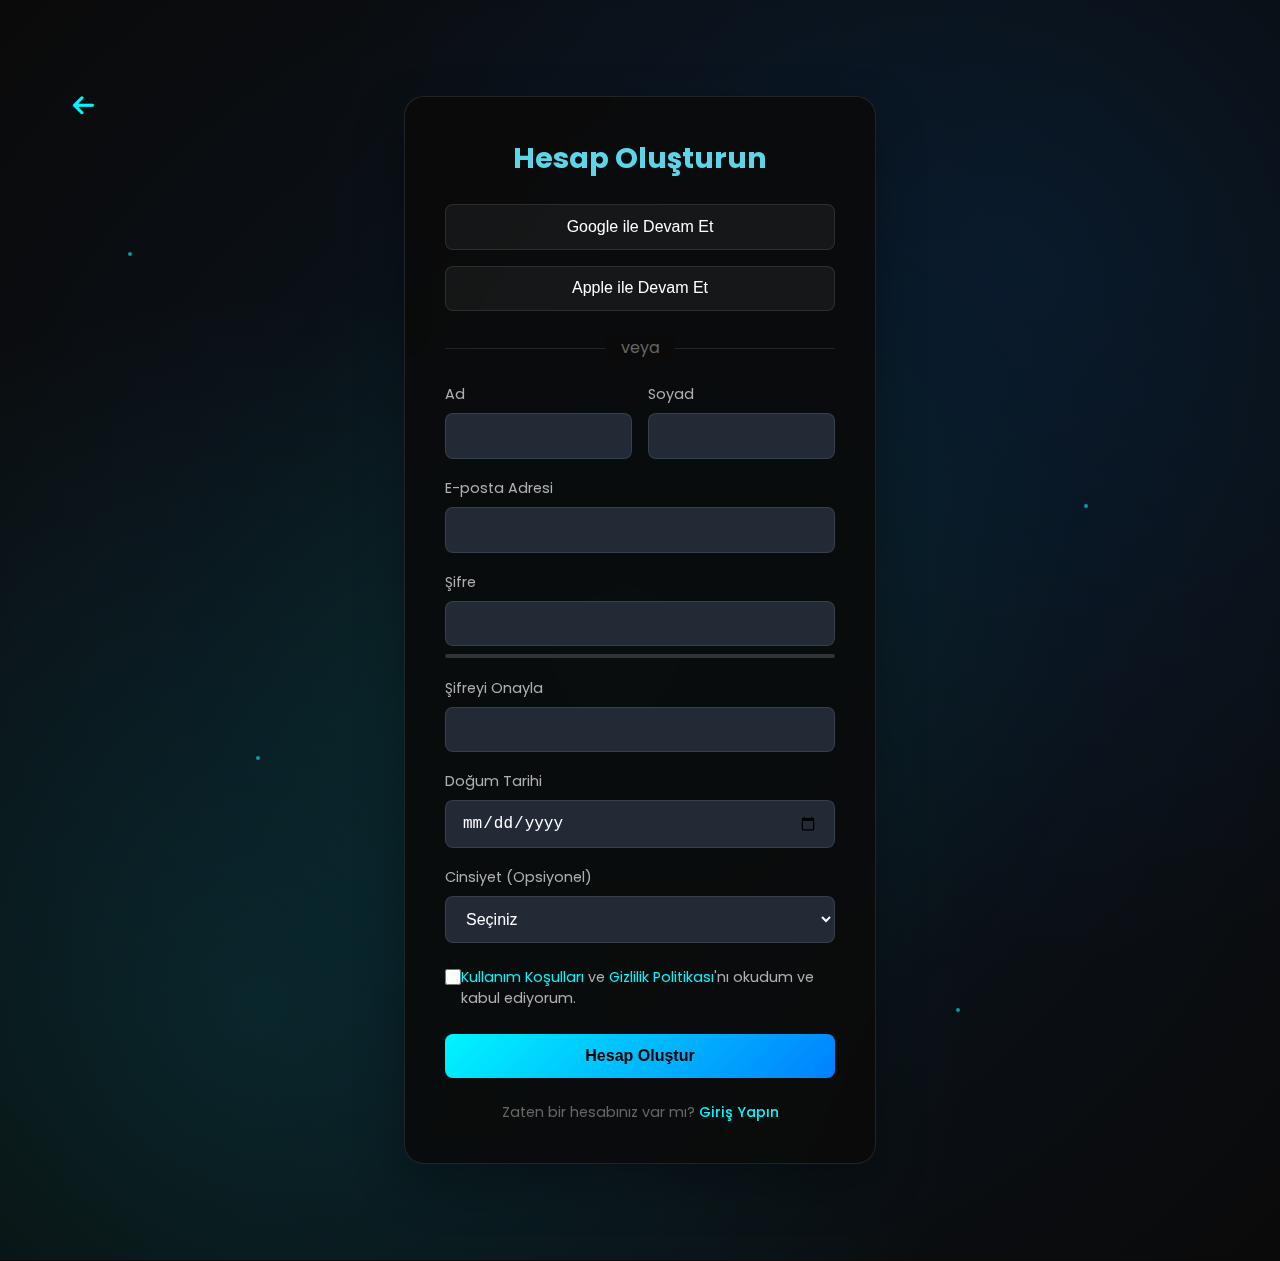
<file: frontend/kayitol.html>
<!DOCTYPE html>
<html lang="tr">
<head>
    <meta charset="UTF-8">
    <meta name="viewport" content="width=device-width, initial-scale=1.0">
    <title>Neva - Kayıt Ol</title>
    <link href="https://fonts.googleapis.com/css2?family=Dancing+Script:wght@700&display=swap" rel="stylesheet">
    <link rel="preconnect" href="https://fonts.googleapis.com">
    <link rel="preconnect" href="https://fonts.gstatic.com" crossorigin>
    <link href="https://fonts.googleapis.com/css2?family=Poppins:wght@400;500;600;700&display=swap" rel="stylesheet">
    <link rel="stylesheet" href="kayitol.css">
    <link rel="icon" href="image/favicon.png" type="image/png">

    <link rel="stylesheet" href="https://cdnjs.cloudflare.com/ajax/libs/font-awesome/6.5.0/css/all.min.css">

</head>
<body>



    <a href="index.html" class="geri-butonu"><i class="fas fa-arrow-left"></i></a>

    <div class="login-hero">
        <div class="floating-elements">
            <div class="floating-element" style="top: 20%; left: 10%; animation-delay: 0s;"></div>
            <div class="floating-element" style="top: 60%; left: 20%; animation-delay: 2s;"></div>
            <div class="floating-element" style="top: 40%; right: 15%; animation-delay: 4s;"></div>
            <div class="floating-element" style="top: 80%; right: 25%; animation-delay: 1s;"></div>
        </div>
        
    
        <div class="auth-container">
            <div class="auth-box">
                <h1>Hesap Oluşturun</h1>
                
                <button class="auth-provider-btn">
                    <span>Google ile Devam Et</span>
                </button>
                
                <button class="auth-provider-btn">
                    <span>Apple ile Devam Et</span>
                </button>
                
                <div class="auth-divider">
                    <span>veya</span>
                </div>
                
                <form class="auth-form" id="signupForm">
                    <div class="form-row">
                        <div class="form-group">
                            <label for="firstName">Ad</label>
                            <input type="text" id="firstName" required>
                            <div class="error-message" id="firstNameError">Lütfen geçerli bir ad girin</div>
                        </div>
                        <div class="form-group">
                            <label for="lastName">Soyad</label>
                            <input type="text" id="lastName" required>
                            <div class="error-message" id="lastNameError">Lütfen geçerli bir soyad girin</div>
                        </div>
                    </div>
                    
                    <div class="form-group">
                        <label for="email">E-posta Adresi</label>
                        <input type="email" id="email" required>
                        <div class="error-message" id="emailError">Lütfen geçerli bir e-posta adresi girin</div>
                    </div>
                    
                    <div class="form-group">
                        <label for="password">Şifre</label>
                        <input type="password" id="password" required minlength="8">
                        <div class="password-strength">
                            <div class="password-strength-bar" id="passwordStrength"></div>
                        </div>
                        <div class="error-message" id="passwordError">Şifre en az 8 karakter olmalı</div>
                    </div>
                    
                    <div class="form-group">
                        <label for="confirmPassword">Şifreyi Onayla</label>
                        <input type="password" id="confirmPassword" required>
                        <div class="error-message" id="confirmPasswordError">Şifreler eşleşmiyor</div>
                    </div>
                    
                    <div class="form-group">
                        <label for="birthDate">Doğum Tarihi</label>
                        <input type="date" id="birthDate" required>
                        <div class="error-message" id="birthDateError">Geçerli bir doğum tarihi seçin</div>
                    </div>
                    
                    <div class="form-group">
                        <label for="gender">Cinsiyet (Opsiyonel)</label>
                        <select id="gender">
                            <option value="">Seçiniz</option>
                            <option value="male">Erkek</option>
                            <option value="female">Kadın</option>

                            <option value="prefer-not-to-say">Belirtmek İstemiyorum</option>
                        </select>
                    </div>
                    
                    <div class="terms-checkbox">
                        <input type="checkbox" id="terms" required>
                        <label for="terms">
                            <a href="gizlilik.html" target="_blank">Kullanım Koşulları</a> ve <a href="gizlilik.html">Gizlilik Politikası</a>'nı okudum ve kabul ediyorum.
                        </label>
                        <!-- tagert başka sayfaya açar -->
                    </div>
                    <div class="error-message" id="termsError">Devam edebilmek için kabul etmelisiniz</div>
                    
                    <button type="submit" class="auth-submit">Hesap Oluştur</button>
                </form>
                
                <div class="auth-footer">
                    Zaten bir hesabınız var mı? <a href="girisyap.html">Giriş Yapın</a>
                </div>
            </div>
        </div>
    </div>

    <script>
        document.addEventListener('DOMContentLoaded', function() {
            const form = document.getElementById('signupForm');
            const emailInput = document.getElementById('email');
            const passwordInput = document.getElementById('password');
            const confirmPasswordInput = document.getElementById('confirmPassword');
            const passwordStrengthBar = document.getElementById('passwordStrength');
            const birthDateInput = document.getElementById('birthDate');
            
            // Şifre güç kontrolü
            passwordInput.addEventListener('input', function() {
                const password = this.value;
                let strength = 0;
                
                // Uzunluk kontrolü
                if (password.length >= 8) strength += 1;
                if (password.length >= 12) strength += 1;
                
                // Karakter çeşitliliği
                if (/[A-Z]/.test(password)) strength += 1;
                if (/[0-9]/.test(password)) strength += 1;
                if (/[^A-Za-z0-9]/.test(password)) strength += 1;
                
                // Güç çubuğunu güncelle
                let width = 0;
                let color = '#ff4757';
                
                if (strength <= 1) {
                    width = 25;
                    color = '#ff4757';
                } else if (strength <= 3) {
                    width = 50;
                    color = '#ffa502';
                } else if (strength <= 4) {
                    width = 75;
                    color = '#2ed573';
                } else {
                    width = 100;
                    color = '#00f5ff';
                }
                
                passwordStrengthBar.style.width = width + '%';
                passwordStrengthBar.style.background = color;
            });
            
            // E-posta doğrulama
            emailInput.addEventListener('blur', function() {
                const email = this.value.trim();
                const emailError = document.getElementById('emailError');
                
                if (!email) {
                    showError(emailError, 'E-posta adresi gereklidir');
                } else if (!isValidEmail(email)) {
                    showError(emailError, 'Geçerli bir e-posta adresi girin');
                } else {
                    hideError(emailError);
                    checkEmailAvailability(email);
                }
            });
            
            // Şifre eşleşme kontrolü
            confirmPasswordInput.addEventListener('input', function() {
                const confirmPassword = this.value;
                const password = passwordInput.value;
                const confirmPasswordError = document.getElementById('confirmPasswordError');
                
                if (confirmPassword !== password) {
                    showError(confirmPasswordError, 'Şifreler eşleşmiyor');
                } else {
                    hideError(confirmPasswordError);
                }
            });
            
            // Doğum tarihi kontrolü
            birthDateInput.addEventListener('change', function() {
                const birthDate = new Date(this.value);
                const today = new Date();
                const minAgeDate = new Date();
                minAgeDate.setFullYear(today.getFullYear() - 13);
                
                const birthDateError = document.getElementById('birthDateError');
                
                if (!this.value) {
                    showError(birthDateError, 'Doğum tarihi gereklidir');
                } else if (birthDate > today) {
                    showError(birthDateError, 'Geçerli bir doğum tarihi girin');
                } else if (birthDate > minAgeDate) {
                    showError(birthDateError, '13 yaşından büyük olmalısınız');
                } else {
                    hideError(birthDateError);
                }
            });
            
            // Form gönderimi
            form.addEventListener('submit', function(e) {
                e.preventDefault();
                
                // Tüm alanları kontrol et
                let isValid = true;
                
                // Ad kontrolü
                if (!document.getElementById('firstName').value.trim()) {
                    showError(document.getElementById('firstNameError'), 'Ad gereklidir');
                    isValid = false;
                }
                
                // Soyad kontrolü
                if (!document.getElementById('lastName').value.trim()) {
                    showError(document.getElementById('lastNameError'), 'Soyad gereklidir');
                    isValid = false;
                }
                
                // E-posta kontrolü
                const email = emailInput.value.trim();
                if (!email) {
                    showError(document.getElementById('emailError'), 'E-posta adresi gereklidir');
                    isValid = false;
                } else if (!isValidEmail(email)) {
                    showError(document.getElementById('emailError'), 'Geçerli bir e-posta adresi girin');
                    isValid = false;
                }
                
                // Şifre kontrolü
                const password = passwordInput.value;
                if (password.length < 8) {
                    showError(document.getElementById('passwordError'), 'Şifre en az 8 karakter olmalı');
                    isValid = false;
                }
                
                // Şifre eşleşme kontrolü
                if (password !== confirmPasswordInput.value) {
                    showError(document.getElementById('confirmPasswordError'), 'Şifreler eşleşmiyor');
                    isValid = false;
                }
                
                // Doğum tarihi kontrolü
                if (!birthDateInput.value) {
                    showError(document.getElementById('birthDateError'), 'Doğum tarihi gereklidir');
                    isValid = false;
                }
                
                // Kullanım koşulları kontrolü
                if (!document.getElementById('terms').checked) {
                    showError(document.getElementById('termsError'), 'Devam edebilmek için kabul etmelisiniz');
                    isValid = false;
                }
                
                if (isValid) {
                    // Formu gönder
                    alert('Kayıt başarılı! Giriş sayfasına yönlendiriliyorsunuz...');
                    // Burada gerçek bir kayıt işlemi yapılabilir
                }
            });
            
            // Yardımcı fonksiyonlar
            function isValidEmail(email) {
                const re = /^[^\s@]+@[^\s@]+\.[^\s@]+$/;
                return re.test(email);
            }
            
            function showError(element, message) {
                element.textContent = message;
                element.style.display = 'block';
            }
            
            function hideError(element) {
                element.style.display = 'none';
            }
            
            // E-posta kullanılabilirlik kontrolü (simülasyon)
            function checkEmailAvailability(email) {
                // Burada gerçek bir API çağrısı yapılabilir
                const emailError = document.getElementById('emailError');
                
                // Simüle edilmiş kullanılmış e-postalar
                const usedEmails = ['test@example.com', 'user@neva.com'];
                
                if (usedEmails.includes(email)) {
                    showError(emailError, 'Bu e-posta zaten kullanılıyor');
                }
            }
        });
    </script>
</body>
</html>
</file>
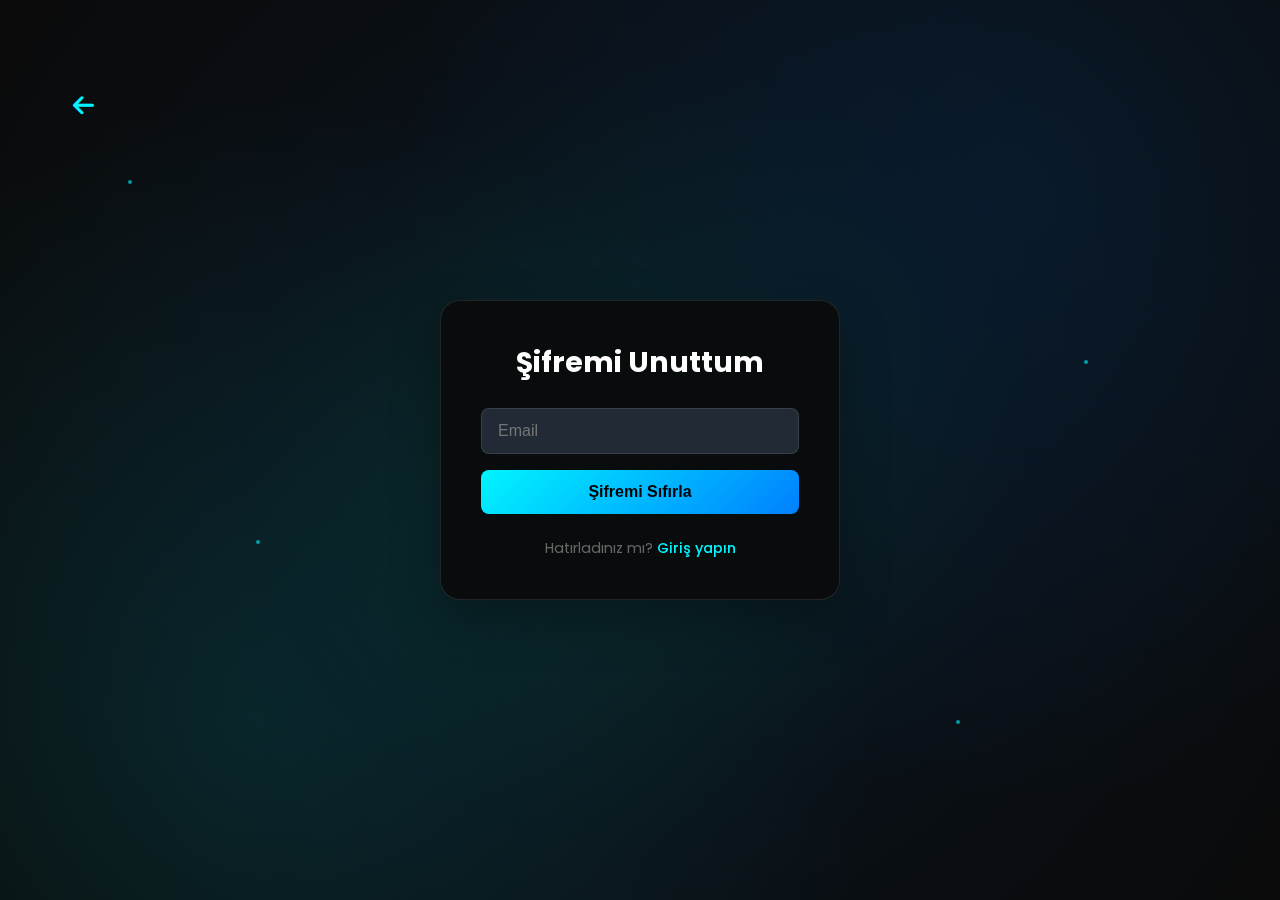
<file: frontend/sifremiunuttum.html>
<!DOCTYPE html>
<html lang="tr">
<head>
    <meta charset="UTF-8">
    <meta name="viewport" content="width=device-width, initial-scale=1.0">
    <title>Neva - Şifremi Unuttum</title>
    <link href="https://fonts.googleapis.com/css2?family=Dancing+Script:wght@700&display=swap" rel="stylesheet">
    <link rel="preconnect" href="https://fonts.googleapis.com">
    <link rel="preconnect" href="https://fonts.gstatic.com" crossorigin>
    <link href="https://fonts.googleapis.com/css2?family=Poppins:wght@400;500;600;700&display=swap" rel="stylesheet">
    <link rel="stylesheet" href="sifremiunuttum.css">
    <link rel="icon" href="image/favicon.png" type="image/png">

    <link rel="stylesheet" href="https://cdnjs.cloudflare.com/ajax/libs/font-awesome/6.5.0/css/all.min.css">

</head>
<body>
    <a href="girisyap.html" class="geri_butonu"><i class="fas fa-arrow-left"></i></a>

    <div class="login-hero">
        <div class="floating-elements">
            <div class="floating-element" style="top: 20%; left: 10%; animation-delay: 0s;"></div>
            <div class="floating-element" style="top: 60%; left: 20%; animation-delay: 2s;"></div>
            <div class="floating-element" style="top: 40%; right: 15%; animation-delay: 4s;"></div>
            <div class="floating-element" style="top: 80%; right: 25%; animation-delay: 1s;"></div>
        </div>

        <div class="auth-container">
            <div class="auth-box">
                <h1>Şifremi Unuttum</h1>
                
                
                
                
                
                
                <form class="auth-form">
                    <input type="email" placeholder="Email" required>
                   
                    
                   
                    
                    <button type="submit" class="auth-submit">Şifremi Sıfırla</button>
                </form>
                
                <div class="auth-footer">
                   Hatırladınız mı? <a href="girisyap.html">Giriş yapın</a>
                </div>
            </div>
        </div>
    </div>
</body>
</html>
</file>
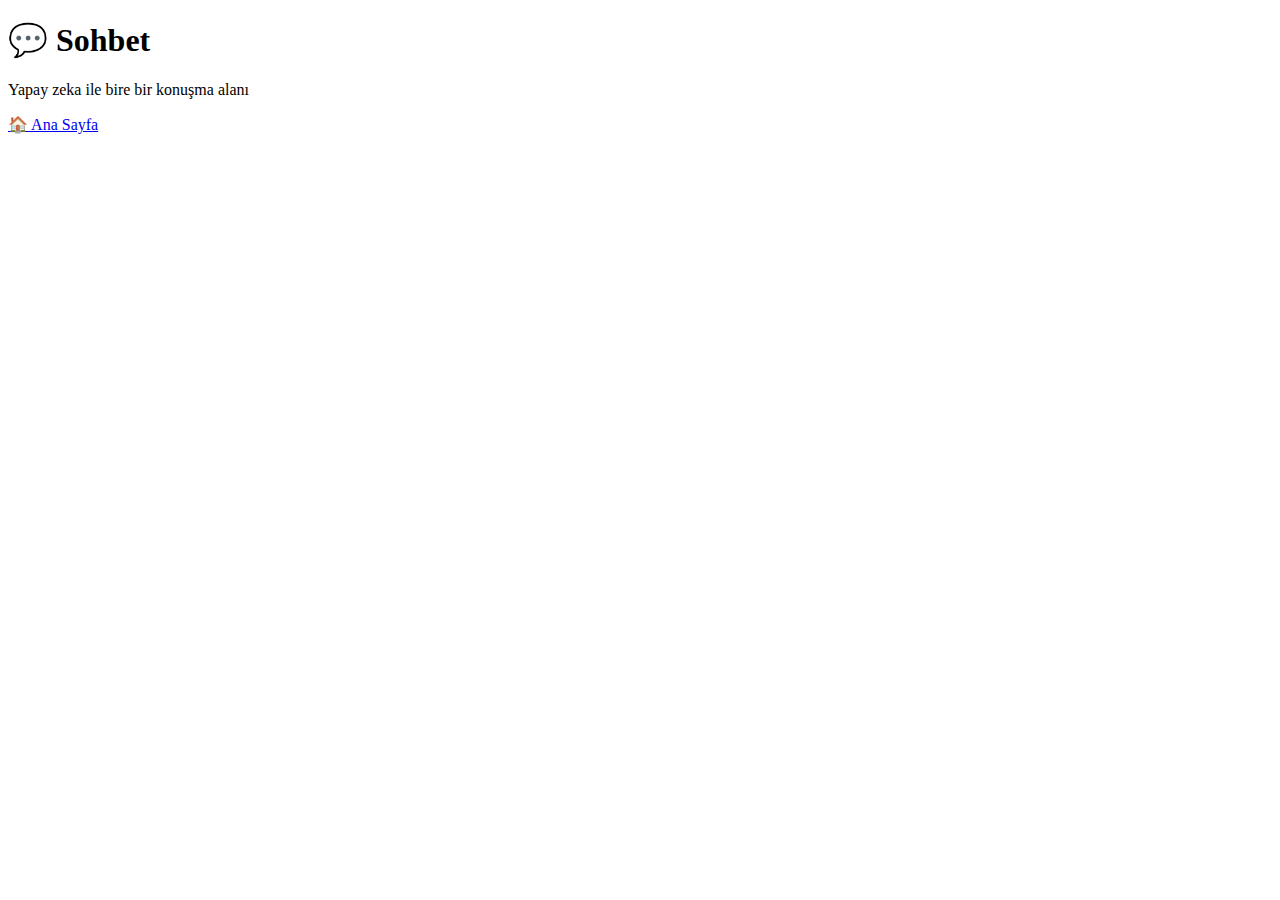
<file: psyai_linked_pages/chat.html>
<!DOCTYPE html>
<html lang="en">
<head>
  <meta charset="UTF-8" />
  <title>PsyAI - Sohbet</title>
</head>
<body>
  <h1>💬 Sohbet</h1>
  <p>Yapay zeka ile bire bir konuşma alanı</p>
  <a href="index.html">🏠 Ana Sayfa</a>
</body>
</html>
</file>
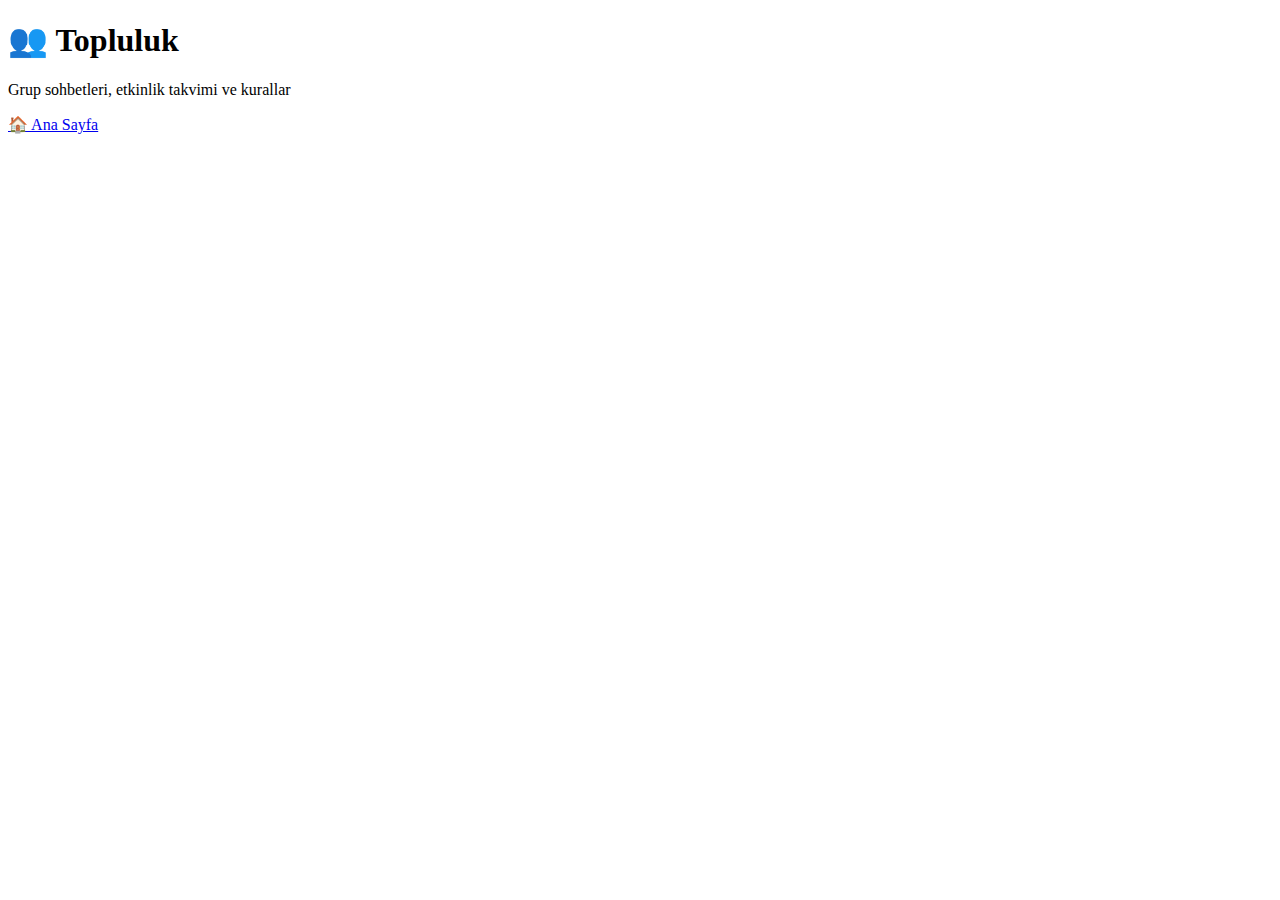
<file: psyai_linked_pages/community.html>
<!DOCTYPE html>
<html lang="en">
<head>
  <meta charset="UTF-8" />
  <title>PsyAI - Topluluk</title>
</head>
<body>
  <h1>👥 Topluluk</h1>
  <p>Grup sohbetleri, etkinlik takvimi ve kurallar</p>
  <a href="index.html">🏠 Ana Sayfa</a>
</body>
</html>
</file>
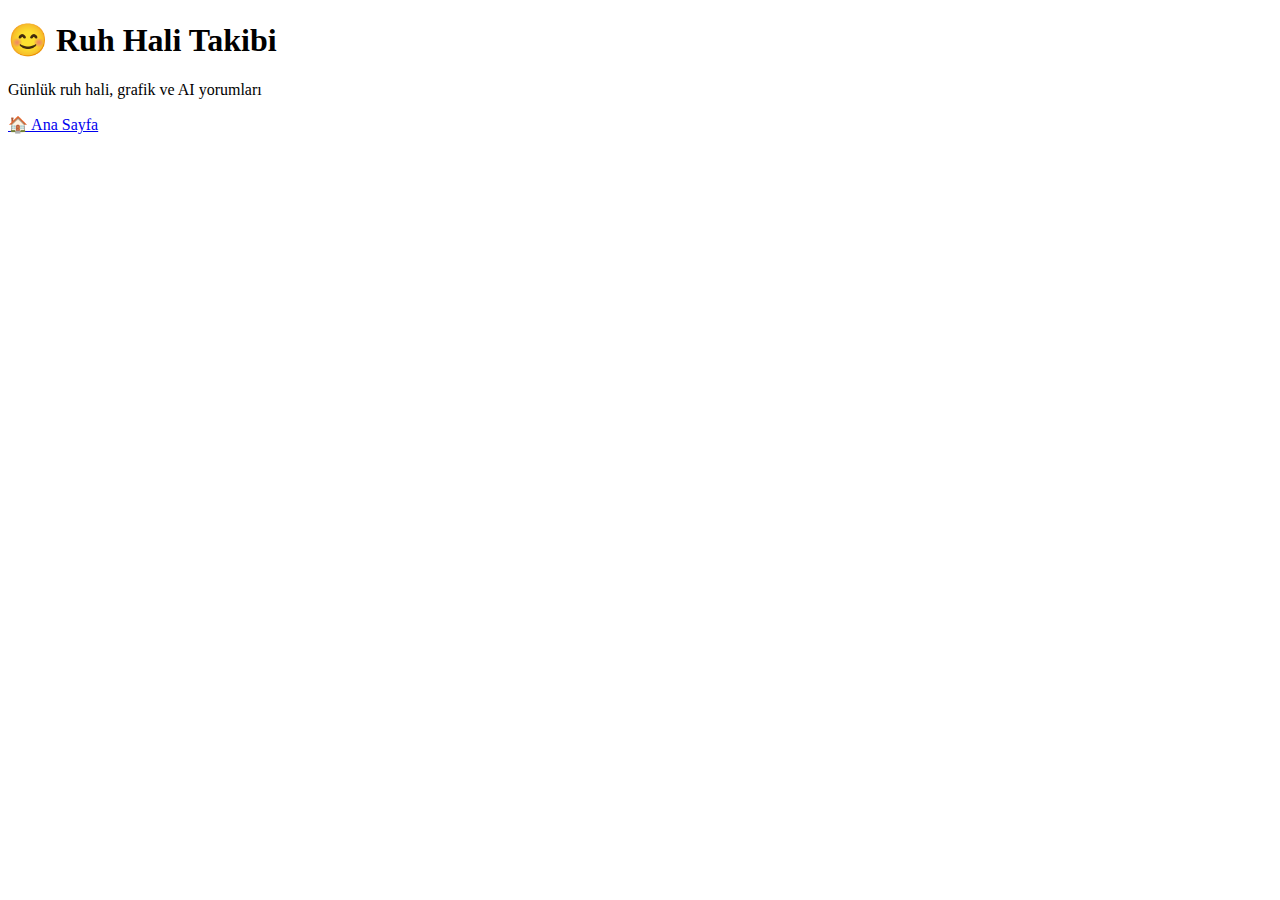
<file: psyai_linked_pages/mood.html>
<!DOCTYPE html>
<html lang="en">
<head>
  <meta charset="UTF-8" />
  <title>PsyAI - Ruh Hali</title>
</head>
<body>
  <h1>😊 Ruh Hali Takibi</h1>
  <p>Günlük ruh hali, grafik ve AI yorumları</p>
  <a href="index.html">🏠 Ana Sayfa</a>
</body>
</html>
</file>
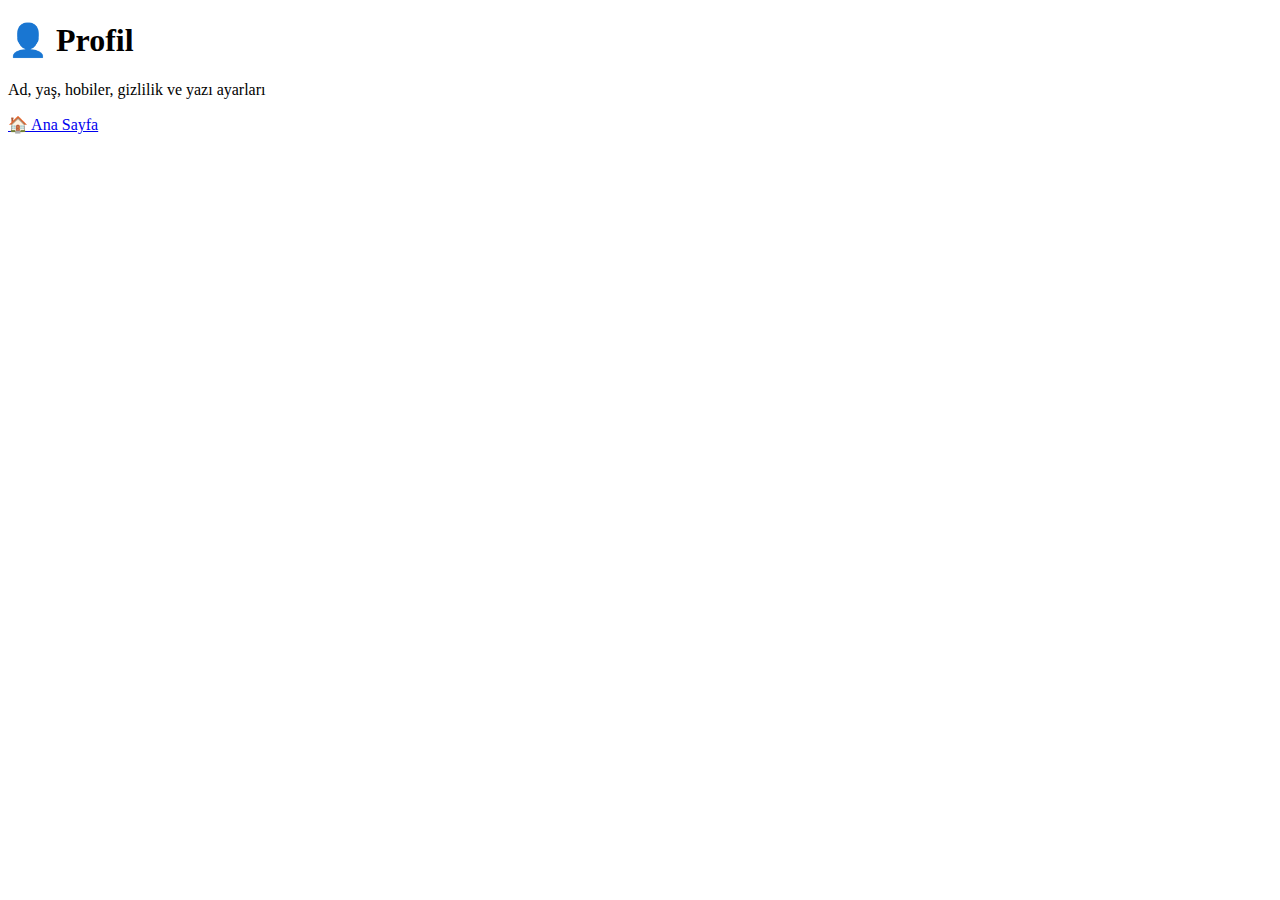
<file: psyai_linked_pages/profile.html>
<!DOCTYPE html>
<html lang="en">
<head>
  <meta charset="UTF-8" />
  <title>PsyAI - Profil</title>
</head>
<body>
  <h1>👤 Profil</h1>
  <p>Ad, yaş, hobiler, gizlilik ve yazı ayarları</p>
  <a href="index.html">🏠 Ana Sayfa</a>
</body>
</html>
</file>
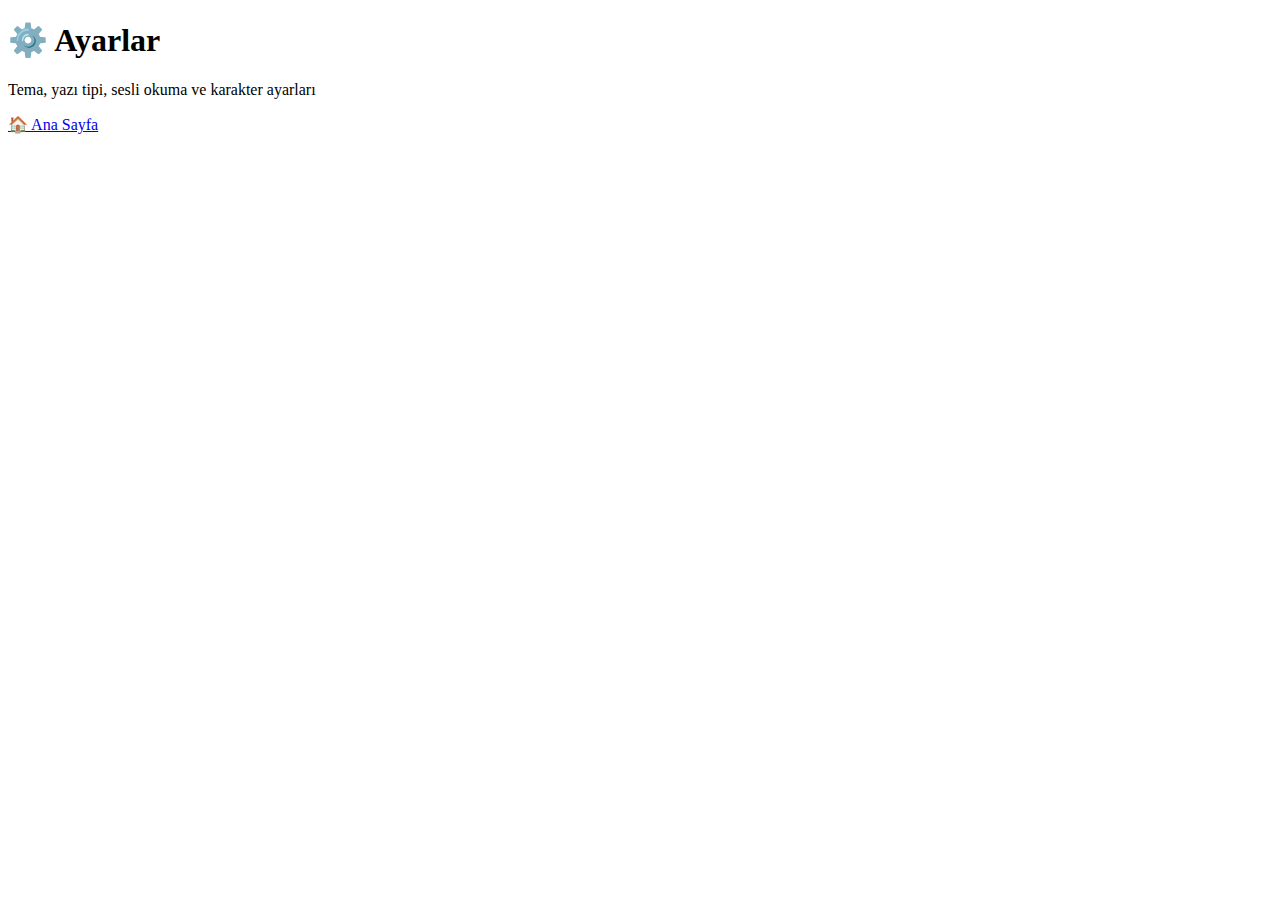
<file: psyai_linked_pages/settings.html>
<!DOCTYPE html>
<html lang="en">
<head>
  <meta charset="UTF-8" />
  <title>PsyAI - Ayarlar</title>
</head>
<body>
  <h1>⚙️ Ayarlar</h1>
  <p>Tema, yazı tipi, sesli okuma ve karakter ayarları</p>
  <a href="index.html">🏠 Ana Sayfa</a>
</body>
</html>
</file>
<file: frontend/styles.css>
/* Mobile Menu */
        .mobile-menu-toggle {
            display: none;
            flex-direction: column;
            cursor: pointer;
            z-index: 1001;
        }

        .mobile-menu-toggle span {
            width: 25px;
            height: 3px;
            background: #ffffff;
            margin: 3px 0;
            transition: 0.3s;
            border-radius: 3px;
        }

        .mobile-menu-toggle.active span:nth-child(1) {
            transform: rotate(-45deg) translate(-5px, 6px);
            background: #00f5ff;
        }

        .mobile-menu-toggle.active span:nth-child(2) {
            opacity: 0;
        }

        .mobile-menu-toggle.active span:nth-child(3) {
            transform: rotate(45deg) translate(-5px, -6px);
            background: #00f5ff;
        }

        .mobile-menu {
            position: fixed;
            top: 0;
            left: -100%;
            width: 80%;
            height: 100vh;
            background: rgba(10, 10, 10, 0.98);
            backdrop-filter: blur(20px);
            transition: left 0.3s ease;
            z-index: 1000;
            padding-top: 100px;
            border-right: 1px solid rgba(255, 255, 255, 0.1);
        }

        .mobile-menu.active {
            left: 0;
        }

        .mobile-menu-items {
            display: flex;
            flex-direction: column;
            gap: 0;
            padding: 0 2rem;
        }

        .mobile-menu-items a {
            color: #ffffff;
            text-decoration: none;
            font-weight: 500;
            padding: 1.5rem 1rem;
            border-bottom: 1px solid rgba(255, 255, 255, 0.1);
            transition: all 0.3s ease;
            display: flex;
            align-items: center;
            gap: 1rem;
            font-size: 1.1rem;
        }

        .mobile-menu-items a:hover, .mobile-menu-items a.active {
            color: #00f5ff;
            background: rgba(0, 245, 255, 0.1);
            transform: translateX(10px);
        }

        .mobile-menu-items a::before {
            content: '';
            width: 4px;
            height: 4px;
            background: #00f5ff;
            border-radius: 50%;
            opacity: 0;
            transition: opacity 0.3s ease;
        }

        .mobile-menu-items a:hover::before, .mobile-menu-items a.active::before {
            opacity: 1;
        }

        .mobile-menu-overlay {
            position: fixed;
            top: 0;
            left: 0;
            width: 100%;
            height: 100vh;
            background: rgba(0, 0, 0, 0.5);
            z-index: 999;
            opacity: 0;
            visibility: hidden;
            transition: all 0.3s ease;
        }

        .mobile-menu-overlay.active {
            opacity: 1;
            visibility: visible;
        }

        /* Page Container */
        .page-container {
            margin-top: 80px;
            min-height: calc(100vh - 80px);
        }

        /* Page Sections */
        .page-section {
            display: none;
            padding: 0rem 2rem;
            max-width: 1400px;
            margin: 0 auto;
        }

        .page-section.active {
            display: block;
        }

        
        .page-title {
            font-size: 3rem;
            font-weight: 700;
            margin-bottom: 2rem;
            background: linear-gradient(135deg, #ffffff, #00f5ff);
            -webkit-background-clip: text;
            -webkit-text-fill-color: transparent;
            background-clip: text;
            text-align: center;
        }

        .page-subtitle {
            font-size: 1.2rem;
            color: #888;
            text-align: center;
            margin-bottom: 4rem;
            max-width: 800px;
            margin-left: auto;
            margin-right: auto;
        }

        /* Chat Interface */
        .chat-container {
            max-width: 1200px;
            margin: 0 auto;
            display: grid;
            grid-template-columns: 300px 1fr;
            gap: 2rem;
            height: 80vh;
        }

        .chat-sidebar {
            background: rgba(255, 255, 255, 0.03);
            border: 1px solid rgba(255, 255, 255, 0.1);
            border-radius: 20px;
            padding: 2rem;
            backdrop-filter: blur(10px);
        }

        .chat-list {
            display: flex;
            flex-direction: column;
            gap: 1rem;
            max-height: 500px;
            overflow-y: auto;
        }

        .chat-item {
            padding: 1rem;
            margin-right: 5px;  
            background: rgba(255, 255, 255, 0.05);
            border-radius: 10px;
            cursor: pointer;
            transition: all 0.3s ease;
            border: 1px solid transparent;
        }

        .chat-item:hover, .chat-item.active {
            background: rgba(0, 245, 255, 0.1);
            border-color: rgba(0, 245, 255, 0.3);
            transform: translateX(5px);
        }

        .chat-item-title {
            font-weight: 600;
            margin-bottom: 0.5rem;
            color: #ffffff;
        }

        .chat-item-preview {
            font-size: 0.9rem;
            color: #888;
        }

        .chat-item-date {
            font-size: 0.8rem;
            color: #666;
            margin-top: 0.5rem;
        }

        .chat-main {
            display: flex;
            flex-direction: column;
            background: rgba(255, 255, 255, 0.03);
            border: 1px solid rgba(255, 255, 255, 0.1);
            border-radius: 20px;
            backdrop-filter: blur(10px);
        }

        .chat-header {
            padding: 1.5rem 2rem;
            border-bottom: 1px solid rgba(255, 255, 255, 0.1);
            display: flex;
            align-items: center;
            gap: 1rem;
        }

        .chat-avatar {
            width: 50px;
            height: 50px;
            background: linear-gradient(135deg, #00f5ff, #0080ff);
            border-radius: 50%;
            display: flex;
            align-items: center;
            justify-content: center;
            font-weight: 600;
            color: #000;
        }

        .chat-info h3 {
            color: #ffffff;
            margin-bottom: 0.2rem;
        }

        .chat-status {
            color: #00f5ff;
            font-size: 0.9rem;
        }

        .chat-messages {
            flex: 1;
            padding: 2rem;
            overflow-y: auto;
            display: flex;
            flex-direction: column;
            gap: 1rem;
        }

        .message {
            max-width: 70%;
            padding: 1rem 1.5rem;
            border-radius: 20px;
            position: relative;
        }

        .message.user {
            background: linear-gradient(135deg, #00f5ff, #0080ff);
            color: #000;
            align-self: flex-end;
            border-bottom-right-radius: 5px;
        }

        .message.ai {
            background: rgba(255, 255, 255, 0.1);
            color: #ffffff;
            align-self: flex-start;
            border-bottom-left-radius: 5px;
            border: 1px solid rgba(255, 255, 255, 0.1);
        }

        .message-time {
            font-size: 0.8rem;
            opacity: 0.7;
            margin-top: 0.5rem;
        }

        .chat-input {
            padding: 1.5rem 2rem;
            border-top: 1px solid rgba(255, 255, 255, 0.1);
            display: flex;
            gap: 1rem;
            align-items: center;
        }

        .chat-input input {
            flex: 1;
            padding: 1rem;
            background: rgba(255, 255, 255, 0.05);
            border: 1px solid rgba(255, 255, 255, 0.1);
            border-radius: 25px;
            color: #ffffff;
            font-size: 1rem;
        }

        .chat-input input:focus {
            outline: none;
            border-color: #00f5ff;
        }

        .chat-send {
            background: linear-gradient(135deg, #00f5ff, #0080ff);
            color: #000;
            border: none;
            padding: 1rem 1.5rem;
            border-radius: 25px;
            cursor: pointer;
            font-weight: 600;
            transition: all 0.3s ease;
        }

        .chat-send:hover {
            transform: translateY(-2px);
            box-shadow: 0 10px 30px rgba(0, 245, 255, 0.3);
        }

        /* Features Grid */
        .features-grid {
            display: grid;
            grid-template-columns: repeat(auto-fit, minmax(350px, 1fr));
            gap: 2rem;
            margin-top: 2rem;
        }

        .feature-card {
            background: rgba(255, 255, 255, 0.03);
            border: 1px solid rgba(255, 255, 255, 0.1);
            border-radius: 20px;
            padding: 2.5rem;
            transition: all 0.3s ease;
            backdrop-filter: blur(10px);
        }

        .feature-card:hover {
            transform: translateY(-10px);
            border-color: rgba(0, 245, 255, 0.3);
            box-shadow: 0 20px 40px rgba(0, 245, 255, 0.1);
        }

        .feature-icon {
            width: 60px;
            height: 60px;
            background: linear-gradient(135deg, #00f5ff, #0080ff);
            border-radius: 12px;
            display: flex;
            align-items: center;
            justify-content: center;
            margin-bottom: 1.5rem;
            font-size: 1.5rem;
        }

        .feature-title {
            font-size: 1.5rem;
            font-weight: 600;
            margin-bottom: 1rem;
            color: #ffffff;
        }

        .feature-description {
            color: #b0b0b0;
            line-height: 1.7;
            margin-bottom: 1.5rem;
        }

        .feature-list {
            list-style: none;
            display: flex;
            flex-direction: column;
            gap: 0.5rem;
        }

        .feature-list li {
            color: #888;
            padding-left: 1.5rem;
            position: relative;
        }

        .feature-list li::before {
            content: '✓';
            color: #00f5ff;
            font-weight: bold;
            position: absolute;
            left: 0;
        }


        .stat-item {
            text-align: center;
            padding: 2rem;
            background: rgba(255, 255, 255, 0.03);
            border-radius: 15px;
            border: 1px solid rgba(255, 255, 255, 0.1);
        }

        .stat-number {
            font-size: 2.5rem;
            font-weight: 800;
            background: linear-gradient(135deg, #00f5ff, #0080ff);
            -webkit-background-clip: text;
            -webkit-text-fill-color: transparent;
            background-clip: text;
        }

        .stat-label {
            color: #888;
            margin-top: 0.5rem;
        }

         .yediyirmidort {
            font-size: 2.5rem;
            font-weight: 800;
            background: linear-gradient(135deg, #00f5ff, #0080ff);
            -webkit-background-clip: text;
            -webkit-text-fill-color: transparent;
            background-clip: text;
        }
  .auth-buttons {
        display: flex;
        align-items: center;
        gap: 1rem;
    }
    
    .nav-login {
        color: #ffffff;
        text-decoration: none;
        font-weight: 600;
        padding: 0.7rem 1.5rem;
        border-radius: 25px;
        transition: all 0.3s ease;
        border: 1px solid rgba(255, 255, 255, 0.2);
    }
    
    .nav-login:hover {
        background: rgba(255, 255, 255, 0.1);
        transform: translateY(-2px);
    }

        * {
            margin: 0;
            padding: 0;
            box-sizing: border-box;
        }

        body {
            font-family: 'Inter', -apple-system, BlinkMacSystemFont, sans-serif;
            background: #0a0a0a;
            color: #ffffff;
            overflow-x: hidden;
            line-height: 1.6;
            font-size: 15px;
        }

        /* Navigation */
        .navbar {
            position: fixed;
            top: 0;
            width: 100%;
            z-index: 1000;
            background: rgba(10, 10, 10, 0.95);
            backdrop-filter: blur(20px);
            border-bottom: 1px solid rgba(255, 255, 255, 0.1);
            padding: 1rem 0;
            transition: all 0.3s ease;
        }

        .nav-container {
            max-width: 1400px;
            margin: 0 auto;
            display: flex;
            justify-content: space-between;
            align-items: center;
            padding: 0 2rem;
        }
        .nav-menu {
            display: flex;
            gap: 2rem;
            list-style: none;
        }

        .nav-menu a {
            color: #ffffff;
            text-decoration: none;
            font-weight: 500;
            transition: all 0.3s ease;
            position: relative;
            padding: 0.5rem 1rem;
            border-radius: 8px;
        }

        .nav-menu a:hover {
            color: #00f5ff;
            background: rgba(0, 245, 255, 0.1);
        }

        .nav-cta {
            background: linear-gradient(135deg, #00f5ff, #0080ff);
            color: #000;
            padding: 0.7rem 1.5rem;
            border-radius: 25px;
            text-decoration: none;
            font-weight: 600;
            transition: all 0.3s ease;
            box-shadow: 0 4px 20px rgba(0, 245, 255, 0.3);
        }

        .nav-cta:hover {
            transform: translateY(-2px);
            box-shadow: 0 8px 30px rgba(0, 245, 255, 0.5);
        }

      
/* LOGO */
.logo-container {
    display: flex;
    align-items: center; 
    gap: 10px; 
}

.logo-image {
    width: 50px;
    height: auto;
    margin: 0;
}

.logo-text {
    font-size: 2.2rem;
    font-weight: 700;
    background: linear-gradient(135deg, #00f5ff, #0080ff);
    -webkit-background-clip: text;
    -webkit-text-fill-color: transparent;
    background-clip: text;
    font-family: 'Dancing Script', cursive;
    margin: 0; 
    padding: 0; 
}


        /* Hero Section */
        .hero {
            height: 100vh;
            display: flex;
            align-items: center;
            justify-content: center;
            text-align: center;
            background: radial-gradient(circle at 50% 50%, rgba(0, 245, 255, 0.1) 0%, rgba(0, 128, 255, 0.05) 50%, transparent 100%);
            overflow: hidden;
        }

        .hero::before {
            content: '';
            position: absolute;
            top: 0;
            left: 0;
            right: 0;
            bottom: 0;
            background: 
                radial-gradient(circle at 20% 80%, rgba(0, 245, 255, 0.1) 0%, transparent 50%),
                radial-gradient(circle at 80% 20%, rgba(0, 128, 255, 0.1) 0%, transparent 50%);
            animation: pulse 4s ease-in-out infinite alternate;
        }

        .hero-content {
            max-width: 800px;
            z-index: 1;
            position: relative;
        }

        .hero-title {
            font-size: 4rem;
            font-weight: 800;
            margin-bottom: 1.5rem;
            background: linear-gradient(135deg, #ffffff, #00f5ff);
            -webkit-background-clip: text;
            -webkit-text-fill-color: transparent;
            background-clip: text;
            opacity: 0;
            animation: slideUp 1s ease 0.5s forwards;
            
        }

        .hero-subtitle {
            font-size: 1.3rem;
            color: #b0b0b0;
            margin-bottom: 2rem;
            opacity: 0;
            animation: slideUp 1s ease 0.7s forwards;
        }

        .hero-cta {
            display: inline-flex;
            align-items: center;
            gap: 1rem;
            background: linear-gradient(135deg, #00f5ff, #0080ff);
            color: #000;
            padding: 1rem 2.5rem;
            border-radius: 50px;
            text-decoration: none;
            font-weight: 600;
            font-size: 1.1rem;
            transition: all 0.3s ease;
            opacity: 0;
            animation: slideUp 1s ease 0.9s forwards;
            box-shadow: 0 8px 30px rgba(0, 245, 255, 0.3);
        }

        .hero-cta:hover {
            transform: translateY(-3px);
            box-shadow: 0 12px 40px rgba(0, 245, 255, 0.5);
        }

        .floating-elements {
            position: absolute;
            width: 100%;
            height: 100%;
            pointer-events: none;
        }

        .floating-element {
            position: absolute;
            width: 4px;
            height: 4px;
            background: #00f5ff;
            border-radius: 50%;
            opacity: 0.6;
            animation: float 6s ease-in-out infinite;
        }


         .section-header {
            text-align: center;
            margin-bottom: 5rem;
        }

        .section-title {
            margin-top: 90px;
            font-size: 3rem;
            font-weight: 700;
           
            background: linear-gradient(135deg, #ffffff, #00f5ff);
            -webkit-background-clip: text;
            -webkit-text-fill-color: transparent;
            background-clip: text;
        }

        .section-subtitle {
            font-size: 1.2rem;
            color: #888;
            max-width: 600px;
            margin: 0 auto;
        }

        .features-grid {
            display: grid;
            grid-template-columns: repeat(auto-fit, minmax(350px, 1fr));
            gap: 2rem;
        }

        .feature-card {
            background: rgba(255, 255, 255, 0.02);
            border: 1px solid rgba(255, 255, 255, 0.1);
            border-radius: 20px;
            padding: 2.5rem;
            transition: all 0.3s ease;
            backdrop-filter: blur(10px);
            position: relative;
            overflow: hidden;
        }

        .feature-card::before {
            content: '';
            position: absolute;
            top: 0;
            left: 0;
            right: 0;
            height: 2px;
            background: linear-gradient(90deg, transparent, #00f5ff, transparent);
            opacity: 0;
            transition: opacity 0.3s ease;
        }

        .feature-card:hover::before {
            opacity: 1;
        }

        .feature-card:hover {
            transform: translateY(-10px);
            border-color: rgba(0, 245, 255, 0.3);
            box-shadow: 0 20px 40px rgba(0, 245, 255, 0.1);
        }

        .feature-icon {
            width: 60px;
            height: 60px;
            background: linear-gradient(135deg, #00f5ff, #0080ff);
            border-radius: 12px;
            display: flex;
            align-items: center;
            justify-content: center;
            margin-bottom: 1.5rem;
            font-size: 1.5rem;
        }

        .feature-title {
            font-size: 1.5rem;
            font-weight: 600;
            margin-bottom: 1rem;
            color: #ffffff;
        }

        .feature-description {
            color: #b0b0b0;
            line-height: 1.7;
        } */

        /* Stats Section */
        .stats {
            padding: 6rem 2rem;
            background: rgba(0, 245, 255, 0.02);
        }

        .stats-container {
            max-width: auto;
            margin: auto;
            display: grid;
            grid-template-columns: repeat(auto-fit, minmax(250px, 1fr));
            gap: 3rem;
        }

        .stat-item {
            text-align: center;
            padding: 1rem;
            background: rgba(255, 255, 255, 0.03);
            border-radius: 15px;
            border: 1px solid rgba(255, 255, 255, 0.1);
            transition: all 0.3s ease;
        }

        .stat-item:hover {
            transform: translateY(-5px);
            border-color: rgba(0, 245, 255, 0.3);
        }

        .stat-number {
            font-size: 3rem;
            font-weight: 800;
            background: linear-gradient(135deg, #00f5ff, #0080ff);
            -webkit-background-clip: text;
            -webkit-text-fill-color: transparent;
            background-clip: text;
            margin-bottom: 0.5rem;
        }

        .stat-label {
            color: #b0b0b0;
            font-size: 1.1rem;
            font-weight: 500;
        }


/* KULLANICI YORUMLARI BAŞLANGIÇ */
.carousel-container {
            position: relative;
            overflow: hidden;
            border-radius: 20px;
            background: rgba(255, 255, 255, 0.05);
            backdrop-filter: blur(10px);
            border: 1px solid rgba(255, 255, 255, 0.1);
        }

        .carousel-track {
            display: flex;
            transition: transform 0.5s ease-in-out;
        }

        .testimonial-card {
            min-width: 100%;
            padding: 60px 40px;
            text-align: center;
            display: flex;
            flex-direction: column;
            align-items: center;
            justify-content: center;
        }

        .testimonial-text {
            font-size: 1.4rem;
            line-height: 1.6;
            margin-bottom: 40px;
            max-width: 800px;
            font-weight: 300;
            color: #e0e0e0;
        }

        .testimonial-author {
            display: flex;
            align-items: center;
            gap: 20px;
        }

        .author-avatar {
            width: 60px;
            height: 60px;
            border-radius: 50%;
            background: linear-gradient(45deg, #00d4ff, #0099cc);
            display: flex;
            align-items: center;
            justify-content: center;
            font-size: 1.5rem;
            font-weight: bold;
            color: white;
        }

        .author-info h3 {
            font-size: 1.2rem;
            margin-bottom: 5px;
            color: white;
        }

        .author-info p {
            color: #888;
            font-size: 0.9rem;
        }

        .navigation {
            position: absolute;
            top: 50%;
            transform: translateY(-50%);
            background: rgba(255, 255, 255, 0.1);
            border: none;
            border-radius: 50%;
            width: 50px;
            height: 50px;
            display: flex;
            align-items: center;
            justify-content: center;
            cursor: pointer;
            transition: all 0.3s ease;
            backdrop-filter: blur(10px);
        }

        .navigation:hover {
            background: rgba(255, 255, 255, 0.2);
            transform: translateY(-50%) scale(1.1);
        }

        .navigation:active {
            transform: translateY(-50%) scale(0.95);
        }

        .nav-prev {
            left: 20px;
        }

        .nav-next {
            right: 20px;
        }

        .nav-arrow {
            width: 0;
            height: 0;
            border-style: solid;
        }

        .nav-arrow.left {
            border-width: 8px 12px 8px 0;
            border-color: transparent white transparent transparent;
        }

        .nav-arrow.right {
            border-width: 8px 0 8px 12px;
            border-color: transparent transparent transparent white;
        }

        .indicators {
            display: flex;
            justify-content: center;
            gap: 10px;
            margin-top: 30px;
        }

        .indicator {
            width: 12px;
            height: 12px;
            border-radius: 50%;
            background: rgba(255, 255, 255, 0.3);
            cursor: pointer;
            transition: all 0.3s ease;
        }

        .indicator.active {
            background: #00d4ff;
            transform: scale(1.2);
        }

        .quote-marks {
            font-size: 4rem;
            color: #00d4ff;
            opacity: 0.3;
            line-height: 1;
            margin-bottom: 20px;
        }

        @media (max-width: 768px) {
            .testimonial-card {
                padding: 40px 20px;
            }
            
            .testimonial-text {
                font-size: 1.2rem;
            }
            
            .header h1 {
                font-size: 2rem;
            }
            
            .navigation {
                width: 40px;
                height: 40px;
            }
            
            .nav-prev {
                left: 10px;
            }
            
            .nav-next {
                right: 10px;
            }
        }


        /* Contact Section */
        .contact {
            padding: 8rem 2rem;
            background: rgba(0, 245, 255, 0.02);
        }

        .contact-container {
            max-width: 1200px;
            margin: 0 auto;
            display: grid;
            grid-template-columns: 1fr 1fr;
            gap: 4rem;
            align-items: center;
        }

      

        .contact-title {
            font-size: 2.5rem;
            font-weight: 700;
            margin-bottom: 1rem;
            background: linear-gradient(135deg, #ffffff, #00f5ff);
            -webkit-background-clip: text;
            -webkit-text-fill-color: transparent;
            background-clip: text;
        }

        .contact-description {
            color: #b0b0b0;
            font-size: 1.1rem;
            margin-bottom: 2rem;
        }

        .contact-details {
            display: flex;
            flex-direction: column;
            gap: 1.5rem;
        }

        .contact-item {
            display: flex;
            align-items: center;
            gap: 1rem;
            padding: 1.5rem;
            background: rgba(255, 255, 255, 0.03);
            border: 1px solid rgba(255, 255, 255, 0.1);
            border-radius: 15px;
            transition: all 0.3s ease;
        }

        .contact-item:hover {
            border-color: rgba(0, 245, 255, 0.3);
            transform: translateX(5px);
        }

        .contact-icon {
            width: 50px;
            height: 50px;
            background: linear-gradient(135deg, #00f5ff, #0080ff);
            border-radius: 10px;
            display: flex;
            align-items: center;
            justify-content: center;
            font-size: 1.2rem;
        }

        .contact-form {
            background: rgba(255, 255, 255, 0.03);
            border: 1px solid rgba(255, 255, 255, 0.1);
            border-radius: 20px;
            padding: 3rem;
            backdrop-filter: blur(10px);
        }

        .form-group {
            margin-bottom: 1.5rem;
        }

        .form-label {
            display: block;
            margin-bottom: 0.5rem;
            color: #ffffff;
            font-weight: 500;
        }

        .form-input {
            width: 100%;
            padding: 1rem;
            background: rgba(255, 255, 255, 0.05);
            border: 1px solid rgba(255, 255, 255, 0.1);
            border-radius: 10px;
            color: #ffffff;
            font-size: 1rem;
            transition: all 0.3s ease;
        }

        .form-input:focus {
            outline: none;
            border-color: #00f5ff;
            box-shadow: 0 0 0 3px rgba(0, 245, 255, 0.1);
        }

        .form-textarea {
            resize: vertical;
            min-height: 120px;
        }

        .form-submit {
            background: linear-gradient(135deg, #00f5ff, #0080ff);
            color: #000;
            padding: 1rem 2rem;
            border: none;
            border-radius: 10px;
            font-weight: 600;
            cursor: pointer;
            transition: all 0.3s ease;
            width: 100%;
            font-size: 1.1rem;
        }

        .form-submit:hover {
            transform: translateY(-2px);
            box-shadow: 0 10px 30px rgba(0, 245, 255, 0.3);
        }

        /* Footer */
        .footer {
            padding: 3rem 2rem;
            background: #050505;
            border-top: 1px solid rgba(255, 255, 255, 0.1);
        }

        .footer-container {
            max-width: 1200px;
            margin: 0 auto;
            text-align: center;
        }

        .footer-social {
            display: flex;
            justify-content: center;
            gap: 1rem;
            margin-bottom: 2rem;
        }

        .social-link {
            width: 50px;
            height: 50px;
            background: rgba(255, 255, 255, 0.05);
            border: 1px solid rgba(255, 255, 255, 0.1);
            border-radius: 50%;
            display: flex;
            align-items: center;
            justify-content: center;
            color: #ffffff;
            text-decoration: none;
            transition: all 0.3s ease;
        }

        .social-link:hover {
            background: linear-gradient(135deg, #00f5ff, #0080ff);
            color: #000;
            transform: translateY(-3px);
        }

        .footer-text {
            color: #888;
        }

        /* Animations */
        @keyframes slideUp {
            from {
                opacity: 0;
                transform: translateY(50px);
            }
            to {
                opacity: 1;
                transform: translateY(0);
            }
        }

        @keyframes pulse {
            0% { opacity: 0.5; }
            100% { opacity: 1; }
        }

        @keyframes float {
            0%, 100% { transform: translateY(0px) rotate(0deg); }
            50% { transform: translateY(-20px) rotate(180deg); }
        }

        /* Scroll animations */
        .fade-in {
            opacity: 0;
            transform: translateY(30px);
            transition: all 0.6s ease;
        }

        .fade-in.visible {
            opacity: 1;
            transform: translateY(0);
        }

        /* Responsive Design */
        @media (max-width: 768px) {
            .nav-menu {
                display: none;
            }
            
            .hero-title {
                font-size: 2.5rem;
            }
            
            .contact-container {
                grid-template-columns: 1fr;
            }
            
            .testimonials-grid {
                grid-template-columns: 1fr;
            }
            
            .features-grid {
                grid-template-columns: 1fr;
            }
        }


        /* Responsive */
        @media (max-width: 768px) {
            .nav-menu {
                display: none;
            }
            
            .chat-container {
                grid-template-columns: 1fr;
            }
            
            .about-content {
                grid-template-columns: 1fr;
            }
            
            .sprint-details {
                grid-template-columns: 1fr;
            }
        }

        /* Animations */
        @keyframes fadeIn {
            from {
                opacity: 0;
                transform: translateY(20px);
            }
            to {
                opacity: 1;
                transform: translateY(0);
            }
        }

        .fade-in {
            animation: fadeIn 0.5s ease forwards;
        }
</file>
<file: frontend/chat_landing.css>
/* Ana İçerik Stilleri */
        .main-content {
            display: flex;
            justify-content: center;
            align-items: center;
            height: calc(100vh - 80px);
            flex-direction: column;
        }
        
        .page-title {
            font-size: 28px;
            margin-bottom: 30px;
            color: #333;
        }
        
        .options-container {
            display: flex;
            flex-direction: column;
            gap: 20px;
            width: 300px;
        }


        
        
        .option-box {
            padding: 20px;
            text-align: center;
            border-radius: 10px;
            cursor: pointer;
            transition: all 0.3s;
            box-shadow: auto rgba(0, 0, 0, 0.1);
            font-size: 18px;
            font-weight: bold;

            background: linear-gradient(135deg, #00f5ff, #0080ff);
            color: #000;
        }
        
        .option-box:hover {
            background-color: #45a049;
            transform: translateY(-2px);
        }
        
        .option-box:active {
            transform: translateY(0);
        }


        .nav-login {
        color: #ffffff;
        text-decoration: none;
        font-weight: 600;
        padding: 0.7rem 1.5rem;
        border-radius: 25px;
        transition: all 0.3s ease;
        border: 1px solid rgba(255, 255, 255, 0.2);
    }
    
    .nav-login:hover {
        background: rgba(255, 255, 255, 0.1);
        transform: translateY(-2px);
    }

        * {
            margin: 0;
            padding: 0;
            box-sizing: border-box;
        }

        body {
            font-family: 'Inter', -apple-system, BlinkMacSystemFont, sans-serif;
            background: #0a0a0a;
            color: #ffffff;
            overflow-x: hidden;
            line-height: 1.6;
            font-size: 15px;
        }

        /* Navigation */
        .navbar {
            position: fixed;
            top: 0;
            width: 100%;
            z-index: 1000;
            background: rgba(10, 10, 10, 0.95);
            backdrop-filter: blur(20px);
            border-bottom: 1px solid rgba(255, 255, 255, 0.1);
            padding: 1rem 0;
            transition: all 0.3s ease;
        }

        .nav-container {
            max-width: 1400px;
            margin: 0 auto;
            display: flex;
            justify-content: space-between;
            align-items: center;
            padding: 0 2rem;
        }
        .nav-menu {
            display: flex;
            gap: 2rem;
            list-style: none;
        }

        .nav-menu a {
            color: #ffffff;
            text-decoration: none;
            font-weight: 500;
            transition: all 0.3s ease;
            position: relative;
            padding: 0.5rem 1rem;
            border-radius: 8px;
        }

        .nav-menu a:hover {
            color: #00f5ff;
            background: rgba(0, 245, 255, 0.1);
        }

        .nav-cta {
            background: linear-gradient(135deg, #00f5ff, #0080ff);
            color: #000;
            padding: 0.7rem 1.5rem;
            border-radius: 25px;
            text-decoration: none;
            font-weight: 600;
            transition: all 0.3s ease;
            box-shadow: 0 4px 20px rgba(0, 245, 255, 0.3);
        }

        .nav-cta:hover {
            transform: translateY(-2px);
            box-shadow: 0 8px 30px rgba(0, 245, 255, 0.5);
        }

      
/* LOGO */
.logo-container {
    display: flex;
    align-items: center; 
    gap: 10px; 
}

.logo-image {
    width: 50px;
    height: auto;
    margin: 0;
}

.logo-text {
    font-size: 2.2rem;
    font-weight: 700;
    background: linear-gradient(135deg, #00f5ff, #0080ff);
    -webkit-background-clip: text;
    -webkit-text-fill-color: transparent;
    background-clip: text;
    font-family: 'Dancing Script', cursive;
    margin: 0; 
    padding: 0; 
}


/* Hero Section */
        .hero-landing {
            height: 100vh;
            display: flex;
            align-items: center;
            justify-content: center;
            text-align: center;
            background: radial-gradient(circle at 50% 50%, rgba(0, 245, 255, 0.1) 0%, rgba(0, 128, 255, 0.05) 50%, transparent 100%);
            overflow: hidden;
            position: relative;
        }

        .hero-landing::before {
            content: '';
            position: absolute;
            top: 0;
            left: 0;
            right: 0;
            bottom: 0;
            background: 
                radial-gradient(circle at 20% 80%, rgba(0, 245, 255, 0.1) 0%, transparent 50%),
                radial-gradient(circle at 80% 20%, rgba(0, 128, 255, 0.1) 0%, transparent 50%);
            animation: pulse 4s ease-in-out infinite alternate;
        }

        .floating-elements {
            position: absolute;
            width: 100%;
            height: 100%;
            pointer-events: none;
        }

        .floating-element {
            position: absolute;
            width: 4px;
            height: 4px;
            background: #00f5ff;
            border-radius: 50%;
            opacity: 0.6;
            animation: float 6s ease-in-out infinite;
        }

        .hero-content {
            max-width: 900px;
            z-index: 1;
            position: relative;
            padding: 2rem;
        }

        .hero-badge {
            display: inline-flex;
            align-items: center;
            gap: 0.5rem;
            background: rgba(0, 245, 255, 0.1);
            border: 1px solid rgba(0, 245, 255, 0.3);
            color: #00f5ff;
            padding: 0.5rem 1rem;
            border-radius: 50px;
            font-size: 0.9rem;
            font-weight: 500;
            margin-bottom: 2rem;
            animation: slideUp 1s ease 0.3s forwards;
            opacity: 0;
        }

        .hero-title {
            font-size: 4rem;
            font-weight: 800;
            margin-bottom: 1.5rem;
            background: linear-gradient(135deg, #ffffff, #00f5ff);
            -webkit-background-clip: text;
            -webkit-text-fill-color: transparent;
            background-clip: text;
            opacity: 0;
            animation: slideUp 1s ease 0.5s forwards;
            line-height: 1.2;
        }

        .hero-subtitle {
            font-size: 1.4rem;
            color: #b0b0b0;
            margin-bottom: 3rem;
            opacity: 0;
            animation: slideUp 1s ease 0.7s forwards;
            max-width: 700px;
            margin-left: auto;
            margin-right: auto;
            margin-bottom: 3rem;
        }

        .cta-container {
            display: flex;
            flex-direction: column;
            align-items: center;
            gap: 1.5rem;
            opacity: 0;
            animation: slideUp 1s ease 0.9s forwards;
        }

        .primary-cta {
            display: inline-flex;
            align-items: center;
            gap: 1rem;
            background: linear-gradient(135deg, #00f5ff, #0080ff);
            color: #000;
            padding: 1.2rem 3rem;
            border-radius: 50px;
            text-decoration: none;
            font-weight: 700;
            font-size: 1.2rem;
            transition: all 0.3s ease;
            box-shadow: 0 10px 40px rgba(0, 245, 255, 0.3);
            border: none;
            cursor: pointer;
        }

        .primary-cta:hover {
            transform: translateY(-3px);
            box-shadow: 0 15px 50px rgba(0, 245, 255, 0.5);
        }

        .secondary-cta {
            color: #b0b0b0;
            text-decoration: none;
            font-size: 1rem;
            transition: all 0.3s ease;
            border-bottom: 1px solid transparent;
        }

        .secondary-cta:hover {
            color: #00f5ff;
            border-bottom-color: #00f5ff;
        }

        .features-preview {
            display: flex;
            justify-content: center;
            gap: 3rem;
            margin-top: 4rem;
            flex-wrap: wrap;
        }

        .feature-item {
            display: flex;
            flex-direction: column;
            align-items: center;
            text-align: center;
            max-width: 200px;
            opacity: 0;
            animation: slideUp 1s ease 1.1s forwards;
        }

        .feature-icon {
            width: 60px;
            height: 60px;
            background: rgba(0, 245, 255, 0.1);
            border: 1px solid rgba(0, 245, 255, 0.3);
            border-radius: 15px;
            display: flex;
            align-items: center;
            justify-content: center;
            font-size: 1.5rem;
            margin-bottom: 1rem;
            transition: all 0.3s ease;
        }

        .feature-item:hover .feature-icon {
            background: rgba(0, 245, 255, 0.2);
            transform: translateY(-5px);
        }

        .feature-title {
            font-size: 1rem;
            font-weight: 600;
            color: #ffffff;
            margin-bottom: 0.5rem;
        }

        .feature-desc {
            font-size: 0.9rem;
            color: #888;
            line-height: 1.4;
        }

        /* Animations */
        @keyframes slideUp {
            from {
                opacity: 0;
                transform: translateY(50px);
            }
            to {
                opacity: 1;
                transform: translateY(0);
            }
        }

        @keyframes pulse {
            0% { opacity: 0.5; }
            100% { opacity: 1; }
        }

        @keyframes float {
            0%, 100% { transform: translateY(0px) rotate(0deg); }
            50% { transform: translateY(-20px) rotate(180deg); }
        }

        /* Responsive Design */
        @media (max-width: 768px) {
            .nav-menu {
                display: none;
            }
            
            .hero-title {
                font-size: 2.5rem;
            }
            
            .hero-subtitle {
                font-size: 1.2rem;
            }
            
            .features-preview {
                gap: 2rem;
            }
            
            .feature-item {
                max-width: 150px;
            }
            
            .primary-cta {
                padding: 1rem 2rem;
                font-size: 1.1rem;
            }

            .ml {
                margin-left: 1rem;
            }
        }

        @media (max-width: 480px) {
            .ml{
                margin-top: 1rem;
                margin-right: 1rem;
            }
            .hero-content {
                padding: 1rem;
            }
            
            .features-preview {
                flex-direction: column;
                gap: 1.5rem;
                    align-items: center;

            }
        }

        .ml{
            margin-left: 1rem;
        }
</file>
<file: frontend/chat_sesli.css>
/* Ana İçerik Stilleri */
        .main-content {
            display: flex;
            justify-content: center;
            align-items: center;
            flex-direction: column;
        }
        
        .page-title {
            font-size: 28px;
            margin-bottom: 30px;
            color: #333;
        }
        
        .options-container {
            display: flex;
            flex-direction: column;
            gap: 20px;
            width: 300px;
        }


        .page-container {
    margin-top: 100px;
    min-height: calc(100vh - 80px);
}
                .hero-landing {
            height: 100vh;
            display: flex;
            align-items: center;
            justify-content: center;
            text-align: center;
            background: radial-gradient(circle at 50% 50%, rgba(0, 245, 255, 0.1) 0%, rgba(0, 128, 255, 0.05) 50%, transparent 100%);
            overflow: hidden;
            position: relative;
        }

        
        .option-box {
            padding: 20px;
            text-align: center;
            border-radius: 10px;
            cursor: pointer;
            transition: all 0.3s;
            box-shadow: auto rgba(0, 0, 0, 0.1);
            font-size: 18px;
            font-weight: bold;

            background: linear-gradient(135deg, #00f5ff, #0080ff);
            color: #000;
        }
        
        .option-box:hover {
            background-color: #45a049;
            transform: translateY(-2px);
        }
        
        .option-box:active {
            transform: translateY(0);
        }


        .nav-login {
        color: #ffffff;
        text-decoration: none;
        font-weight: 600;
        padding: 0.7rem 1.5rem;
        border-radius: 25px;
        transition: all 0.3s ease;
        border: 1px solid rgba(255, 255, 255, 0.2);
    }
    
    .nav-login:hover {
        background: rgba(255, 255, 255, 0.1);
        transform: translateY(-2px);
    }

        * {
            margin: 0;
            padding: 0;
            box-sizing: border-box;
        }

        body {
            font-family: 'Inter', -apple-system, BlinkMacSystemFont, sans-serif;
            background: #0a0a0a;
            color: #ffffff;
            overflow-x: hidden;
            line-height: 1.6;
            font-size: 15px;
        }

        /* Navigation */
        .navbar {
            position: fixed;
            top: 0;
            width: 100%;
            z-index: 1000;
            background: rgba(10, 10, 10, 0.95);
            backdrop-filter: blur(20px);
            border-bottom: 1px solid rgba(255, 255, 255, 0.1);
            padding: 1rem 0;
            transition: all 0.3s ease;
        }

        .nav-container {
            max-width: 1400px;
            margin: 0 auto;
            display: flex;
            justify-content: space-between;
            align-items: center;
            padding: 0 2rem;
        }
        .nav-menu {
            display: flex;
            gap: 2rem;
            list-style: none;
        }

        .nav-menu a {
            color: #ffffff;
            text-decoration: none;
            font-weight: 500;
            transition: all 0.3s ease;
            position: relative;
            padding: 0.5rem 1rem;
            border-radius: 8px;
        }

        .nav-menu a:hover {
            color: #00f5ff;
            background: rgba(0, 245, 255, 0.1);
        }

        .nav-cta {
            background: linear-gradient(135deg, #00f5ff, #0080ff);
            color: #000;
            padding: 0.7rem 1.5rem;
            border-radius: 25px;
            text-decoration: none;
            font-weight: 600;
            transition: all 0.3s ease;
            box-shadow: 0 4px 20px rgba(0, 245, 255, 0.3);
        }

        .nav-cta:hover {
            transform: translateY(-2px);
            box-shadow: 0 8px 30px rgba(0, 245, 255, 0.5);
        }

      
/* LOGO */
.logo-container {
    display: flex;
    align-items: center; 
    gap: 10px; 
}

.logo-image {
    width: 50px;
    height: auto;
    margin: 0;
}

.logo-text {
    font-size: 2.2rem;
    font-weight: 700;
    background: linear-gradient(135deg, #00f5ff, #0080ff);
    -webkit-background-clip: text;
    -webkit-text-fill-color: transparent;
    background-clip: text;
    font-family: 'Dancing Script', cursive;
    margin: 0; 
    padding: 0; 
}
        
        .chat-avatar
        /* Page Container */
        .page-container {
            margin-top: 80px;
            min-height: calc(100vh - 80px);
            padding: 2rem;
        }

        .page-title {
            font-size: 3rem;
            font-weight: 700;
            margin-bottom: 1rem;
            background: linear-gradient(135deg, #ffffff, #00f5ff);
            -webkit-background-clip: text;
            -webkit-text-fill-color: transparent;
            background-clip: text;
            text-align: center;
        }

        .page-subtitle {
            font-size: 1.2rem;
            color: #888;
            text-align: center;
            margin-bottom: 3rem;
            max-width: 800px;
            margin-left: auto;
            margin-right: auto;
            margin-bottom: 3rem;
        }

        /* Voice Chat Container */
        .voice-chat-container {
            max-width: 800px;
            margin: 0 auto;
            background: rgba(255, 255, 255, 0.03);
            border: 1px solid rgba(255, 255, 255, 0.1);
            border-radius: 30px;
            padding: 3rem;
            backdrop-filter: blur(10px);
            text-align: center;
            position: relative;
            overflow: hidden;
        }

        .voice-chat-container::before {
            content: '';
            position: absolute;
            top: 0;
            left: 0;
            right: 0;
            height: 2px;
            background: linear-gradient(90deg, transparent, #00f5ff, transparent);
            opacity: 0.5;
        }

        /* AI Avatar */
        .ai-avatar {
            width: 150px;
            height: 150px;
            background: linear-gradient(135deg, #00f5ff, #0080ff);
            border-radius: 50%;
            margin: 0 auto 2rem;
            display: flex;
            align-items: center;
            justify-content: center;
            font-size: 3rem;
            font-weight: 700;
            color: #000;
            position: relative;
            transition: all 0.3s ease;
            cursor: pointer;
        }

        .ai-avatar.listening {
            animation: pulse-listening 1.5s ease-in-out infinite;
            box-shadow: 0 0 30px rgba(0, 245, 255, 0.5);
        }

        .ai-avatar.speaking {
            animation: pulse-speaking 0.8s ease-in-out infinite;
            box-shadow: 0 0 40px rgba(0, 245, 255, 0.8);
        }

        /* Status Display */
        .status-display {
            margin-bottom: 2rem;
        }

        .status-text {
            font-size: 1.3rem;
            font-weight: 600;
            margin-bottom: 0.5rem;
            color: #00f5ff;
        }

        .status-description {
            font-size: 1rem;
            color: #b0b0b0;
        }

        /* Voice Controls */
        .voice-controls {
            display: flex;
            justify-content: center;
            gap: 2rem;
            margin: 3rem 0;
            flex-wrap: wrap;
        }

        .voice-btn {
            width: 80px;
            height: 80px;
            border-radius: 50%;
            border: none;
            cursor: pointer;
            font-size: 1.8rem;
            display: flex;
            align-items: center;
            justify-content: center;
            transition: all 0.3s ease;
            position: relative;
        }

        .mic-btn {
            background: linear-gradient(135deg, #00f5ff, #0080ff);
            color: #000;
            box-shadow: 0 8px 25px rgba(0, 245, 255, 0.3);
        }

        .mic-btn:hover {
            transform: translateY(-3px);
            box-shadow: 0 12px 35px rgba(0, 245, 255, 0.5);
        }

        .mic-btn.active {
            background: linear-gradient(135deg, #ff4757, #ff3742);
            color: #fff;
            animation: recording-pulse 1s ease-in-out infinite;
        }

        .stop-btn {
            background: rgba(255, 71, 87, 0.2);
            color: #ff4757;
            border: 2px solid #ff4757;
        }

        .stop-btn:hover {
            background: rgba(255, 71, 87, 0.3);
            transform: translateY(-3px);
        }

        .settings-btn {
            background: rgba(255, 255, 255, 0.1);
            color: #ffffff;
            border: 2px solid rgba(255, 255, 255, 0.2);
        }

        .settings-btn:hover {
            background: rgba(255, 255, 255, 0.2);
            transform: translateY(-3px);
        }

        /* Transcript Display */
        .transcript-container {
            margin: 2rem 0;
            text-align: left;
        }

        .transcript-label {
            font-size: 1rem;
            color: #888;
            margin-bottom: 1rem;
            text-align: center;
        }

        .transcript-box {
            background: rgba(255, 255, 255, 0.05);
            border: 1px solid rgba(255, 255, 255, 0.1);
            border-radius: 15px;
            padding: 1.5rem;
            min-height: 100px;
            max-height: 200px;
            overflow-y: auto;
            margin-bottom: 1rem;
        }

        .transcript-item {
            margin-bottom: 1rem;
            padding: 0.8rem;
            border-radius: 10px;
        }

        .transcript-item.user {
            background: rgba(0, 245, 255, 0.1);
            border-left: 3px solid #00f5ff;
        }

        .transcript-item.ai {
            background: rgba(255, 255, 255, 0.05);
            border-left: 3px solid #888;
        }

        .transcript-speaker {
            font-weight: 600;
            font-size: 0.9rem;
            margin-bottom: 0.3rem;
        }

        .transcript-text {
            color: #e0e0e0;
            line-height: 1.5;
        }

        /* Wave Animation */
        .wave-container {
            display: flex;
            justify-content: center;
            align-items: center;
            gap: 3px;
            margin: 1rem 0;
            height: 40px;
        }

        .wave-bar {
            width: 4px;
            background: #00f5ff;
            border-radius: 2px;
            animation: wave 1.5s ease-in-out infinite;
        }

        .wave-bar:nth-child(2) { animation-delay: 0.1s; }
        .wave-bar:nth-child(3) { animation-delay: 0.2s; }
        .wave-bar:nth-child(4) { animation-delay: 0.3s; }
        .wave-bar:nth-child(5) { animation-delay: 0.4s; }

        /* Settings Panel */
        .settings-panel {
            display: none;
            background: rgba(0, 0, 0, 0.9);
            border: 1px solid rgba(255, 255, 255, 0.1);
            border-radius: 15px;
            padding: 2rem;
            margin-top: 2rem;
            text-align: left;
        }

        .settings-panel.active {
            display: block;
        }

        .setting-group {
            margin-bottom: 1.5rem;
        }

        .setting-label {
            display: block;
            margin-bottom: 0.5rem;
            font-weight: 600;
            color: #ffffff;
        }

        .setting-select {
            width: 100%;
            padding: 0.8rem;
            background: rgba(255, 255, 255, 0.1);
            border: 1px solid rgba(255, 255, 255, 0.2);
            border-radius: 8px;
            color: #ffffff;
            font-size: 1rem;
        }

        /* Animations */
        @keyframes pulse-listening {
            0%, 100% { transform: scale(1); }
            50% { transform: scale(1.05); }
        }

        @keyframes pulse-speaking {
            0%, 100% { transform: scale(1); }
            50% { transform: scale(1.08); }
        }

        @keyframes recording-pulse {
            0%, 100% { box-shadow: 0 8px 25px rgba(255, 71, 87, 0.3); }
            50% { box-shadow: 0 8px 25px rgba(255, 71, 87, 0.7); }
        }

        @keyframes wave {
            0%, 100% { height: 10px; }
            50% { height: 25px; }
        }

        /* Error/Success Messages */
        .message {
            padding: 1rem;
            border-radius: 10px;
            margin: 1rem 0;
            text-align: center;
            font-weight: 500;
        }

        .message.error {
            background: rgba(255, 71, 87, 0.1);
            border: 1px solid rgba(255, 71, 87, 0.3);
            color: #ff4757;
        }

        .message.success {
            background: rgba(46, 213, 115, 0.1);
            border: 1px solid rgba(46, 213, 115, 0.3);
            color: #2ed573;
        }

        /* Responsive Design */
        @media (max-width: 768px) {
            .nav-menu {
                display: none;
            }
            
            .page-title {
                font-size: 2.5rem;
            }
            
            .voice-chat-container {
                padding: 2rem;
                margin: 1rem;
            }
            
            .ai-avatar {
                width: 120px;
                height: 120px;
                font-size: 2.5rem;
            }
            
            .voice-controls {
                gap: 1rem;
            }
            
            .voice-btn {
                width: 70px;
                height: 70px;
                font-size: 1.5rem;
            }
        }

        /* Loading animation */
        .loading {
            display: inline-block;
            width: 20px;
            height: 20px;
            border: 3px solid rgba(0, 245, 255, 0.3);
            border-radius: 50%;
            border-top-color: #00f5ff;
            animation: spin 1s ease-in-out infinite;
        }

        @keyframes spin {
            to { transform: rotate(360deg); }
        }
</file>
<file: frontend/girisyap.css>
* {
            margin: 0;
            padding: 0;
            box-sizing: border-box;
        }

        body {
            font-family: 'Poppins', sans-serif;
            background: #0a0a0a;
            color: #ffffff;
            min-height: 100vh;
            overflow-x: hidden;
        }
      

.geri-butonu {
  position: absolute;
  top: 80px;      /* Daha aşağıda */
  left: 65px;
  color: #00f5ff; /* Mor ton */
  font-size: 24px;
  text-decoration: none;
  background: transparent;
  padding: 8px;
  border-radius: 8px;
  transition: color 0.3s ease;
  z-index: 9999;
}

.geri-butonu:hover {
  color: #ffffff;
}




        /* Hero Background Style */
        .login-hero {
            position: relative;
            height: 100vh;
            display: flex;
            align-items: center;
            justify-content: center;
            background: radial-gradient(circle at 50% 50%, rgba(0, 245, 255, 0.1) 0%, rgba(0, 128, 255, 0.05) 50%, transparent 100%);
            overflow: hidden;
        }

        .login-hero::before {
            content: '';
            position: absolute;
            top: 0;
            left: 0;
            right: 0;
            bottom: 0;
            background: 
                radial-gradient(circle at 20% 80%, rgba(0, 245, 255, 0.1) 0%, transparent 50%),
                radial-gradient(circle at 80% 20%, rgba(0, 128, 255, 0.1) 0%, transparent 50%);
            animation: pulse 4s ease-in-out infinite alternate;
        }

        /* Floating Elements */
        .floating-elements {
            position: absolute;
            width: 100%;
            height: 100%;
            pointer-events: none;
        }

        .floating-element {
            position: absolute;
            width: 4px;
            height: 4px;
            background: #00f5ff;
            border-radius: 50%;
            opacity: 0.6;
            animation: float 6s ease-in-out infinite;
        }

        /* Background Content */
        .background-content {
            position: absolute;
            top: 0;
            left: 0;
            width: 100%;
            height: 100%;
            display: flex;
            flex-direction: column;
            justify-content: center;
            align-items: center;
            text-align: center;
            padding: 2rem;
            box-sizing: border-box;
            z-index: 0;
        }

        .background-content h1 {
            font-size: 3rem;
            margin-bottom: 1.5rem;
            background: linear-gradient(135deg, #ffffff, #00f5ff);
            -webkit-background-clip: text;
            -webkit-text-fill-color: transparent;
            background-clip: text;
            font-weight: 700;
        }

        .background-content p {
            font-size: 1.3rem;
            max-width: 600px;
            margin-bottom: 2rem;
            color: #b0b0b0;
        }

        /* Auth Container */
        .auth-container {
            position: relative;
            z-index: 2;
            width: 100%;
            max-width: 450px;
            margin: 0 auto;
        }

        .auth-box {
            background: rgba(10, 10, 10, 0.9);
            border: 1px solid rgba(255, 255, 255, 0.1);
            border-radius: 20px;
            padding: 2.5rem;
            backdrop-filter: blur(10px);
            box-shadow: 0 20px 50px rgba(0, 0, 0, 0.3);
        }

        .auth-box h1 {
            font-size: 1.8rem;
            margin-bottom: 1.5rem;
            color: #5bd5e7ff;
            text-align: center;
        }

        .auth-provider-btn {
            width: 100%;
            padding: 0.8rem;
            margin-bottom: 1rem;
            background: rgba(255, 255, 255, 0.05);
            border: 1px solid rgba(255, 255, 255, 0.1);
            border-radius: 8px;
            color: #ffffff;
            font-size: 1rem;
            cursor: pointer;
            transition: all 0.3s ease;
            display: flex;
            align-items: center;
            justify-content: center;
            gap: 0.5rem;
        }

        .auth-provider-btn:hover {
            background: rgba(255, 255, 255, 0.1);
            border-color: rgba(0, 245, 255, 0.3);
        }

        .auth-divider {
            position: relative;
            margin: 1.5rem 0;
            color: #666;
            text-align: center;
        }

        .auth-divider::before {
            content: "";
            position: absolute;
            top: 50%;
            left: 0;
            right: 0;
            height: 1px;
            background: rgba(255, 255, 255, 0.1);
            z-index: 1;
        }

        .auth-divider span {
            position: relative;
            z-index: 2;
            background: #0a0a0a;
            padding: 0 1rem;
        }

        .auth-form input {
            width: 100%;
            padding: 0.8rem 1rem;
            margin-bottom: 1rem;
            background: rgba(51, 64, 84, 0.6);
            border: 1px solid  rgba(255, 255, 255, 0.1);
            border-radius: 8px;
            color: #ffffff;
            font-size: 1rem;
            transition: all 0.3s ease;

        }

        .auth-form input:focus {
            
            outline: none;
            border-color: #00f5ff;
            box-shadow: 0 0 0 3px rgba(0, 245, 255, 0.1);
        }

        .forgot-password {
            display: block;
            text-align: right;
            margin-bottom: 1.5rem;
            color: #666;
            text-decoration: none;
            font-size: 0.9rem;
            transition: color 0.3s ease;
        }

        .forgot-password:hover {
            color: #00f5ff;
        }

        .auth-submit {
            width: 100%;
            padding: 0.8rem;
            background: linear-gradient(135deg, #00f5ff, #0080ff);
            color: #000;
            border: none;
            border-radius: 8px;
            font-size: 1rem;
            font-weight: 600;
            cursor: pointer;
            transition: all 0.3s ease;
        }

        .auth-submit:hover {
            transform: translateY(-2px);
            box-shadow: 0 5px 15px rgba(0, 128, 255, 0.3);
        }

        .auth-footer {
            margin-top: 1.5rem;
            color: #666;
            font-size: 0.9rem;
            text-align: center;
        }

        .auth-footer a {
            color: #00f5ff;
            text-decoration: none;
            font-weight: 500;
            transition: all 0.3s ease;
        }

        .auth-footer a:hover {
            text-decoration: underline;
        }

        /* Animations */
        @keyframes pulse {
            0% { opacity: 0.5; }
            100% { opacity: 1; }
        }

        @keyframes float {
            0%, 100% { transform: translateY(0px) rotate(0deg); }
            50% { transform: translateY(-20px) rotate(180deg); }
        }

        /* Responsive */
        @media (max-width: 768px) {
            .background-content h1 {
                font-size: 2.2rem;
            }
            
            .background-content p {
                font-size: 1.1rem;
            }
            
            .auth-box {
                padding: 2rem;
            }
        }
</file>
<file: frontend/kayitol.css>
* {
            margin: 0;
            padding: 0;
            box-sizing: border-box;
        }

        body {
            font-family: 'Poppins', sans-serif;
            background: #0a0a0a;
            color: #ffffff;
            min-height: 100vh;
            overflow-x: hidden;
        }


        .back-button {
  position: absolute;
  top: 20px;
  left: 20px;
  text-decoration: none;
  font-size: 24px;
  font-weight: bold;

  padding: 8px 12px;
  border-radius: 8px;

}
.geri-butonu {
  position: absolute;
  top: 80px;      /* Daha aşağıda */
  left: 65px;
  color: #00f5ff; /* Mor ton */
  font-size: 24px;
  text-decoration: none;
  background: transparent;
  padding: 8px;
  border-radius: 8px;
  transition: color 0.3s ease;
  z-index: 9999;
}

.geri-butonu:hover {
  color: #ffffff;
}



        /* Hero Background Style */
        .login-hero {
            position: relative;
            min-height: 100vh;
            display: flex;
            align-items: center;
            justify-content: center;
            background: radial-gradient(circle at 50% 50%, rgba(0, 245, 255, 0.1) 0%, rgba(0, 128, 255, 0.05) 50%, transparent 100%);
            overflow: hidden;
            padding: 2rem 0;
        }

        .login-hero::before {
            content: '';
            position: absolute;
            top: 0;
            left: 0;
            right: 0;
            bottom: 0;
            background: 
                radial-gradient(circle at 20% 80%, rgba(0, 245, 255, 0.1) 0%, transparent 50%),
                radial-gradient(circle at 80% 20%, rgba(0, 128, 255, 0.1) 0%, transparent 50%);
            animation: pulse 4s ease-in-out infinite alternate;
        }

        .floating-elements {
            position: absolute;
            width: 100%;
            height: 100%;
            pointer-events: none;
        }

        .floating-element {
            position: absolute;
            width: 4px;
            height: 4px;
            background: #00f5ff;
            border-radius: 50%;
            opacity: 0.6;
            animation: float 6s ease-in-out infinite;
        }

        /* Background Content */
        .background-content {
            position: absolute;
            top: 0;
            left: 0;
            width: 100%;
            height: 100%;
            display: flex;
            flex-direction: column;
            justify-content: center;
            align-items: center;
            text-align: center;
            padding: 2rem;
            box-sizing: border-box;
            z-index: 0;
        }

        .background-content h1 {
            font-size: 3rem;
            margin-bottom: 1.5rem;
            background: linear-gradient(135deg, #ffffff, #00f5ff);
            -webkit-background-clip: text;
            -webkit-text-fill-color: transparent;
            background-clip: text;
            font-weight: 700;
        }

        .background-content p {
            font-size: 1.3rem;
            max-width: 600px;
            margin-bottom: 2rem;
            color: #b0b0b0;
        }

        /* Auth Container */
        .auth-container {
            position: relative;
            z-index: 2;
            width: 100%;
            max-width: 600px;
            margin: 0 auto;
            padding: 4rem;
            
             
        }

        .auth-box {
            background: rgba(10, 10, 10, 0.9);
            border: 1px solid rgba(255, 255, 255, 0.1);
            border-radius: 20px;
            padding: 2.5rem;
            backdrop-filter: blur(10px);
            box-shadow: 0 20px 50px rgba(0, 0, 0, 0.3);
             
        }

        .auth-box h1 {
            font-size: 1.8rem;
            margin-bottom: 1.5rem;
            color: #5bd5e7ff;
            text-align: center;
        }

        .auth-provider-btn {
            width: 100%;
            padding: 0.8rem;
            margin-bottom: 1rem;
            background: rgba(255, 255, 255, 0.05);
            border: 1px solid rgba(255, 255, 255, 0.1);
            border-radius: 8px;
            color: #ffffff;
            font-size: 1rem;
            cursor: pointer;
            transition: all 0.3s ease;
            display: flex;
            align-items: center;
            justify-content: center;
            gap: 0.5rem;
        }

        .auth-provider-btn:hover {
            background: rgba(255, 255, 255, 0.1);
            border-color: rgba(0, 245, 255, 0.3);
        }

        .auth-divider {
            position: relative;
            margin: 1.5rem 0;
            color: #666;
            text-align: center;
        }

        .auth-divider::before {
            content: "";
            position: absolute;
            top: 50%;
            left: 0;
            right: 0;
            height: 1px;
            background: rgba(255, 255, 255, 0.1);
            z-index: 1;
        }

        .auth-divider span {
            position: relative;
            z-index: 2;
            background: #0a0a0a;
            padding: 0 1rem;
        }

        .form-group {
            margin-bottom: 1.2rem;
            
        }

        .form-group label {
            display: block;
            margin-bottom: 0.5rem;
            color: #b0b0b0;
            font-size: 0.9rem;
          
            
        }
        

        .auth-form input, .auth-form select {
            width: 100%;
            padding: 0.8rem 1rem;
            background: rgba(51, 64, 84, 0.6);
            border: 1px solid rgba(255, 255, 255, 0.1);
            border-radius: 8px;
            font-size: 1rem;
            transition: all 0.3s ease;
            color:white;
        }

        .auth-form input:focus, .auth-form select:focus {
            outline: none;
            border-color: #00f5ff;
            box-shadow: 0 0 0 3px rgba(0, 247, 255, 1);
        }

        

        .password-strength {
            height: 4px;
            background: #333;
            border-radius: 2px;
            margin-top: 0.5rem;
            overflow: hidden;
        }

        .password-strength-bar {
            height: 100%;
            width: 0%;
            background: #ff4757;
            transition: width 0.3s ease, background 0.3s ease;
        }

        .form-row {
            display: flex;
            gap: 1rem;
        }

        .form-row .form-group {
            flex: 1;
            
        }

        .terms-checkbox {
            display: flex;
            align-items: flex-start;
            margin: 1.5rem 0;
           
        }

        .terms-checkbox input {
           
             width: 20px;
            height: 20px;
        }

        .terms-checkbox label {
            color: #b0b0b0;
            font-size: 0.9rem;
            line-height: 1.5;
        }

        .terms-checkbox a {
            color: #00f5ff;
            text-decoration: none;
        }

        .terms-checkbox a:hover {
            text-decoration: underline;
        }

        .auth-submit {
            width: 100%;
            padding: 0.8rem;
            background: linear-gradient(135deg, #00f5ff, #0080ff);
            color: #000;
            border: none;
            border-radius: 8px;
            font-size: 1rem;
            font-weight: 600;
            cursor: pointer;
            transition: all 0.3s ease;
        }

        .auth-submit:hover {
            transform: translateY(-2px);
            box-shadow: 0 5px 15px rgba(255, 0, 0, 0.3);
        }

        .auth-footer {
            margin-top: 1.5rem;
            color: #666;
            font-size: 0.9rem;
            text-align: center;
        }

        .auth-footer a {
            color: #00f5ff;
            text-decoration: none;
            font-weight: 500;
            transition: all 0.3s ease;
        }

        .auth-footer a:hover {
            text-decoration: underline;
        }

        .error-message {
            color: #ff6b81;
            font-size: 0.8rem;
            margin-top: 0.3rem;
            display: none;
        }

        /* Animations */
        @keyframes pulse {
            0% { opacity: 0.5; }
            100% { opacity: 1; }
        }

        @keyframes float {
            0%, 100% { transform: translateY(0px) rotate(0deg); }
            50% { transform: translateY(-20px) rotate(180deg); }
        }

        /* Responsive */
        @media (max-width: 768px) {
            .background-content h1 {
                font-size: 2.2rem;
            }
            
            .background-content p {
                font-size: 1.1rem;
            }
            
            .auth-box {
                padding: 2rem;
            }
            
            .form-row {
                flex-direction: column;
                gap: 0;
            }
        }
</file>
<file: frontend/sifremiunuttum.css>
* {
            margin: 0;
            padding: 0;
            box-sizing: border-box;
        }

        body {
            font-family: 'Poppins', sans-serif;
            background: #0a0a0a;
            color: #ffffff;
            min-height: 100vh;
            overflow-x: hidden;
        }

        /* Hero Background Style */
        .login-hero {
            position: relative;
            height: 100vh;
            display: flex;
            align-items: center;
            justify-content: center;
            background: radial-gradient(circle at 50% 50%, rgba(0, 245, 255, 0.1) 0%, rgba(0, 128, 255, 0.05) 50%, transparent 100%);
            overflow: hidden;
        }

        .login-hero::before {
            content: '';
            position: absolute;
            top: 0;
            left: 0;
            right: 0;
            bottom: 0;
            background: 
                radial-gradient(circle at 20% 80%, rgba(0, 245, 255, 0.1) 0%, transparent 50%),
                radial-gradient(circle at 80% 20%, rgba(0, 128, 255, 0.1) 0%, transparent 50%);
            animation: pulse 4s ease-in-out infinite alternate;
        }

        /* Floating Elements */
        .floating-elements {
            position: absolute;
            width: 100%;
            height: 100%;
            pointer-events: none;
        }

        .floating-element {
            position: absolute;
            width: 4px;
            height: 4px;
            background: #00f5ff;
            border-radius: 50%;
            opacity: 0.6;
            animation: float 6s ease-in-out infinite;
        }

        /* Background Content */
        .background-content {
            position: absolute;
            top: 0;
            left: 0;
            width: 100%;
            height: 100%;
            display: flex;
            flex-direction: column;
            justify-content: center;
            align-items: center;
            text-align: center;
            padding: 2rem;
            box-sizing: border-box;
            z-index: 0;
        }

        .background-content h1 {
            font-size: 3rem;
            margin-bottom: 1.5rem;
            background: linear-gradient(135deg, #ffffff, #00f5ff);
            -webkit-background-clip: text;
            -webkit-text-fill-color: transparent;
            background-clip: text;
            font-weight: 700;
        }

        .background-content p {
            font-size: 1.3rem;
            max-width: 600px;
            margin-bottom: 2rem;
            color: #b0b0b0;
        }

        /* Auth Container */
        .auth-container {
            position: relative;
            z-index: 2;
            width: 100%;
            max-width: 400px;
            margin: 0 auto;
        }

        .auth-box {
            background: rgba(10, 10, 10, 0.9);
            border: 1px solid rgba(255, 255, 255, 0.1);
            border-radius: 20px;
            padding: 2.5rem;
            backdrop-filter: blur(10px);
            box-shadow: 0 20px 50px rgba(0, 0, 0, 0.3);
        }

        .auth-box h1 {
            font-size: 1.8rem;
            margin-bottom: 1.5rem;
            color: #ffffff;
            text-align: center;
        }

        .auth-provider-btn {
            width: 100%;
            padding: 0.8rem;
            margin-bottom: 1rem;
            background: rgba(255, 255, 255, 0.05);
            border: 1px solid rgba(255, 255, 255, 0.1);
            border-radius: 8px;
            color: #ffffff;
            font-size: 1rem;
            cursor: pointer;
            transition: all 0.3s ease;
            display: flex;
            align-items: center;
            justify-content: center;
            gap: 0.5rem;
        }

        .auth-provider-btn:hover {
            background: rgba(255, 255, 255, 0.1);
            border-color: rgba(0, 245, 255, 0.3);
        }

        .auth-divider {
            position: relative;
            margin: 1.5rem 0;
            color: #666;
            text-align: center;
        }

        .auth-divider::before {
            content: "";
            position: absolute;
            top: 50%;
            left: 0;
            right: 0;
            height: 1px;
            background: rgba(255, 255, 255, 0.1);
            z-index: 1;
        }

        .auth-divider span {
            position: relative;
            z-index: 2;
            background: #0a0a0a;
            padding: 0 1rem;
        }

        .auth-form input {
            width: 100%;
            padding: 0.8rem 1rem;
            margin-bottom: 1rem;
            background: rgba(51, 64, 84, 0.6);
            border: 1px solid rgba(255, 255, 255, 0.1);
            border-radius: 8px;
            color: #ffffff;
            font-size: 1rem;
            transition: all 0.3s ease;
        }

        .auth-form input:focus {
            outline: none;
            border-color: #00f5ff;
            box-shadow: 0 0 0 3px rgba(0, 245, 255, 0.1);
        }

        .forgot-password {
            display: block;
            text-align: right;
            margin-bottom: 1.5rem;
            color: #666;
            text-decoration: none;
            font-size: 0.9rem;
            transition: color 0.3s ease;
        }

        .forgot-password:hover {
            color: #00f5ff;
        }

        .auth-submit {
            width: 100%;
            padding: 0.8rem;
            background: linear-gradient(135deg, #00f5ff, #0080ff);
            color: #000;
            border: none;
            border-radius: 8px;
            font-size: 1rem;
            font-weight: 600;
            cursor: pointer;
            transition: all 0.3s ease;
        }

        .auth-submit:hover {
            transform: translateY(-2px);
            box-shadow: 0 5px 15px rgba(0, 128, 255, 0.3);
        }

        .auth-footer {
            margin-top: 1.5rem;
            color: #666;
            font-size: 0.9rem;
            text-align: center;
        }

        .auth-footer a {
            color: #00f5ff;
            text-decoration: none;
            font-weight: 500;
            transition: all 0.3s ease;
        }

        .auth-footer a:hover {
            text-decoration: underline;
        }

        /* Animations */
        @keyframes pulse {
            0% { opacity: 0.5; }
            100% { opacity: 1; }
        }

        @keyframes float {
            0%, 100% { transform: translateY(0px) rotate(0deg); }
            50% { transform: translateY(-20px) rotate(180deg); }
        }

        /* Responsive */
        @media (max-width: 768px) {
            .background-content h1 {
                font-size: 2.2rem;
            }
            
            .background-content p {
                font-size: 1.1rem;
            }
            
            .auth-box {
                padding: 2rem;
            }
        }


.geri_butonu {
  position: absolute;
  top: 80px;      /* Daha aşağıda */
  left: 65px;
  color: #00f5ff; /* Mor ton */
  font-size: 24px;
  text-decoration: none;
  background: transparent;
  padding: 8px;
  border-radius: 8px;
  transition: color 0.3s ease;
  z-index: 9999;
}

.geri_butonu:hover {
  color: #ffffff;
}
</file>
